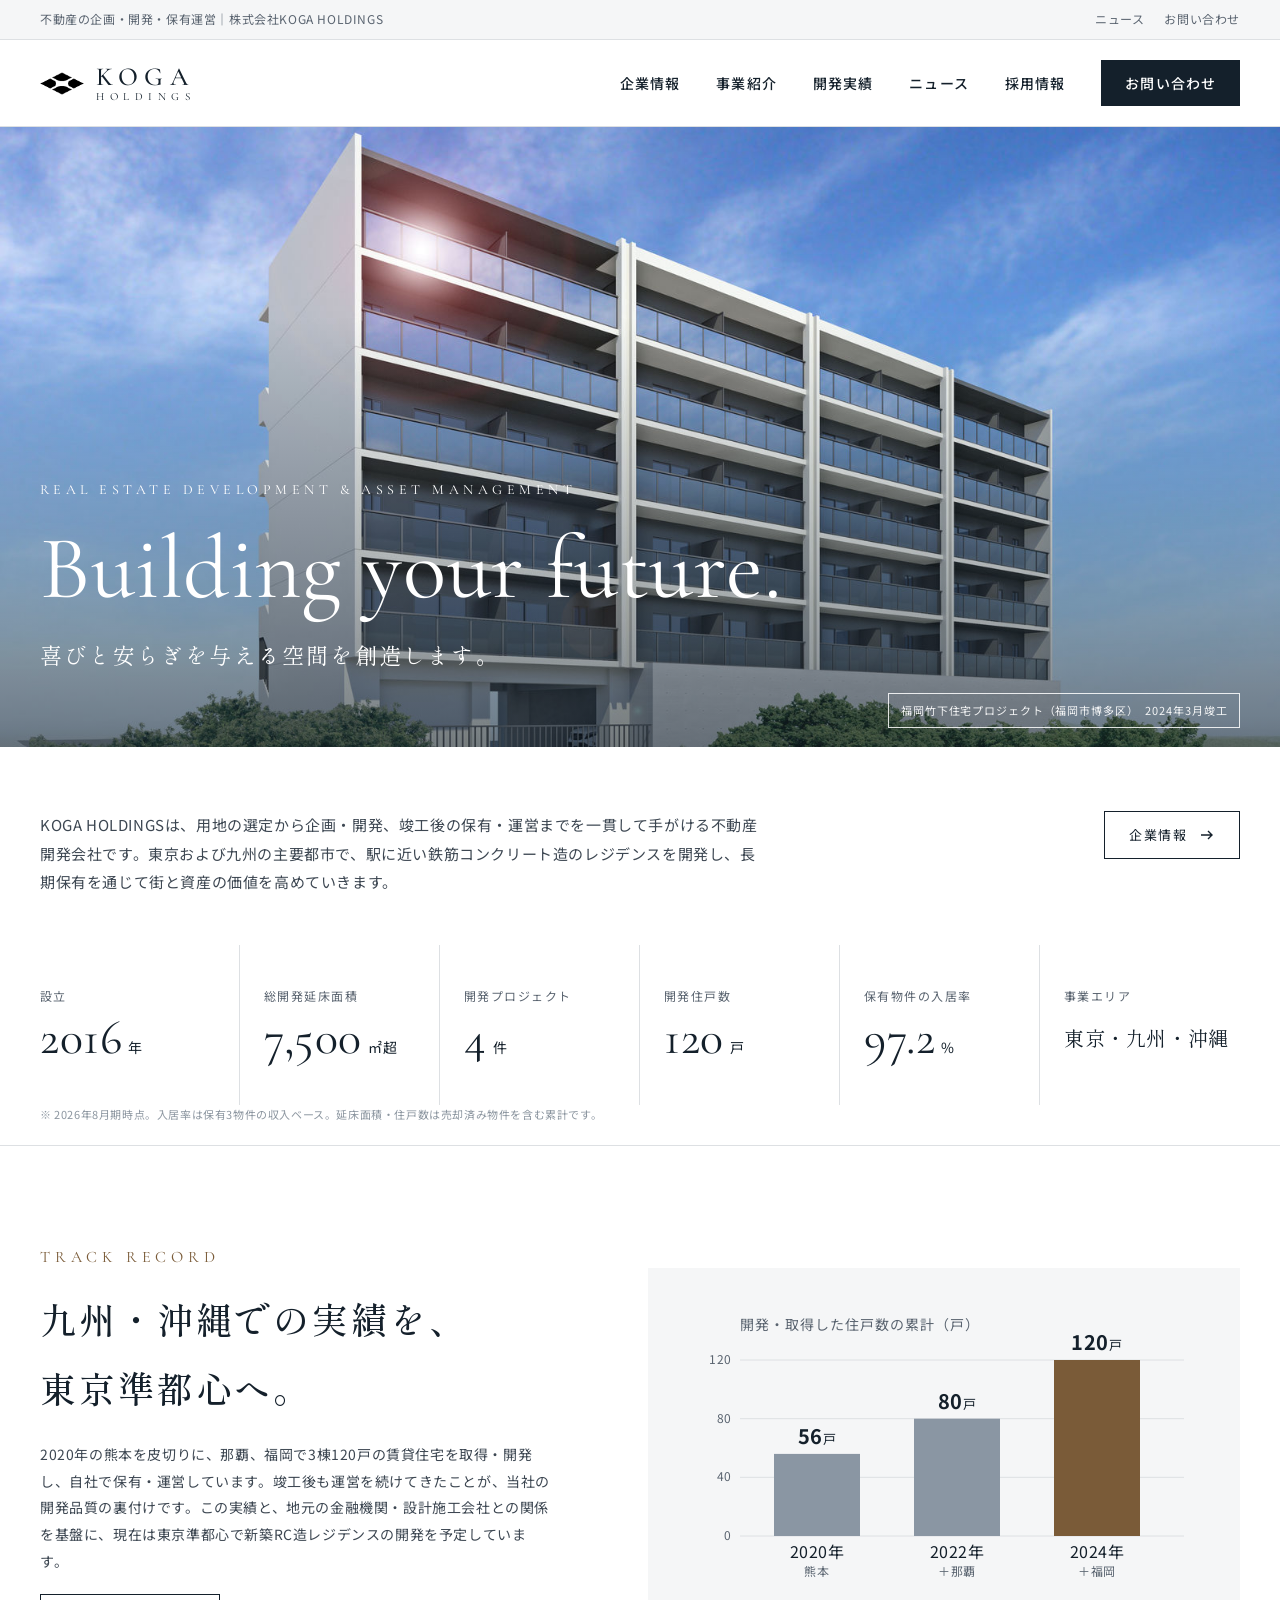
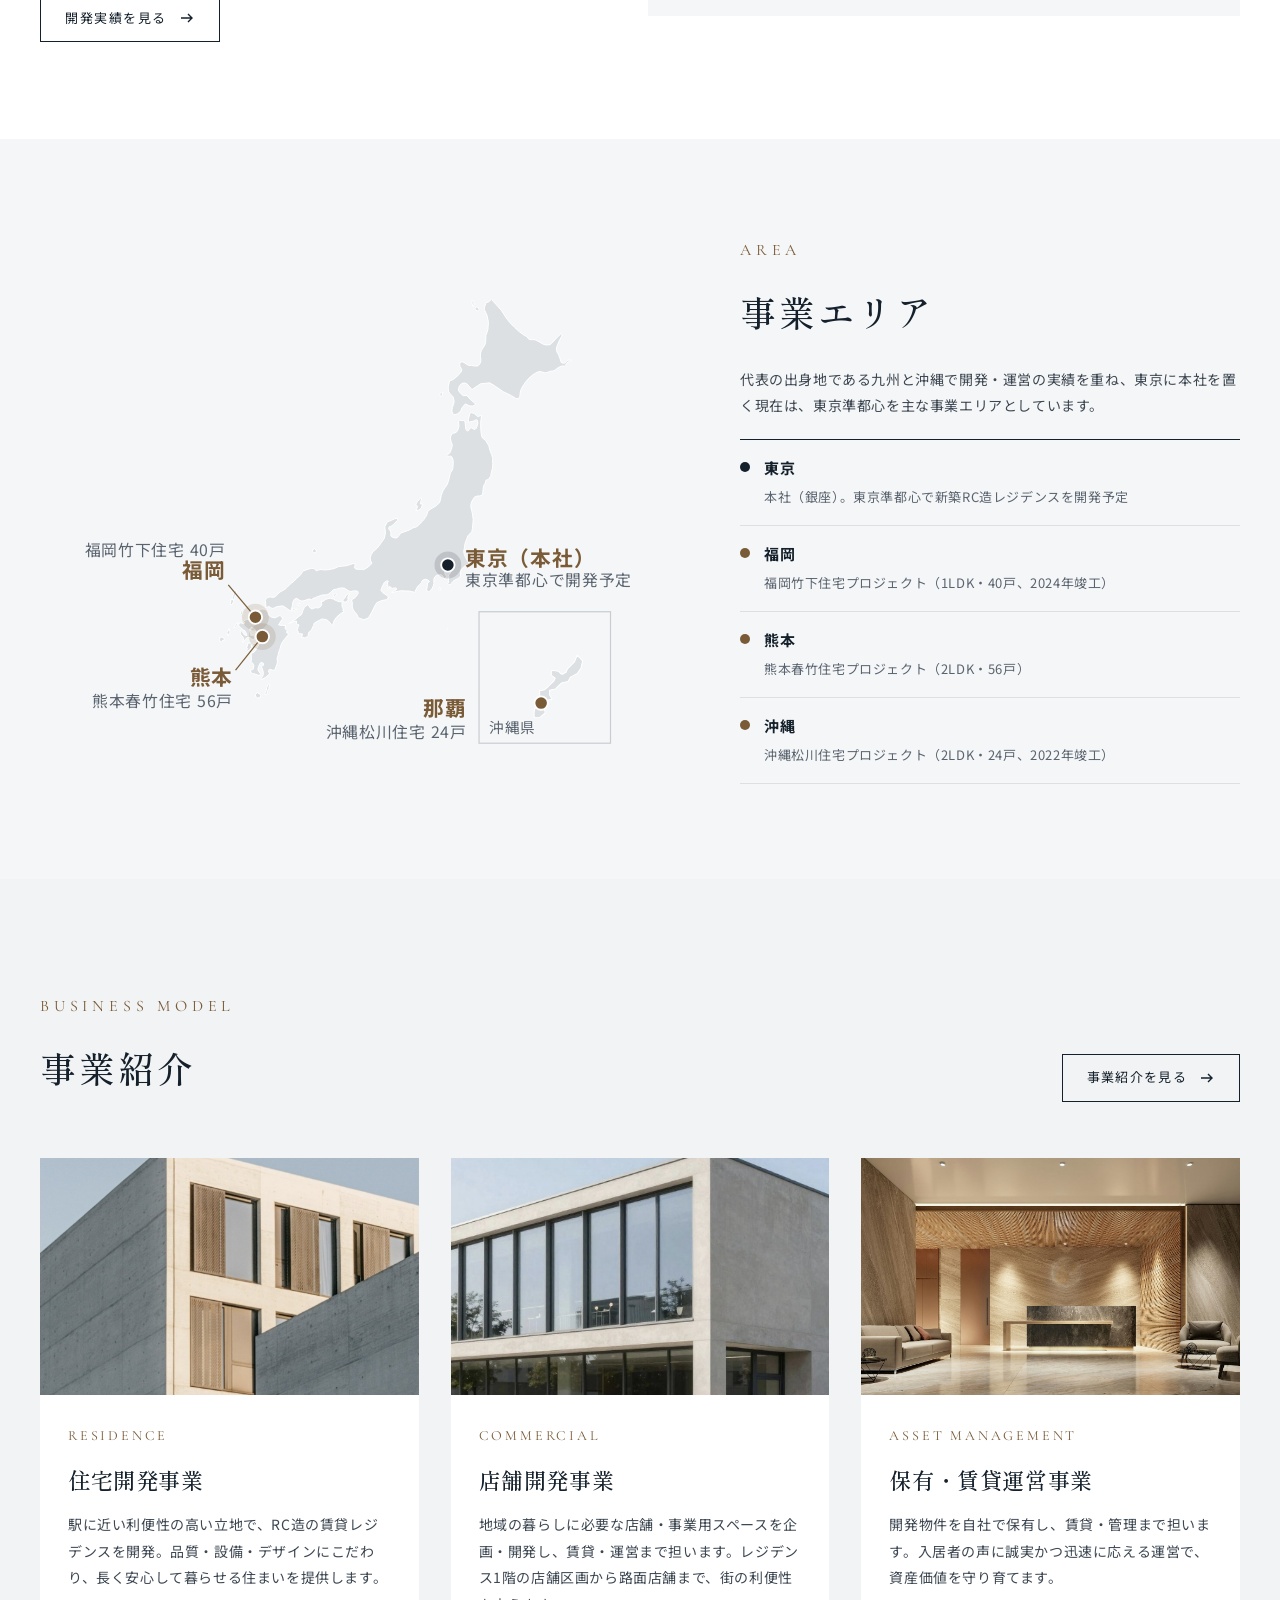
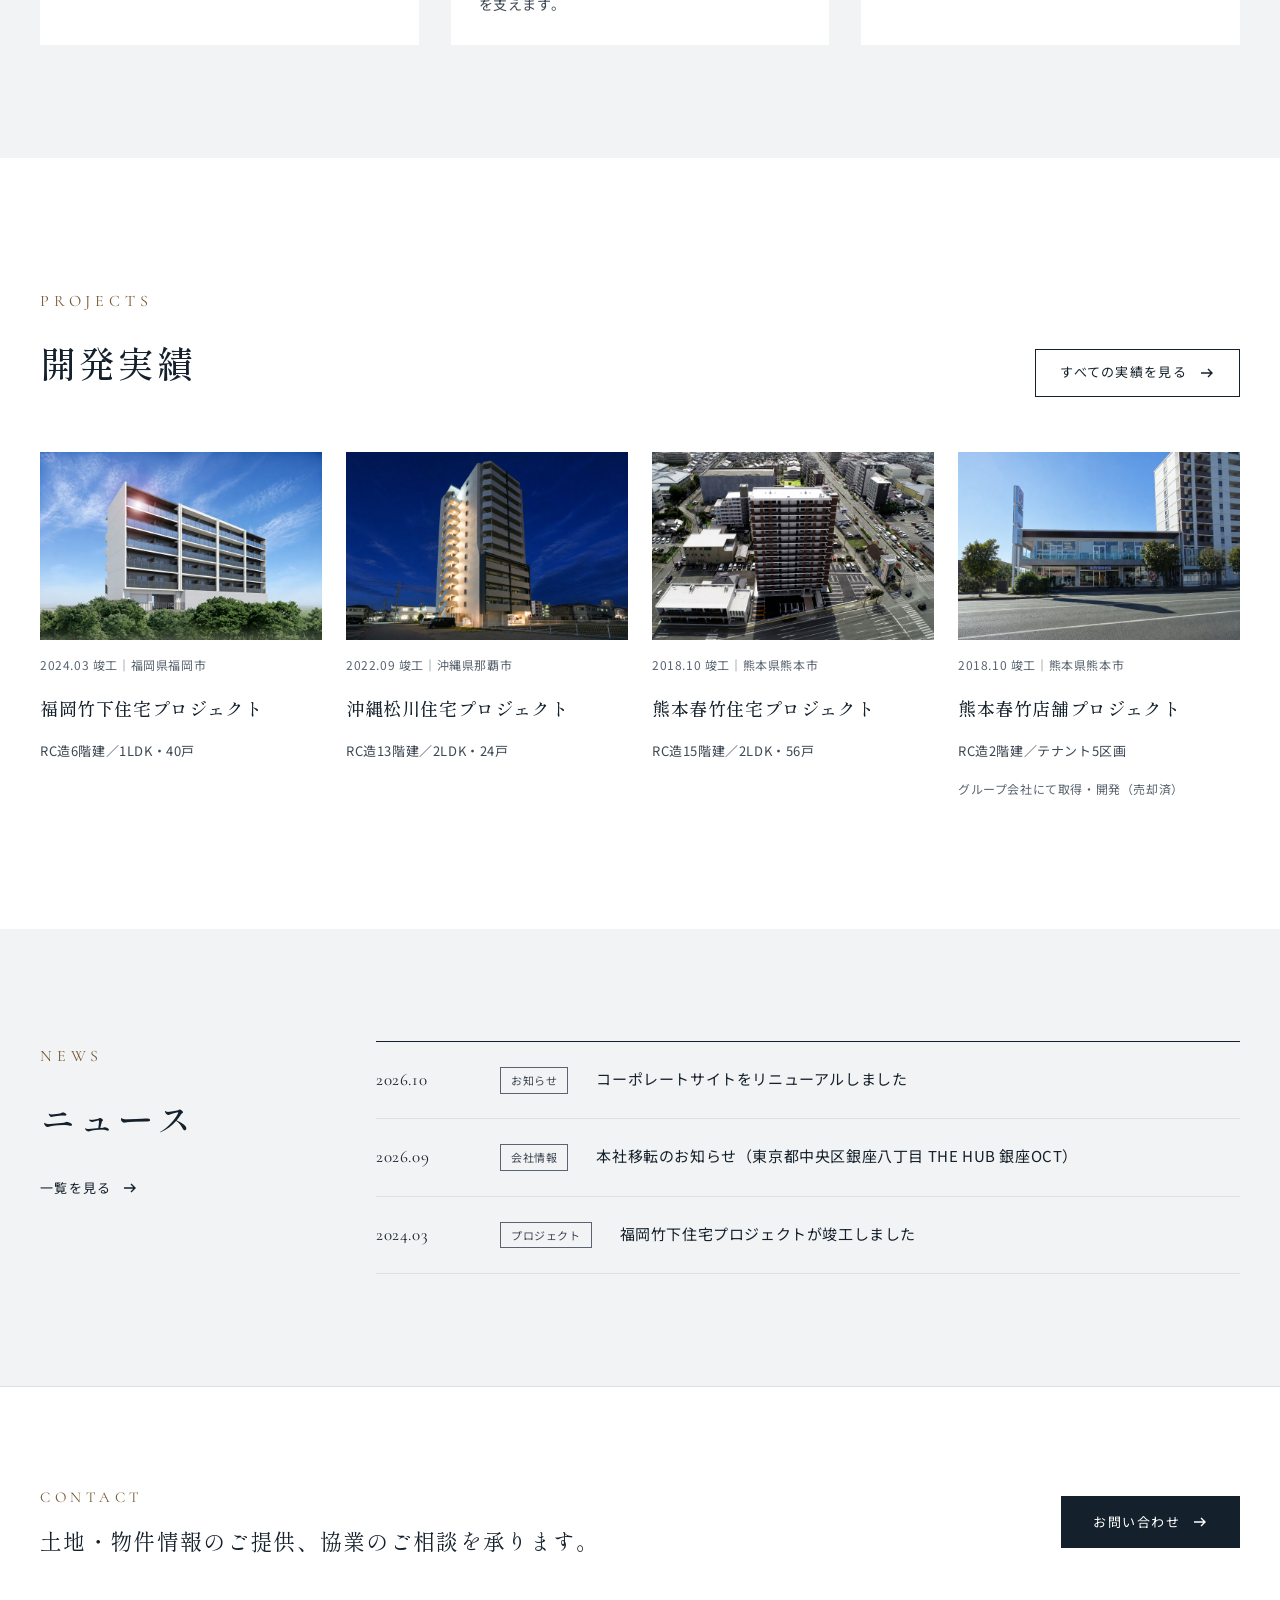
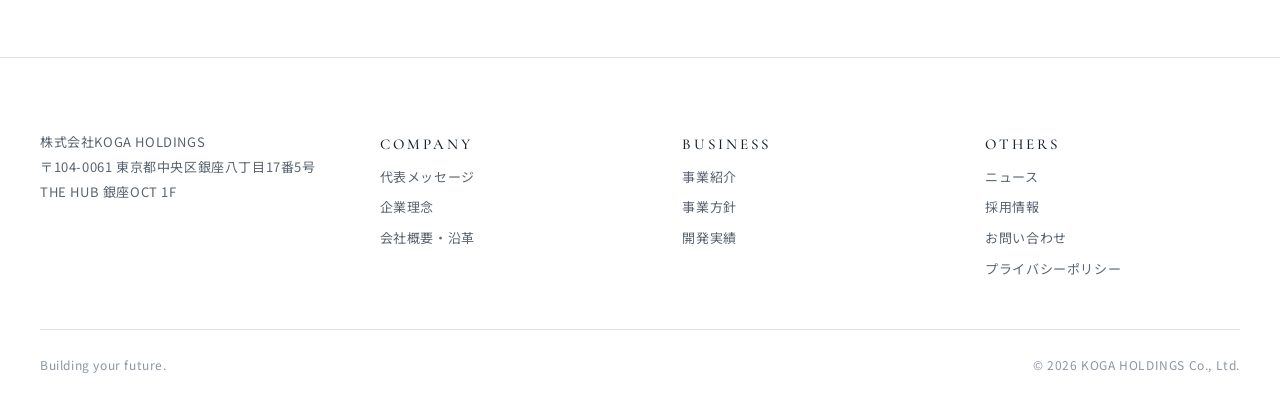
<file: index.html>
<!doctype html>
<html lang="ja">
<head>
<meta charset="utf-8">
<meta name="viewport" content="width=device-width, initial-scale=1">
<title>株式会社KOGA HOLDINGS｜不動産の企画・開発・保有運営</title>
<meta name="description" content="株式会社KOGA HOLDINGSは、用地の選定から企画・開発、竣工後の保有・運営までを一貫して手がける不動産開発会社です。Building your future. 喜びと安らぎを与える空間を創造します。">
<meta property="og:site_name" content="株式会社KOGA HOLDINGS">
<meta property="og:title" content="株式会社KOGA HOLDINGS｜不動産の企画・開発・保有運営">
<meta property="og:description" content="株式会社KOGA HOLDINGSは、用地の選定から企画・開発、竣工後の保有・運営までを一貫して手がける不動産開発会社です。Building your future. 喜びと安らぎを与える空間を創造します。">
<meta property="og:type" content="website">
<meta property="og:image" content="https://www.kogahd.jp/images/takeshita-hero.jpg">
<link rel="icon" href="images/logo.png" type="image/png">
<link rel="preconnect" href="https://fonts.googleapis.com">
<link rel="preconnect" href="https://fonts.gstatic.com" crossorigin>
<link href="https://fonts.googleapis.com/css2?family=Cormorant+Garamond:wght@400;500&family=Shippori+Mincho:wght@500;600&family=Noto+Sans+JP:wght@400;500;700&display=swap" rel="stylesheet">
<link rel="stylesheet" href="style.css?v=20261026a">
<script src="site.js?v=20261026a"></script>
</head>
<body>
<div style="width: 100%; background: #FFFFFF; color: #14202B; font-family: 'Noto Sans JP', system-ui, sans-serif; font-size: 15px; line-height: 1.9; letter-spacing: 0.04em">
<div class="topbar" style="background: #F5F6F7; color: #5A6470; border-bottom: 1px solid #DDE0E3; font-size: 12px">
<div style="max-width: 1280px; margin: 0 auto; padding: 8px 40px; display: flex; flex-wrap: wrap; justify-content: space-between; gap: 8px 24px">
<span>不動産の企画・開発・保有運営｜株式会社KOGA HOLDINGS</span>
<div style="display: flex; gap: 20px">
<a href="#news" style="color: #5A6470">ニュース</a>
<a href="contact.html" style="color: #5A6470">お問い合わせ</a>
</div>
</div>
</div>
<header style="background: #FFFFFF; border-bottom: 1px solid #DDE0E3">
<div style="max-width: 1280px; margin: 0 auto; padding: 20px 40px; display: flex; flex-wrap: wrap; align-items: center; justify-content: space-between; gap: 16px 40px">
<a href="index.html" style="display: flex; align-items: center; line-height: 1.1">
<img src="images/logo.png" alt="" aria-hidden="true" style="width: 44px; height: 23px; display: block; margin-right: 12px"><span style="display: flex; flex-direction: column">
<span style="font-family: 'Cormorant Garamond', serif; font-size: 26px; letter-spacing: 0.24em; font-weight: 500">KOGA</span>
<span style="font-family: 'Cormorant Garamond', serif; font-size: 11px; letter-spacing: 0.5em">HOLDINGS</span>
</span>
</a>
<button class="nav-toggle" type="button" aria-label="メニューを開く" aria-expanded="false"><span></span><span></span><span></span></button>
<nav class="site-nav" aria-label="メインメニュー" style="display: flex; flex-wrap: wrap; align-items: center; gap: 4px 36px; font-size: 14px; font-weight: 500; letter-spacing: 0.08em">
<a href="company.html" style="padding: 10px 0">企業情報</a>
<a href="business.html" style="padding: 10px 0">事業紹介</a>
<a href="projects.html" style="padding: 10px 0">開発実績</a>
<a href="news.html" style="padding: 10px 0">ニュース</a>
<a href="recruit.html" style="padding: 10px 0">採用情報</a>
<a href="contact.html" style="padding: 10px 24px; background: #14202B; color: #FFFFFF">お問い合わせ</a>
</nav>
</div>
</header>
<section style="position: relative; background: #14202B; min-height: 620px; display: flex; align-items: flex-end; overflow: hidden">
<img src="images/takeshita-hero.jpg" alt="福岡竹下住宅プロジェクト 外観" style="position: absolute; inset: 0; width: 100%; height: 100%; object-fit: cover; display: block">
<div style="position: relative; width: 100%; background: linear-gradient(to top, rgba(20,32,43,0.55), rgba(20,32,43,0))">
<div class="hero-text" style="max-width: 1280px; margin: 0 auto; padding: 160px 40px 72px; display: flex; flex-direction: column; gap: 20px; color: #FFFFFF">
<p style="margin: 0; font-family: 'Cormorant Garamond', serif; font-size: 14px; letter-spacing: 0.32em">REAL ESTATE DEVELOPMENT &amp; ASSET MANAGEMENT</p>
<h1 style="margin: 0; font-family: 'Cormorant Garamond', serif; font-weight: 400; font-size: clamp(48px, 7vw, 96px); line-height: 1.0">Building your future.</h1>
<p style="margin: 0; font-family: 'Shippori Mincho', serif; font-size: clamp(16px, 1.8vw, 22px); letter-spacing: 0.1em">喜びと安らぎを与える空間を創造します。</p>
</div>
<p class="hero-cap" style="position: absolute; right: 40px; bottom: 20px; margin: 0; padding: 6px 12px; border: 1px solid rgba(255,255,255,0.85); font-size: 11px; letter-spacing: 0.08em; color: rgba(255,255,255,0.92); white-space: nowrap">福岡竹下住宅プロジェクト（福岡市博多区）　2024年3月竣工</p>
</div>
</section>
<section style="background: #FFFFFF">
<div style="max-width: 1280px; margin: 0 auto; padding: 64px 40px 0; display: flex; flex-wrap: wrap; justify-content: space-between; align-items: flex-start; gap: 24px 48px">
<p style="margin: 0; flex: 999 1 560px; min-width: 0; max-width: 720px; font-size: 15px; color: #3D4752">KOGA HOLDINGSは、用地の選定から企画・開発、竣工後の保有・運営までを一貫して手がける不動産開発会社です。東京および九州の主要都市で、駅に近い鉄筋コンクリート造のレジデンスを開発し、長期保有を通じて街と資産の価値を高めていきます。</p>
<a href="company.html" style="display: inline-flex; align-items: center; gap: 12px; min-height: 48px; padding: 0 24px; border: 1px solid #14202B; font-size: 13px; letter-spacing: 0.12em">企業情報
<svg aria-hidden="true" width="16" height="16" viewBox="0 0 16 16" fill="none" stroke="currentColor" stroke-width="1.4"><path d="M2 8h11M9 4l4 4-4 4"></path></svg></a>
</div>
</section>
<section style="background: #FFFFFF; border-bottom: 1px solid #DDE0E3; margin-top: 48px">
<div class="kpi" style="max-width: 1280px; margin: 0 auto; padding: 0 40px; display: grid; grid-template-columns: repeat(auto-fit, minmax(200px, 1fr))">
<div style="padding: 40px 24px 40px 0; border-right: 1px solid #DDE0E3; display: flex; flex-direction: column; gap: 4px">
<span style="font-size: 12px; color: #5A6470; letter-spacing: 0.12em">設立</span>
<span style="font-family: 'Cormorant Garamond', serif; font-size: 48px; line-height: 1.1">2016<span style="font-family: 'Noto Sans JP', sans-serif; font-size: 14px; margin-left: 6px">年</span></span>
</div>
<div style="padding: 40px 24px; border-right: 1px solid #DDE0E3; display: flex; flex-direction: column; gap: 4px">
<span style="font-size: 12px; color: #5A6470; letter-spacing: 0.12em">総開発延床面積</span>
<span style="font-family: 'Cormorant Garamond', serif; font-size: 48px; line-height: 1.1">7,500<span style="font-family: 'Noto Sans JP', sans-serif; font-size: 14px; margin-left: 6px">㎡超</span></span>
</div>
<div style="padding: 40px 24px; border-right: 1px solid #DDE0E3; display: flex; flex-direction: column; gap: 4px">
<span style="font-size: 12px; color: #5A6470; letter-spacing: 0.12em">開発プロジェクト</span>
<span style="font-family: 'Cormorant Garamond', serif; font-size: 48px; line-height: 1.1">4<span style="font-family: 'Noto Sans JP', sans-serif; font-size: 14px; margin-left: 6px">件</span></span>
</div>
<div style="padding: 40px 24px; border-right: 1px solid #DDE0E3; display: flex; flex-direction: column; gap: 4px">
<span style="font-size: 12px; color: #5A6470; letter-spacing: 0.12em">開発住戸数</span>
<span style="font-family: 'Cormorant Garamond', serif; font-size: 48px; line-height: 1.1">120<span style="font-family: 'Noto Sans JP', sans-serif; font-size: 14px; margin-left: 6px">戸</span></span>
</div>
<div style="padding: 40px 24px; border-right: 1px solid #DDE0E3; display: flex; flex-direction: column; gap: 4px">
<span style="font-size: 12px; color: #5A6470; letter-spacing: 0.12em">保有物件の入居率</span>
<span style="font-family: 'Cormorant Garamond', serif; font-size: 48px; line-height: 1.1">97.2<span style="font-family: 'Noto Sans JP', sans-serif; font-size: 14px; margin-left: 6px">%</span></span>
</div>
<div style="padding: 40px 24px; display: flex; flex-direction: column; gap: 4px">
<span style="font-size: 12px; color: #5A6470; letter-spacing: 0.12em">事業エリア</span>
<span style="font-family: 'Shippori Mincho', serif; font-size: 20px; line-height: 2.6; white-space: nowrap">東京・九州・沖縄</span>
</div>
</div>
<p style="max-width: 1280px; margin: 0 auto; padding: 0 40px 20px; font-size: 11px; color: #8C96A0">※ 2026年8月期時点。入居率は保有3物件の収入ベース。延床面積・住戸数は売却済み物件を含む累計です。</p>
</section>
<section class="sec-tight" style="padding: 96px 40px; background: #FFFFFF">
<div style="max-width: 1200px; margin: 0 auto; display: flex; flex-wrap: wrap; gap: 48px 96px; align-items: center">
<div style="flex: 1 1 320px; min-width: 0; display: flex; flex-direction: column; gap: 20px">
<div>
<p style="margin: 0 0 12px; font-family: 'Cormorant Garamond', serif; font-size: 16px; letter-spacing: 0.3em; color: #7A5B38">TRACK RECORD</p>
<h2 style="margin: 0; font-family: 'Shippori Mincho', serif; font-weight: 500; font-size: clamp(26px, 3vw, 36px); letter-spacing: 0.08em">九州・沖縄での実績を、<br>東京準都心へ。</h2>
</div>
<p style="margin: 0; font-size: 14px; color: #3D4752">2020年の熊本を皮切りに、那覇、福岡で3棟120戸の賃貸住宅を取得・開発し、自社で保有・運営しています。竣工後も運営を続けてきたことが、当社の開発品質の裏付けです。この実績と、地元の金融機関・設計施工会社との関係を基盤に、現在は東京準都心で新築RC造レジデンスの開発を予定しています。</p>
<a href="projects.html" style="align-self: flex-start; display: inline-flex; align-items: center; gap: 12px; min-height: 48px; padding: 0 24px; border: 1px solid #14202B; font-size: 13px; letter-spacing: 0.12em">開発実績を見る
<svg aria-hidden="true" width="16" height="16" viewBox="0 0 16 16" fill="none" stroke="currentColor" stroke-width="1.4"><path d="M2 8h11M9 4l4 4-4 4"></path></svg></a>
</div>
<div style="flex: 1 1 400px; min-width: 0; background: #F5F6F7; padding: 32px 24px 16px">
<svg viewBox="0 0 520 300" role="img" aria-label="開発・取得した住戸数の累計。2020年56戸、2022年80戸、2024年120戸" style="width: 100%; max-width: 520px; height: auto; display: block; margin: 0 auto; font-family: 'Noto Sans JP', system-ui, sans-serif">
<line x1="56" x2="500" y1="236.0" y2="236.0" stroke="#DDE0E3" stroke-width="1"/>
<text x="48" y="240.0" text-anchor="end" font-size="12" fill="#5A6470">0</text>
<line x1="56" x2="500" y1="177.3" y2="177.3" stroke="#DDE0E3" stroke-width="1"/>
<text x="48" y="181.3" text-anchor="end" font-size="12" fill="#5A6470">40</text>
<line x1="56" x2="500" y1="118.7" y2="118.7" stroke="#DDE0E3" stroke-width="1"/>
<text x="48" y="122.7" text-anchor="end" font-size="12" fill="#5A6470">80</text>
<line x1="56" x2="500" y1="60.0" y2="60.0" stroke="#DDE0E3" stroke-width="1"/>
<text x="48" y="64.0" text-anchor="end" font-size="12" fill="#5A6470">120</text>
<rect x="90" y="153.9" width="86" height="82.1" fill="#8A96A3"/>
<text x="133.0" y="143.9" text-anchor="middle" font-size="20" font-weight="700" fill="#14202B">56<tspan font-size="13" font-weight="400">戸</tspan></text>
<text x="133.0" y="258" text-anchor="middle" font-size="16" fill="#14202B">2020年</text>
<text x="133.0" y="276" text-anchor="middle" font-size="12" fill="#5A6470">熊本</text>
<rect x="230" y="118.7" width="86" height="117.3" fill="#8A96A3"/>
<text x="273.0" y="108.7" text-anchor="middle" font-size="20" font-weight="700" fill="#14202B">80<tspan font-size="13" font-weight="400">戸</tspan></text>
<text x="273.0" y="258" text-anchor="middle" font-size="16" fill="#14202B">2022年</text>
<text x="273.0" y="276" text-anchor="middle" font-size="12" fill="#5A6470">＋那覇</text>
<rect x="370" y="60.0" width="86" height="176.0" fill="#7A5B38"/>
<text x="413.0" y="50.0" text-anchor="middle" font-size="20" font-weight="700" fill="#14202B">120<tspan font-size="13" font-weight="400">戸</tspan></text>
<text x="413.0" y="258" text-anchor="middle" font-size="16" fill="#14202B">2024年</text>
<text x="413.0" y="276" text-anchor="middle" font-size="12" fill="#5A6470">＋福岡</text>
<text x="56" y="30" font-size="14" fill="#5A6470" letter-spacing="1">開発・取得した住戸数の累計（戸）</text>
</svg>
</div>
</div>
</section>
<section class="sec-tight" style="padding: 96px 40px; background: #F5F6F7">
<div style="max-width: 1200px; margin: 0 auto; display: flex; flex-wrap: wrap; gap: 40px 80px; align-items: center">
<div style="flex: 1 1 440px; min-width: 0">
<svg class="jp-map" viewBox="0 0 460 400" role="img" aria-label="事業エリアの地図。東京（本社）、福岡、熊本、沖縄・那覇に拠点" style="width: 100%; max-width: 560px; height: auto; display: block; margin: 0 auto">
<g transform="translate(120,0)"><path d="M82.2,234.9L81.5,235.7L80,235.4L79.2,234.3L79.5,233L81,232.1L82.4,234ZM165.9,200.8L164.3,200.9L163.9,200.7L164.8,200.1L164.9,199.3L165.5,197.7L165.5,197.2L164.2,197.1L164.3,195.4L165.3,193.6L167.9,190.8L168.5,190.3L168.7,191.5L167.9,194.4L167.7,195.4L169.8,195.6L168.4,199.1ZM108.5,274.4L106.7,276.1L105.1,276L104.3,275.2L104.1,274.3L105.6,272.7L106.8,270.6L108,269.7L109,269.1L109.7,269.2L108.1,272.1ZM36,354.5L34.1,354.9L33,354.4L32.1,352L33.9,350.5L36.4,352L36.9,352.4ZM41.7,351.9L40.2,352.1L40.2,350.9L41.3,348.4L41.5,346.5L42.5,344.1L43,343.6L43.4,343.4L43.8,344.2L43.3,347L42.2,349.3ZM26.9,315.8L25.6,316.5L25.4,315.8L24.9,315.5L25.8,314.5L25.8,314.1L25.2,313.5L25.9,311L25.7,310L28.4,309.5L28.9,310.6L28.9,313.6ZM13.4,277.7L12.3,278.5L11.8,277.3L12.3,273.7L14.4,274.4L14.4,275.5ZM15.2,273L14.9,274L13.7,273.3L13.2,272.7L14.3,269.6L14.1,268.4L14.2,267.8L16.3,266.2L16.7,266.5L16.8,267L16.6,267.7L16.8,269.2L15.1,271.7ZM3.1,304.7L3.7,305.2L4.7,304.9L5.5,304.9L6,305.1L6.7,306.5L6.9,307.4L5.7,307.5L5.2,307.6L4.5,308.7L3.6,308.3L2.9,307.8L2.8,307.2ZM31.9,311.9L30.5,312L29.8,311.8L29.6,311.1L31.7,309.9L33.3,310.1L32.6,311.2ZM211.8,31.6L211.1,33.2L210.3,30.9L210.1,28.5L210.6,28.5L211.5,28.9L211.7,30ZM215.5,36.7L214.4,36.9L213,35.9L212.8,34.7L213.8,33.7L214.8,34.1L215.8,35.3L216.1,36ZM185,107.3L184.6,107.4L184.2,107.2L183.9,105.6L184.2,104.6L185.3,104L186.3,103.8L185.4,107ZM98.7,270.4L98.4,270.8L98.1,270.7L97,271.6L96.8,270.7L96,270.1L95.9,269.7L98.3,269.3L99.1,269.6ZM184.6,265.4L184.4,266.4L183.5,266.2L183.1,265.5L183.1,264.4L184.1,264.4ZM10,303.6L9.6,303.8L9.1,302L8.7,301.4L9.3,301L10.6,297.7L10.8,299L11.3,300.3L11.8,300.5L11.3,301.5L10.6,301.8ZM17,295.9L15.8,296.9L14.9,296.9L15.7,295.7L15.8,295.2L16.5,293.7L17.8,293.2L18.3,293.1L17.3,294.7ZM22.1,285.3L20.9,286.2L20.1,285.5L20.5,283.7L20.8,283.1L21.8,283.7ZM68.9,277.9L68.4,278.7L66.9,278.5L67.5,277.7L68,276.9L68.3,276.7L68.6,277.6ZM63.7,281.3L64.5,282.1L66.4,281.8L66.6,282L66.1,282.6L65.2,283.3L63.7,282.8L62.7,282.8L62.6,281.7L62.7,281.3ZM20.8,327.1L20.3,327.5L20.6,325.9L22,324.6L22.1,325.4ZM258,60.4L260.1,60.5L261.1,60.5L262.7,60.8L269.1,64.4L271,64.8L273,64.8L274.4,64.6L275.6,63.6L279.5,59.3L283.6,55.3L284.1,55.5L284.1,56.6L283.8,57.8L281.9,61.4L279.9,66.2L279.5,68.6L280.2,71L281.4,73L282.4,75.7L283.6,79.4L285.2,79.8L286,79.9L287.6,78.8L289.1,77.4L290.5,77.2L291.8,77.5L290,78.4L288.3,79.6L286.8,81.9L286.3,82.3L284.6,82.2L283.6,82.3L281.7,83.2L279.9,84.3L278.3,85.6L276.5,86.3L274.6,86.5L271.6,87.6L269.7,87.6L266.1,86.7L264.3,87L260.5,89.1L257,92.1L254,95.6L251.4,99.7L250.4,101.8L249.8,104.2L249.7,105.8L249.4,107.2L248.9,108.3L248.2,109.2L246,108.7L242.6,106.5L235.9,103.3L228.8,98.4L224.8,96L217.4,96.7L210.3,101.4L209.7,101L207,97.8L205.7,96.5L204.1,96.2L202.9,96.2L201.8,96.5L200.2,98.1L199.6,99.3L199.2,100.6L199.1,101.6L199.2,102.5L200.8,104.6L202.6,106.2L203.4,106.5L205.2,106.4L206.1,106.5L209,109.7L212.4,112.6L213.1,113.6L211.9,114.6L210.6,115.1L209,115L207.5,114.6L204.8,113.3L203.7,114.4L202,116.6L201,118.9L200.2,120L198.3,121.4L196.2,122.2L195.2,121.9L194.3,121L193.9,120L193.7,118.7L194.1,116L195.1,113.6L195.5,111.1L194.7,107.6L194.2,106.9L192,104.8L190.9,102.9L190.7,100.4L190.8,99L191.4,96L191.9,94.4L192.9,93.9L194,93.6L195.7,92.5L197.5,91.1L199.2,89.4L201,87.4L201.9,85.2L200.4,82.5L200.1,80.9L200.3,79.4L201.9,78.6L203.5,79.2L206.9,81.4L207.5,81.6L209.8,81.7L212.9,82.2L214.7,82.1L215.5,81.8L216.9,79.9L217.5,77.6L217.2,74.5L217.2,71.5L218.1,69.1L220.7,65L221.4,62.7L221.6,57L222.6,54.5L223.3,51.8L223.7,46.3L222.7,41L221.6,38.4L220.4,35.9L220.5,33.5L221.5,31.3L221.5,30.6L221.8,30L223.6,29.6L224.5,29.1L225.3,28L226.3,27.4L227,28L227.6,29.1L230.2,31.8L234.4,36.6L239.2,43.9L242.2,47.4L245.4,50.6L249,53.9L252.8,56.7L255.2,58L256.9,60.1ZM45.3,288.3L47.6,288.9L48.5,288.9L49.4,288.6L50.8,287.8L52.2,287.2L53.2,287.6L54,288.3L54.5,289.2L54.3,290.3L52.7,292.5L51.4,294.9L54.4,295.3L57.4,295.3L56.7,296.8L56.7,298L57.6,298.6L58.3,299.4L58.1,300.2L57.7,300.9L59.3,302L59.2,302.7L58.8,303.5L54.7,308.5L53.4,311.1L52.7,313.9L51.9,315.9L51.3,318L50.8,320.3L50.1,322.6L50.4,324.7L50.1,326.9L48.1,332.1L46.5,332L44.7,331.4L43.6,331.5L43,332.6L44,335L40.7,337.9L37.1,339.8L37,338.9L37.4,338.2L37.9,337.7L38.3,337L38.9,334.8L38.5,332.5L37.5,329.7L37.4,328.7L38.1,328.3L38.7,328.2L38.9,327.8L39,326.9L38.6,326.1L37.6,325.9L36.5,325.9L35.9,327L34.9,329L34.4,331L34.6,332.1L35,333.1L36.4,334.8L36,335.8L35.5,336.5L30.8,334.8L29.8,334.7L28.9,334.3L28,332L30,331.5L30.5,331.2L30.7,330.4L31,328.2L30.1,326.3L29.3,325.7L28.7,324.9L29.1,323.3L28.9,321.3L28.8,318.5L29.2,318L30.9,317.5L32.2,316L33.3,314.3L35,311.3L36.3,308L35,307.8L33.9,307.3L35.1,305.7L34.7,303.8L33,301.4L31.9,298.5L30.4,297.3L29.5,296.8L28.5,297.5L27.6,298.3L28.4,300.1L28.4,301.7L28.5,303.4L29.3,303.4L30.3,303.1L31,303.3L31.5,304.2L31.6,305.3L31.3,306.4L30.6,306.9L29.6,306.8L28.8,306.3L28.1,305.4L26.4,305L24.7,305.9L23,308L21.7,309L22.3,307.5L22.6,305.9L22,304.8L20.3,302.9L20,301.8L19.8,300.5L20.1,299.2L21.8,300.7L22.7,302.5L23.9,303.3L25.4,303.4L24.3,300.6L23.8,299.9L22.1,298.7L19.9,296.7L18.5,295.6L19,293.5L19.8,293.1L20.6,293.2L22.9,293.9L23.2,292.8L22.8,292.3L22.6,291.6L24.2,290.7L26.7,289.9L27.3,289.5L27.8,288.7L28.4,288.4L30.2,288.4L31.7,287.6L32.9,285.6L33.2,284.5L33.7,283.6L36.8,281.9L37.6,281.7L39.6,281.9L41.6,282.8L42.5,284.7L43.3,286.9ZM98.9,275L101.2,275.8L103.5,275.6L103.5,279.3L103.8,280.6L104.5,281.7L104.2,283.3L105.3,283.9L102.1,285.7L99.2,288.2L97.9,289.8L96.9,291.6L96.2,293.4L95.9,295.4L94.9,294.6L92.1,291.4L90.4,290.5L87.5,290L86.6,290.1L80.8,293.2L80,295.4L78.4,298.7L77.7,299.8L76.9,300.1L76.3,300.7L75.6,303.5L73.8,305.3L72.7,305.4L70.8,304.9L70,305.1L71.1,302.3L69.3,302L67.5,302.1L67.5,300.2L66.4,299.2L67.2,297.8L67.2,296.8L67.7,296.1L67.9,295.3L67.8,294.5L66.7,294.3L66,293.7L66.1,291.7L65.5,291.7L63.9,292L60.6,293.5L59.7,293.5L61.1,292.5L64,291L65.3,290.1L68.2,287.7L70,286.5L70.9,284.5L71.2,283.2L71.8,282.1L72.4,280.4L73.3,279.8L74.9,278.3L75.8,278.4L76.9,280.3L78.3,281.7L79.2,281.6L81.1,280.8L81.9,280.7L84,280.8L85.8,279.9L86.6,278.8L86.8,277.5L86.1,275.3L87,275.5L87.9,275.4L89.9,274L91.9,273.2L94.1,272.9L96.5,273.7ZM214.4,123.3L215,123.7L218.2,122.6L217.6,126L217.3,129.5L217.5,135.2L217.8,137.8L218.3,140.3L219.6,142L221.4,143.3L223.9,147.3L225.3,152.3L226.3,154.7L227,157.2L227.2,158.3L227.2,159.5L227,161L227.3,162.3L227,166.2L225.8,170.8L225.7,173.1L224.7,173.6L224.1,174.7L223.6,175.2L223,175.5L222.2,175.7L221.6,176.1L221.4,177.3L221,178.5L220.3,179.5L219.8,180.7L219.3,183.5L219.1,186.4L218.4,188.4L216.7,188.9L214.8,188.9L212.4,189.8L211.8,190.3L209.9,193.8L209.3,195.9L209.3,198.1L209.9,200.8L210.6,203.5L211.2,208.4L210.6,215.8L210,218.2L208.8,219.8L207.8,220.5L207,221.4L206,223.8L204.3,228.6L204.1,229.9L204.1,231.1L203.7,232.7L203.4,234.3L203.7,236.2L204.2,237.9L206.5,242.4L207.4,243.7L208.4,244.9L204.5,246.2L203.8,246.8L201.4,249.3L200.7,251.7L200.8,254.3L200.3,255.3L199.7,256.1L199,256.6L196.4,257.8L194.7,259L193.1,260.9L192.4,261.9L191.1,261.6L190.3,260.7L191.1,259.6L190.9,258.3L191.2,255L190.8,253.7L192.2,252.7L192.8,251.1L194.2,249.8L195.2,248.7L195.4,247.8L194.5,246.7L193.5,246L192.2,246L190.9,246.2L190.2,247.2L189.9,248.5L189.9,249.1L189.8,249.6L187.9,251.4L188.1,253.2L188.7,254.2L189.4,254.6L189.2,255.2L188.3,256.7L187.6,256.9L186.4,254.8L184.9,253.7L183,253.7L181.1,254.1L179.6,255.5L179.1,256.6L178.8,257.8L179,260.7L178.3,263.1L177.2,265.2L176.6,266L175.2,267.4L174.2,267.6L173.4,267L172.9,266L173.6,262.4L173.6,260.3L175.3,259.3L173.9,257.8L172.2,257.3L169.8,258L169.1,258.9L168.7,260.1L167.4,261.6L165.9,262.9L164.4,265.3L163.3,268.1L159.8,267.2L157.8,267L155.9,267L152.4,266.7L148.6,267.3L144.3,268.3L144.6,267.6L148.1,265.9L148.3,265.4L147.9,264.5L147,264.4L144.9,264.8L143.8,264.6L143.4,263.6L142.6,263.2L142.2,263.6L142.3,265.5L141.8,265.8L141.1,265.3L141.4,263.8L140.9,261.6L140.8,260.2L141.5,259.1L140.8,258.6L140,258.8L138.9,259.3L138.1,260.1L136.1,264.1L135.4,266.4L136.8,268.2L140.6,270.8L141.2,271.4L141.3,272.5L140.8,273.6L139.8,274.1L135.6,275L132,276.6L130.9,278.3L127.7,284.7L125.1,289.1L121.3,290.6L117.3,289.2L116.3,287.7L115.4,285.8L113.9,284.2L112.6,282.3L111.8,280.1L111.9,276.5L111.3,274.4L111.9,273.8L114.1,272.5L114.8,271.7L116.1,270L116.6,269.1L116.7,267.6L115.6,266.9L113,266.9L110.4,267.4L108.5,266.7L106,265L105.3,264.6L102.7,264.5L100.8,264.8L98.9,265.5L97,265.7L96.3,266L94.1,268.1L92.3,269.5L90.7,270.1L87.4,270.3L85.7,270.7L84,271.5L83.5,271.4L81.7,272.4L79.5,273.2L78.4,274.1L76.3,273.5L72.2,275L70.2,275.2L68.2,274.4L66.3,273L64.5,273.6L63.2,275.6L62.6,279.6L61.9,281.3L61.6,283.5L60.7,283.1L55.2,279.3L54.8,279.2L50.4,279.8L49.2,280.1L47.8,280.9L46.3,281.3L44.9,280.7L43.6,279.8L42.3,280.1L41,280.7L40.5,274.9L40.7,274.1L41.6,273.1L42.4,272.2L44.6,271.9L46.8,272.2L48.3,271.8L49.6,270.7L51,269L52.6,267.7L54.7,266.6L56.8,265.4L58.6,263.7L60.3,261.9L61.9,260.5L63.6,259.3L66.2,256.6L69.6,253.5L70.9,251.2L71.7,250.5L74.7,249.3L78.6,248.3L80.5,248.4L82.3,250.4L83.4,250.1L84.3,249.6L86.4,249.3L88.4,249.6L90.5,249.6L92.5,249.4L96.4,248.7L98.5,247.9L100.5,246.9L107.6,246.1L112.6,244.4L113.3,244.5L114.1,244.9L114.2,246.2L113.6,247.6L114.2,248.5L115.1,249L119.7,249.2L121.1,249.4L123,248.5L124.8,247.3L126.7,245.7L128,244L126.8,241.8L126.6,239.4L127.6,236.7L129.1,234.5L130.9,233.1L132.5,231.6L135.8,227.2L138.2,223.7L139.1,219.3L138.6,214.1L140.6,210.2L142.6,209.5L146.6,207.7L148.7,207.2L149,208L148.9,209L145.8,212.3L144,213.6L143,214L142,214.6L141.6,215.7L143.2,217.7L143.6,219.1L143.5,220.4L143.5,221.7L145.4,223L147.4,223.4L148.3,223.4L149,223L151.4,219.8L151.9,219.3L158.6,216.9L161.9,215L163.8,214.6L165.5,213.6L169.3,209.9L170.7,208.3L172,206.4L173.1,204.2L173.9,201.8L175,200.4L181.1,196.8L183,194.9L183.7,194L184.4,191.3L184.9,188.5L185.7,186.3L186.6,184.2L188,182.1L189.5,180.1L190.4,178.1L191.7,173.3L192.3,170.6L192.7,169.6L193.4,168.8L193.9,167.8L194.3,166.6L194.5,165.5L194.8,162L194.6,159.2L193.7,156.9L192.8,156.3L191.9,156.2L190.5,156.4L189.4,155.5L189.6,154.7L190.8,154.5L191.6,154L192.2,153.2L193.2,150.7L193.9,148L194,146.8L193.1,144.6L192.5,142L192.5,140.5L193.2,138.9L194.2,137.6L195.2,137.2L196.2,137.1L197.1,136.6L198,135.9L198.4,135.1L199.2,132.8L199.5,131.5L199.1,128L199.5,127.1L200.2,126.5L201.2,126.9L202.1,127L203.2,126.9L204.3,127.3L204.5,128.1L205.2,134L205.5,134.8L206.3,135.4L207.2,135.3L208,134.4L208.4,133.2L209.5,132.9L212.6,134.3L213.6,133.3L214.3,131.9L215,129.3L214.7,127L213.9,126.2L213.2,126.4L212.5,127L211.7,127.3L207.2,128.5L207.2,126L208.2,122.1L208.7,120.9L209.5,120.3L211.4,121L212.3,121.4ZM191.1,299.3L190.8,299.5L190,298.8L189.9,298.2L190,297.9L190.5,297.8L191.6,298.5Z" fill="#DDE0E3" stroke="#FFFFFF" stroke-width="0.8" stroke-linejoin="round"/></g>
<line x1="152.3" y1="288.5" x2="130" y2="262" stroke="#7A5B38" stroke-width="1"/>
<line x1="158" y1="304.4" x2="136" y2="332" stroke="#7A5B38" stroke-width="1"/>
<circle cx="152.3" cy="288.5" r="11" fill="#7A5B38" opacity="0.15"/><circle cx="152.3" cy="288.5" r="5.5" fill="#7A5B38" stroke="#FFFFFF" stroke-width="1.5"/><text x="128" y="256" text-anchor="end" font-size="17" font-weight="700" fill="#7A5B38" font-family="'Noto Sans JP', system-ui, sans-serif">福岡</text><text x="128" y="238" text-anchor="end" font-size="13" fill="#5A6470" font-family="'Noto Sans JP', system-ui, sans-serif">福岡竹下住宅 40戸</text>
<circle cx="158" cy="304.4" r="11" fill="#7A5B38" opacity="0.15"/><circle cx="158" cy="304.4" r="5.5" fill="#7A5B38" stroke="#FFFFFF" stroke-width="1.5"/><text x="134" y="344" text-anchor="end" font-size="17" font-weight="700" fill="#7A5B38" font-family="'Noto Sans JP', system-ui, sans-serif">熊本</text><text x="134" y="362" text-anchor="end" font-size="13" fill="#5A6470" font-family="'Noto Sans JP', system-ui, sans-serif">熊本春竹住宅 56戸</text>
<circle cx="310.4" cy="245.6" r="11" fill="#14202B" opacity="0.15"/><circle cx="310.4" cy="245.6" r="5.5" fill="#14202B" stroke="#FFFFFF" stroke-width="1.5"/><text x="324.4" y="246.6" text-anchor="start" font-size="17" font-weight="700" fill="#7A5B38" font-family="'Noto Sans JP', system-ui, sans-serif">東京（本社）</text><text x="324.4" y="262.6" text-anchor="start" font-size="13" fill="#5A6470" font-family="'Noto Sans JP', system-ui, sans-serif">東京準都心で開発予定</text>
<g transform="translate(336,284)">
<rect x="0" y="0" width="108" height="108" fill="none" stroke="#C9CDD1" stroke-width="1"/>
<g transform="scale(0.72)"><path d="M112.3,70.3L104.4,74.6L101.5,79.5L94.2,81.2L87.2,88.1L80.5,89.5L80.5,95L83.4,99.8L79,100.7L74.1,106.4L73.8,110.6L75.5,114L75.2,115.8L69.4,120.6L63,120.9L62.7,115.5L63.3,111.5L69.1,101.6L69.1,90.2L74.7,88.9L76.7,87.3L85.2,79.2L86.9,75.7L82.3,72.4L82.5,68.5L83.7,66.7L90.7,68L93.6,71L95.1,71.3L99.2,69.1L100.9,65.1L108.8,57.3L112,49.5L118.2,56L116.4,64.2Z" fill="#DDE0E3" stroke="#FFFFFF" stroke-width="1.2" stroke-linejoin="round"/></g>
<circle cx="51" cy="75" r="5.5" fill="#7A5B38" stroke="#FFFFFF" stroke-width="1.5"/>
<text x="8" y="100" font-size="12" fill="#5A6470" font-family="'Noto Sans JP', system-ui, sans-serif">沖縄県</text>
</g>
<text x="326" y="370" text-anchor="end" font-size="17" font-weight="700" fill="#7A5B38" font-family="'Noto Sans JP', system-ui, sans-serif">那覇</text>
<text x="326" y="388" text-anchor="end" font-size="13" fill="#5A6470" font-family="'Noto Sans JP', system-ui, sans-serif">沖縄松川住宅 24戸</text>
</svg>
</div>
<div style="flex: 1 1 320px; min-width: 0; display: flex; flex-direction: column; gap: 20px">
<div>
<p style="margin: 0 0 12px; font-family: 'Cormorant Garamond', serif; font-size: 16px; letter-spacing: 0.3em; color: #7A5B38">AREA</p>
<h2 style="margin: 0; font-family: 'Shippori Mincho', serif; font-weight: 500; font-size: clamp(26px, 3vw, 36px); letter-spacing: 0.08em">事業エリア</h2>
</div>
<p style="margin: 0; font-size: 14px; color: #3D4752">代表の出身地である九州と沖縄で開発・運営の実績を重ね、東京に本社を置く現在は、東京準都心を主な事業エリアとしています。</p>
<ul style="margin: 0; padding: 0; list-style: none; border-top: 1px solid #14202B"><li style="display: flex; gap: 14px; align-items: flex-start; padding: 14px 0; border-bottom: 1px solid #DDE0E3"><span style="flex: none; width: 10px; height: 10px; border-radius: 50%; margin-top: 8px; background: #14202B"></span><span style="min-width: 0"><b style="display: block; font-size: 15px">東京</b><span style="font-size: 13px; color: #5A6470">本社（銀座）。東京準都心で新築RC造レジデンスを開発予定</span></span></li><li style="display: flex; gap: 14px; align-items: flex-start; padding: 14px 0; border-bottom: 1px solid #DDE0E3"><span style="flex: none; width: 10px; height: 10px; border-radius: 50%; margin-top: 8px; background: #7A5B38"></span><span style="min-width: 0"><b style="display: block; font-size: 15px">福岡</b><span style="font-size: 13px; color: #5A6470">福岡竹下住宅プロジェクト（1LDK・40戸、2024年竣工）</span></span></li><li style="display: flex; gap: 14px; align-items: flex-start; padding: 14px 0; border-bottom: 1px solid #DDE0E3"><span style="flex: none; width: 10px; height: 10px; border-radius: 50%; margin-top: 8px; background: #7A5B38"></span><span style="min-width: 0"><b style="display: block; font-size: 15px">熊本</b><span style="font-size: 13px; color: #5A6470">熊本春竹住宅プロジェクト（2LDK・56戸）</span></span></li><li style="display: flex; gap: 14px; align-items: flex-start; padding: 14px 0; border-bottom: 1px solid #DDE0E3"><span style="flex: none; width: 10px; height: 10px; border-radius: 50%; margin-top: 8px; background: #7A5B38"></span><span style="min-width: 0"><b style="display: block; font-size: 15px">沖縄</b><span style="font-size: 13px; color: #5A6470">沖縄松川住宅プロジェクト（2LDK・24戸、2022年竣工）</span></span></li></ul>
</div>
</div>
</section>
<section id="business" style="padding: 112px 40px; background: #F2F3F4">
<div style="max-width: 1200px; margin: 0 auto; display: flex; flex-direction: column; gap: 56px">
<div style="display: flex; flex-wrap: wrap; justify-content: space-between; align-items: flex-end; gap: 24px">
<div>
<p style="margin: 0 0 12px; font-family: 'Cormorant Garamond', serif; font-size: 16px; letter-spacing: 0.3em; color: #7A5B38">BUSINESS MODEL</p>
<h2 style="margin: 0; font-family: 'Shippori Mincho', serif; font-weight: 500; font-size: clamp(26px, 3vw, 36px); letter-spacing: 0.08em">事業紹介</h2>
</div>
<a href="business.html" style="display: inline-flex; align-items: center; gap: 12px; min-height: 48px; padding: 0 24px; border: 1px solid #14202B; font-size: 13px; letter-spacing: 0.1em">事業紹介を見る
<svg aria-hidden="true" width="16" height="16" viewBox="0 0 16 16" fill="none" stroke="currentColor" stroke-width="1.4"><path d="M2 8h11M9 4l4 4-4 4"></path></svg></a>
</div>

<div style="display: grid; grid-template-columns: repeat(auto-fit, minmax(300px, 1fr)); gap: 32px">
<a href="business.html" style="display: flex; flex-direction: column; background: #FFFFFF">
<div style="aspect-ratio: 16 / 10; background: #D5D9DD; overflow: hidden"><img loading="lazy" src="images/business-residence-2.jpg" alt="マンション外観イメージ" style="width: 100%; height: 100%; object-fit: cover; display: block"></div>
<div style="padding: 28px; display: flex; flex-direction: column; gap: 10px">
<span style="font-family: 'Cormorant Garamond', serif; font-size: 14px; letter-spacing: 0.2em; color: #7A5B38">RESIDENCE</span>
<span style="font-family: 'Shippori Mincho', serif; font-size: 22px; font-weight: 500">住宅開発事業</span>
<span style="font-size: 14px; color: #3D4752">駅に近い利便性の高い立地で、RC造の賃貸レジデンスを開発。品質・設備・デザインにこだわり、長く安心して暮らせる住まいを提供します。</span>
</div>
</a>
<a href="business.html" style="display: flex; flex-direction: column; background: #FFFFFF">
<div style="aspect-ratio: 16 / 10; background: #D5D9DD; overflow: hidden"><img loading="lazy" src="images/business-shop-2.jpg" alt="店舗外観イメージ" style="width: 100%; height: 100%; object-fit: cover; display: block"></div>
<div style="padding: 28px; display: flex; flex-direction: column; gap: 10px">
<span style="font-family: 'Cormorant Garamond', serif; font-size: 14px; letter-spacing: 0.2em; color: #7A5B38">COMMERCIAL</span>
<span style="font-family: 'Shippori Mincho', serif; font-size: 22px; font-weight: 500">店舗開発事業</span>
<span style="font-size: 14px; color: #3D4752">地域の暮らしに必要な店舗・事業用スペースを企画・開発し、賃貸・運営まで担います。レジデンス1階の店舗区画から路面店舗まで、街の利便性を支えます。</span>
</div>
</a>
<a href="business.html" style="display: flex; flex-direction: column; background: #FFFFFF">
<div style="aspect-ratio: 16 / 10; background: #D5D9DD; overflow: hidden"><img loading="lazy" src="images/business-lobby.jpg" alt="エントランスロビーイメージ" style="width: 100%; height: 100%; object-fit: cover; display: block"></div>
<div style="padding: 28px; display: flex; flex-direction: column; gap: 10px">
<span style="font-family: 'Cormorant Garamond', serif; font-size: 14px; letter-spacing: 0.2em; color: #7A5B38">ASSET MANAGEMENT</span>
<span style="font-family: 'Shippori Mincho', serif; font-size: 22px; font-weight: 500">保有・賃貸運営事業</span>
<span style="font-size: 14px; color: #3D4752">開発物件を自社で保有し、賃貸・管理まで担います。入居者の声に誠実かつ迅速に応える運営で、資産価値を守り育てます。</span>
</div>
</a>
</div>
</div>
</section>
<section style="padding: 128px 40px">
<div style="max-width: 1200px; margin: 0 auto; display: flex; flex-direction: column; gap: 56px">
<div style="display: flex; flex-wrap: wrap; justify-content: space-between; align-items: flex-end; gap: 24px">
<div>
<p style="margin: 0 0 12px; font-family: 'Cormorant Garamond', serif; font-size: 16px; letter-spacing: 0.3em; color: #7A5B38">PROJECTS</p>
<h2 style="margin: 0; font-family: 'Shippori Mincho', serif; font-weight: 500; font-size: clamp(26px, 3vw, 36px); letter-spacing: 0.08em">開発実績</h2>
</div>
<a href="projects.html" style="display: inline-flex; align-items: center; gap: 12px; min-height: 48px; padding: 0 24px; border: 1px solid #14202B; font-size: 13px; letter-spacing: 0.1em">すべての実績を見る
<svg aria-hidden="true" width="16" height="16" viewBox="0 0 16 16" fill="none" stroke="currentColor" stroke-width="1.4"><path d="M2 8h11M9 4l4 4-4 4"></path></svg></a>
</div>
<div style="display: grid; grid-template-columns: repeat(auto-fit, minmax(260px, 1fr)); gap: 32px 24px">
<a href="projects.html" style="display: flex; flex-direction: column; gap: 14px">
<div style="aspect-ratio: 3 / 2; background: #EEF0F2; overflow: hidden"><img src="images/takeshita-01-wide.jpg" alt="福岡竹下住宅プロジェクト" style="width: 100%; height: 100%; object-fit: cover; display: block"></div>
<span style="font-size: 12px; color: #5A6470">2024.03 竣工｜福岡県福岡市</span>
<span style="font-family: 'Shippori Mincho', serif; font-size: 18px; font-weight: 500">福岡竹下住宅プロジェクト</span>
<span style="font-size: 13px; color: #3D4752">RC造6階建／1LDK・40戸</span>
</a>
<a href="projects.html" style="display: flex; flex-direction: column; gap: 14px">
<div style="aspect-ratio: 3 / 2; background: #EEF0F2; overflow: hidden"><img loading="lazy" src="images/matsukawa-01-wide.jpg" alt="沖縄松川住宅プロジェクト" style="width: 100%; height: 100%; object-fit: cover; display: block"></div>
<span style="font-size: 12px; color: #5A6470">2022.09 竣工｜沖縄県那覇市</span>
<span style="font-family: 'Shippori Mincho', serif; font-size: 18px; font-weight: 500">沖縄松川住宅プロジェクト</span>
<span style="font-size: 13px; color: #3D4752">RC造13階建／2LDK・24戸</span>
</a>
<a href="projects.html" style="display: flex; flex-direction: column; gap: 14px">
<div style="aspect-ratio: 3 / 2; background: #EEF0F2; overflow: hidden"><img loading="lazy" src="images/harutake-res-01-wide.jpg" alt="熊本春竹住宅プロジェクト" style="width: 100%; height: 100%; object-fit: cover; display: block"></div>
<span style="font-size: 12px; color: #5A6470">2018.10 竣工｜熊本県熊本市</span>
<span style="font-family: 'Shippori Mincho', serif; font-size: 18px; font-weight: 500">熊本春竹住宅プロジェクト</span>
<span style="font-size: 13px; color: #3D4752">RC造15階建／2LDK・56戸</span>
</a>
<a href="projects.html" style="display: flex; flex-direction: column; gap: 14px">
<div style="aspect-ratio: 3 / 2; background: #EEF0F2; overflow: hidden"><img loading="lazy" src="images/harutake-shop-01-wide.jpg" alt="熊本春竹店舗プロジェクト" style="width: 100%; height: 100%; object-fit: cover; display: block"></div>
<span style="font-size: 12px; color: #5A6470">2018.10 竣工｜熊本県熊本市</span>
<span style="font-family: 'Shippori Mincho', serif; font-size: 18px; font-weight: 500">熊本春竹店舗プロジェクト</span>
<span style="font-size: 13px; color: #3D4752">RC造2階建／テナント5区画</span>
<span style="font-size: 12px; color: #5A6470">グループ会社にて取得・開発（売却済）</span>
</a>
</div>
</div>
</section>
<section id="news" style="padding: 112px 40px; background: #F2F3F4">
<div style="max-width: 1200px; margin: 0 auto; display: flex; flex-wrap: wrap; gap: 40px 96px">
<div style="flex: 1 1 240px; min-width: 0">
<p style="margin: 0 0 12px; font-family: 'Cormorant Garamond', serif; font-size: 16px; letter-spacing: 0.3em; color: #7A5B38">NEWS</p>
<h2 style="margin: 0; font-family: 'Shippori Mincho', serif; font-weight: 500; font-size: clamp(26px, 3vw, 36px); letter-spacing: 0.08em">ニュース</h2>
<a href="news.html" style="display: inline-flex; align-items: center; gap: 10px; margin-top: 24px; font-size: 13px; letter-spacing: 0.1em">一覧を見る
<svg aria-hidden="true" width="16" height="16" viewBox="0 0 16 16" fill="none" stroke="currentColor" stroke-width="1.4"><path d="M2 8h11M9 4l4 4-4 4"></path></svg></a>
</div>
<ul style="flex: 999 1 600px; min-width: 0; margin: 0; padding: 0; list-style: none; border-top: 1px solid #14202B">
<li style="display: flex; flex-wrap: wrap; gap: 8px 28px; padding: 22px 0; border-bottom: 1px solid #DDE0E3; align-items: baseline">
<span style="font-family: 'Cormorant Garamond', serif; font-size: 17px; width: 96px">2026.10</span>
<span style="font-size: 11px; padding: 2px 10px; border: 1px solid #5A6470; color: #3D4752">お知らせ</span>
<span style="flex: 1 1 320px">コーポレートサイトをリニューアルしました</span>
</li>
<li style="display: flex; flex-wrap: wrap; gap: 8px 28px; padding: 22px 0; border-bottom: 1px solid #DDE0E3; align-items: baseline">
<span style="font-family: 'Cormorant Garamond', serif; font-size: 17px; width: 96px">2026.09</span>
<span style="font-size: 11px; padding: 2px 10px; border: 1px solid #5A6470; color: #3D4752">会社情報</span>
<span style="flex: 1 1 320px">本社移転のお知らせ（東京都中央区銀座八丁目 THE HUB 銀座OCT）</span>
</li>
<li style="display: flex; flex-wrap: wrap; gap: 8px 28px; padding: 22px 0; border-bottom: 1px solid #DDE0E3; align-items: baseline">
<span style="font-family: 'Cormorant Garamond', serif; font-size: 17px; width: 96px">2024.03</span>
<span style="font-size: 11px; padding: 2px 10px; border: 1px solid #5A6470; color: #3D4752">プロジェクト</span>
<span style="flex: 1 1 320px">福岡竹下住宅プロジェクトが竣工しました</span>
</li>
</ul>
</div>
</section>
<section style="padding: 96px 40px; background: #FFFFFF; border-top: 1px solid #DDE0E3">
<div style="max-width: 1200px; margin: 0 auto; display: flex; flex-wrap: wrap; align-items: center; justify-content: space-between; gap: 24px 48px">
<div style="display: flex; flex-direction: column; gap: 8px; flex: 999 1 420px; min-width: 0">
<p style="margin: 0; font-family: 'Cormorant Garamond', serif; font-size: 15px; letter-spacing: 0.3em; color: #7A5B38">CONTACT</p>
<p style="margin: 0; font-family: 'Shippori Mincho', serif; font-size: 22px; letter-spacing: 0.06em">土地・物件情報のご提供、協業のご相談を承ります。</p>
</div>
<a href="contact.html" style="display: inline-flex; align-items: center; gap: 12px; min-height: 52px; padding: 0 32px; background: #14202B; color: #FFFFFF; font-size: 13px; letter-spacing: 0.12em">お問い合わせ
<svg aria-hidden="true" width="16" height="16" viewBox="0 0 16 16" fill="none" stroke="currentColor" stroke-width="1.4"><path d="M2 8h11M9 4l4 4-4 4"></path></svg></a>
</div>
</section>
<footer style="background: #FFFFFF; color: #5A6470; border-top: 1px solid #DDE0E3; padding: 72px 40px 32px">
<div style="max-width: 1200px; margin: 0 auto; display: flex; flex-direction: column; gap: 48px">
<div style="display: flex; flex-wrap: wrap; justify-content: space-between; gap: 40px 64px">
<div style="display: flex; flex-direction: column; gap: 16px">
<p style="margin: 0; font-size: 13px; line-height: 1.9">株式会社KOGA HOLDINGS<br>〒104-0061 東京都中央区銀座八丁目17番5号<br>THE HUB 銀座OCT 1F</p>
</div>
<div style="display: grid; grid-template-columns: repeat(auto-fit, minmax(120px, 1fr)); gap: 24px 48px; font-size: 13px; flex: 1 1 320px; min-width: 0">
<div style="display: flex; flex-direction: column; gap: 6px">
<span style="color: #14202B; font-weight: 500; font-family: 'Cormorant Garamond', serif; font-size: 15px; letter-spacing: 0.2em">COMPANY</span>
<a href="company.html" style="color: #5A6470">代表メッセージ</a>
<a href="company.html" style="color: #5A6470">企業理念</a>
<a href="company.html" style="color: #5A6470">会社概要・沿革</a>
</div>
<div style="display: flex; flex-direction: column; gap: 6px">
<span style="color: #14202B; font-weight: 500; font-family: 'Cormorant Garamond', serif; font-size: 15px; letter-spacing: 0.2em">BUSINESS</span>
<a href="business.html" style="color: #5A6470">事業紹介</a>
<a href="business.html#strength" style="color: #5A6470">事業方針</a>
<a href="projects.html" style="color: #5A6470">開発実績</a>
</div>
<div style="display: flex; flex-direction: column; gap: 6px">
<span style="color: #14202B; font-weight: 500; font-family: 'Cormorant Garamond', serif; font-size: 15px; letter-spacing: 0.2em">OTHERS</span>
<a href="news.html" style="color: #5A6470">ニュース</a>
<a href="recruit.html" style="color: #5A6470">採用情報</a>
<a href="contact.html" style="color: #5A6470">お問い合わせ</a>
<a href="privacy.html" style="color: #5A6470">プライバシーポリシー</a>
</div>
</div>
</div>
<div style="border-top: 1px solid #DDE0E3; padding-top: 24px; display: flex; flex-wrap: wrap; justify-content: space-between; gap: 12px; font-size: 12px; color: #8C96A0">
<span>Building your future.</span>
<span>© 2026 KOGA HOLDINGS Co., Ltd.</span>
</div>
</div>
</footer>
</div>
<script>(function(){var b=document.querySelector(".nav-toggle"),h=document.querySelector("header");if(!b||!h)return;b.addEventListener("click",function(){var o=h.classList.toggle("open");b.setAttribute("aria-expanded",o?"true":"false");b.setAttribute("aria-label",o?"メニューを閉じる":"メニューを開く")})})();</script>
</body>
</html>
</file>
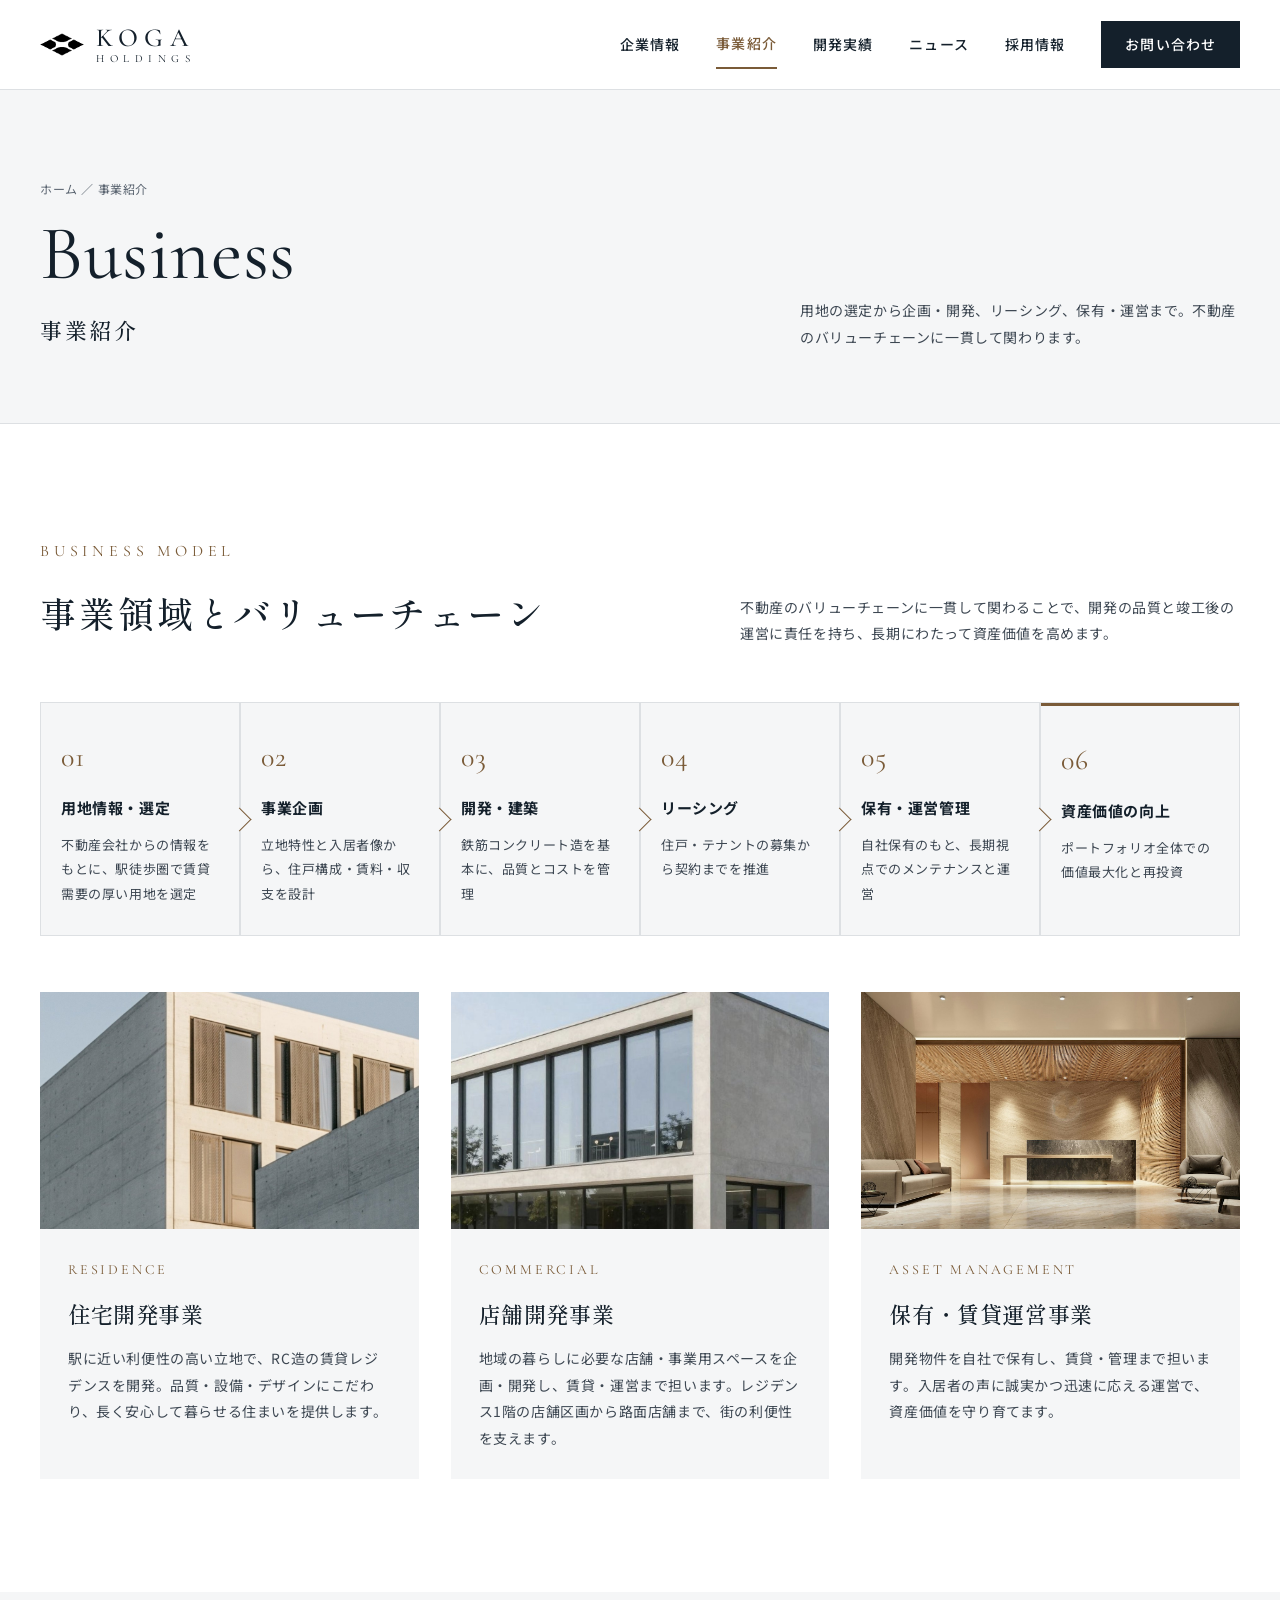
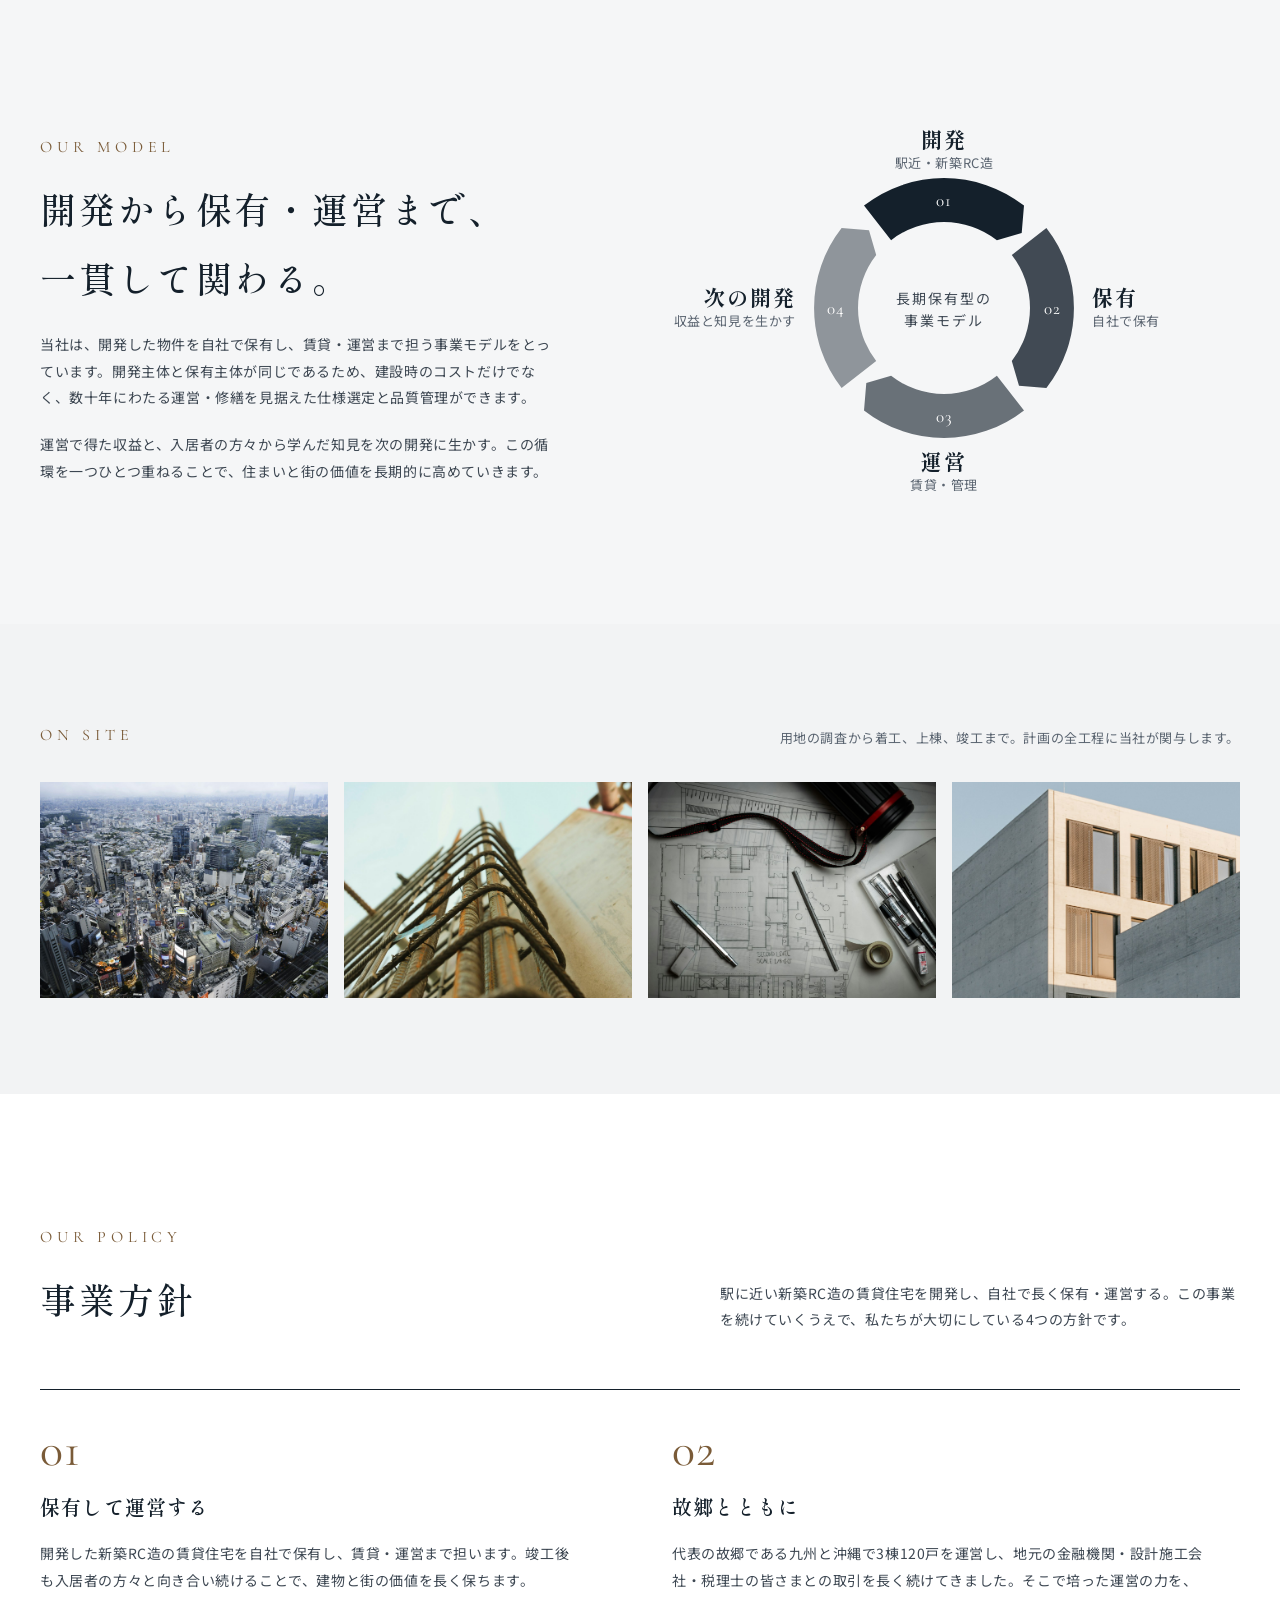
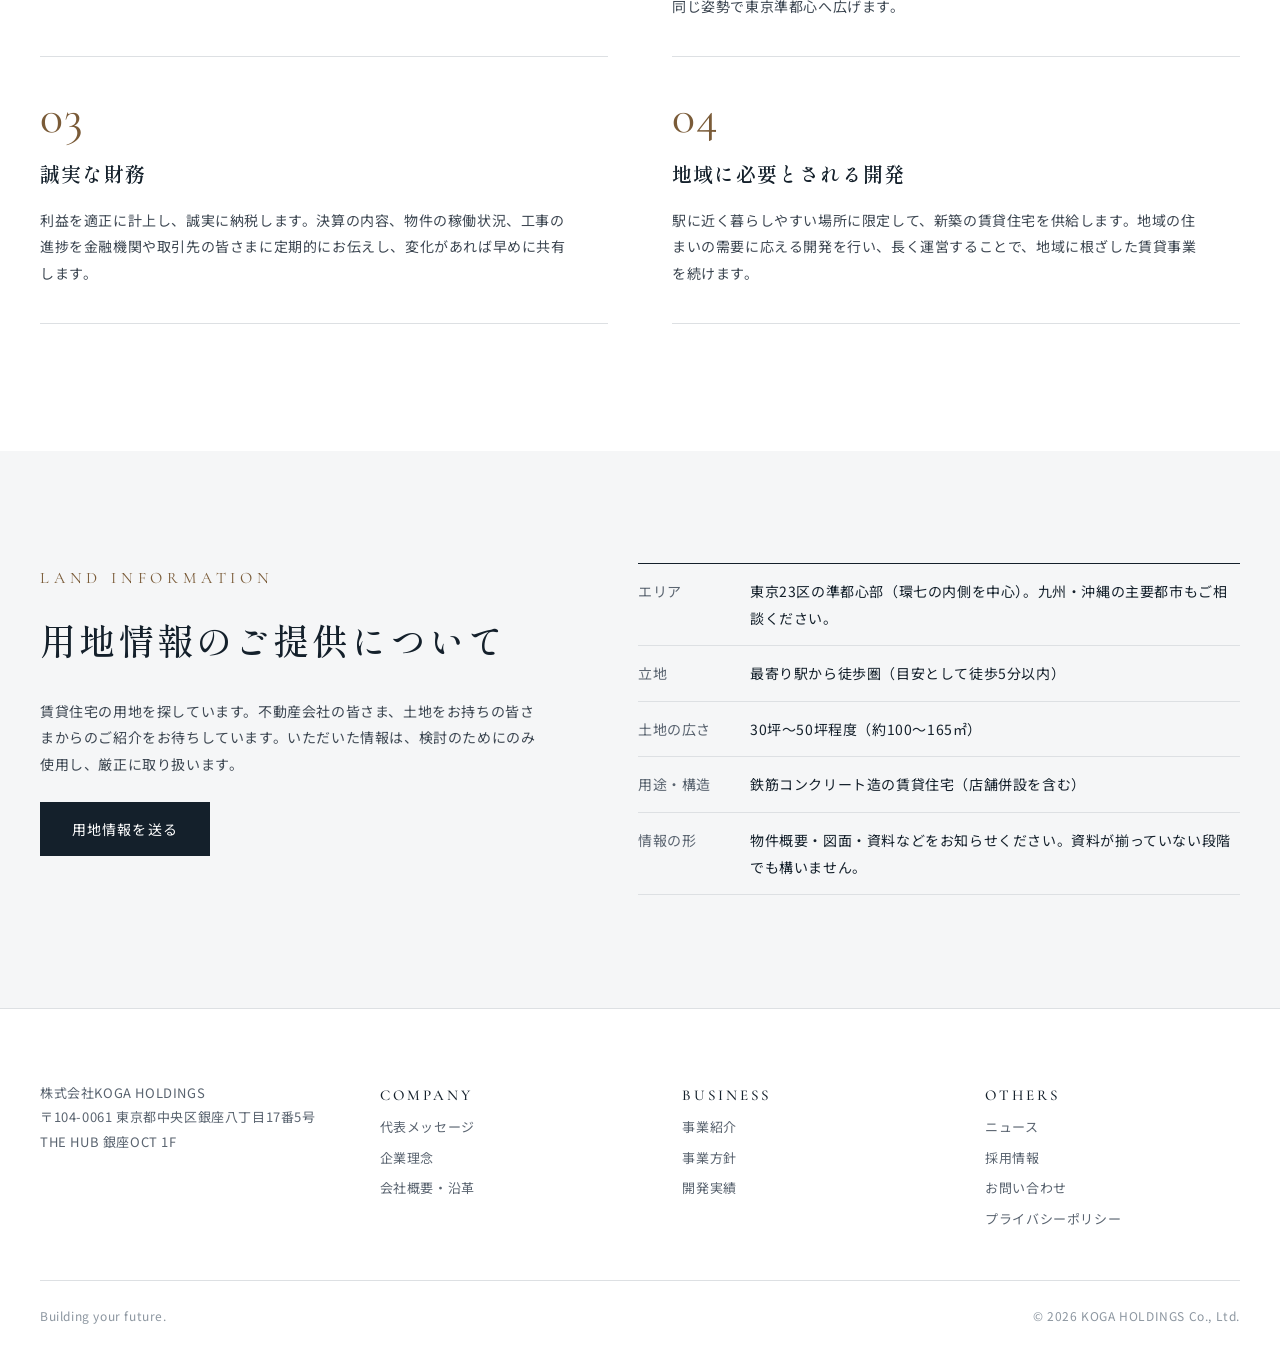
<file: business.html>
<!doctype html>
<html lang="ja">
<head>
<meta charset="utf-8">
<meta name="viewport" content="width=device-width, initial-scale=1">
<title>事業紹介｜株式会社KOGA HOLDINGS</title>
<meta name="description" content="株式会社KOGA HOLDINGSは、用地の選定から企画・開発、竣工後の保有・運営までを一貫して手がける不動産開発会社です。Building your future. 喜びと安らぎを与える空間を創造します。">
<meta property="og:site_name" content="株式会社KOGA HOLDINGS">
<meta property="og:title" content="事業紹介｜株式会社KOGA HOLDINGS">
<meta property="og:description" content="株式会社KOGA HOLDINGSは、用地の選定から企画・開発、竣工後の保有・運営までを一貫して手がける不動産開発会社です。Building your future. 喜びと安らぎを与える空間を創造します。">
<meta property="og:type" content="website">
<meta property="og:image" content="https://www.kogahd.jp/images/takeshita-hero.jpg">
<link rel="icon" href="images/logo.png" type="image/png">
<link rel="preconnect" href="https://fonts.googleapis.com">
<link rel="preconnect" href="https://fonts.gstatic.com" crossorigin>
<link href="https://fonts.googleapis.com/css2?family=Cormorant+Garamond:wght@400;500&family=Shippori+Mincho:wght@500;600&family=Noto+Sans+JP:wght@400;500;700&display=swap" rel="stylesheet">
<link rel="stylesheet" href="style.css?v=20261026a">
<script src="site.js?v=20261026a"></script>
</head>
<body>
<div style="width: 100%; background: #FFFFFF; color: #14202B; font-family: 'Noto Sans JP', system-ui, sans-serif; font-size: 15px; line-height: 1.9; letter-spacing: 0.04em">
<header style="background: #FFFFFF; border-bottom: 1px solid #DDE0E3">
<div style="max-width: 1280px; margin: 0 auto; padding: 20px 40px; display: flex; flex-wrap: wrap; align-items: center; justify-content: space-between; gap: 16px 40px">
<a href="index.html" style="display: flex; align-items: center; line-height: 1.1">
<img src="images/logo.png" alt="" aria-hidden="true" style="width: 44px; height: 23px; display: block; margin-right: 12px"><span style="display: flex; flex-direction: column">
<span style="font-family: 'Cormorant Garamond', serif; font-size: 26px; letter-spacing: 0.24em; font-weight: 500">KOGA</span>
<span style="font-family: 'Cormorant Garamond', serif; font-size: 11px; letter-spacing: 0.5em">HOLDINGS</span>
</span>
</a>
<button class="nav-toggle" type="button" aria-label="メニューを開く" aria-expanded="false"><span></span><span></span><span></span></button>
<nav class="site-nav" aria-label="メインメニュー" style="display: flex; flex-wrap: wrap; align-items: center; gap: 4px 36px; font-size: 14px; font-weight: 500; letter-spacing: 0.08em">
<a href="company.html" style="padding: 10px 0">企業情報</a>
<a href="business.html" style="padding: 10px 0; color: #7A5B38; border-bottom: 2px solid #7A5B38">事業紹介</a>
<a href="projects.html" style="padding: 10px 0">開発実績</a>
<a href="news.html" style="padding: 10px 0">ニュース</a>
<a href="recruit.html" style="padding: 10px 0">採用情報</a>
<a href="contact.html" style="padding: 10px 24px; background: #14202B; color: #FFFFFF">お問い合わせ</a>
</nav>
</div>
</header>
<section style="background: #F5F6F7; color: #14202B; padding: 88px 40px 72px; border-bottom: 1px solid #DDE0E3">
<div style="max-width: 1200px; margin: 0 auto; display: flex; flex-wrap: wrap; justify-content: space-between; align-items: flex-end; gap: 24px">
<div style="display: flex; flex-direction: column; gap: 12px">
<span style="font-size: 12px; color: #5A6470">ホーム ／ 事業紹介</span>
<p style="margin: 0; font-family: 'Cormorant Garamond', serif; font-size: clamp(48px, 6vw, 80px); line-height: 1.1; font-weight: 400">Business</p>
<h1 style="margin: 0; font-family: 'Shippori Mincho', serif; font-weight: 500; font-size: 22px; letter-spacing: 0.12em">事業紹介</h1>
</div>
<p style="margin: 0; max-width: 440px; font-size: 14px; color: #3D4752">用地の選定から企画・開発、リーシング、保有・運営まで。不動産のバリューチェーンに一貫して関わります。</p>
</div>
</section>
<section id="business" style="padding: 112px 40px; background: #FFFFFF">
<div style="max-width: 1200px; margin: 0 auto; display: flex; flex-direction: column; gap: 56px">
<div style="display: flex; flex-wrap: wrap; justify-content: space-between; align-items: flex-end; gap: 24px">
<div>
<p style="margin: 0 0 12px; font-family: 'Cormorant Garamond', serif; font-size: 16px; letter-spacing: 0.3em; color: #7A5B38">BUSINESS MODEL</p>
<h2 style="margin: 0; font-family: 'Shippori Mincho', serif; font-weight: 500; font-size: clamp(26px, 3vw, 36px); letter-spacing: 0.08em">事業領域とバリューチェーン</h2>
</div>
<p style="margin: 0; max-width: 500px; font-size: 14px; color: #3D4752">不動産のバリューチェーンに一貫して関わることで、開発の品質と竣工後の運営に責任を持ち、長期にわたって資産価値を高めます。</p>
</div>

<style>.vc{display:grid;grid-template-columns:repeat(auto-fit,minmax(170px,1fr));gap:2px;background:#DDE0E3;border:1px solid #DDE0E3}.vc>div{position:relative}@media (min-width:1040px){.vc>div:not(:last-child)::after{content:"";position:absolute;right:-9px;top:50%;width:16px;height:16px;margin-top:-8px;background:#F5F6F7;border-top:1px solid #7A5B38;border-right:1px solid #7A5B38;transform:rotate(45deg);z-index:1}}</style>
<div class="vc">
<div style="background: #F5F6F7; padding: 28px 20px; display: flex; flex-direction: column; gap: 10px">
<span style="font-family: 'Cormorant Garamond', serif; font-size: 28px; color: #7A5B38">01</span>
<span style="font-weight: 700; font-size: 15px">用地情報・選定</span>
<span style="font-size: 13px; color: #3D4752">不動産会社からの情報をもとに、駅徒歩圏で賃貸需要の厚い用地を選定</span>
</div>
<div style="background: #F5F6F7; padding: 28px 20px; display: flex; flex-direction: column; gap: 10px">
<span style="font-family: 'Cormorant Garamond', serif; font-size: 28px; color: #7A5B38">02</span>
<span style="font-weight: 700; font-size: 15px">事業企画</span>
<span style="font-size: 13px; color: #3D4752">立地特性と入居者像から、住戸構成・賃料・収支を設計</span>
</div>
<div style="background: #F5F6F7; padding: 28px 20px; display: flex; flex-direction: column; gap: 10px">
<span style="font-family: 'Cormorant Garamond', serif; font-size: 28px; color: #7A5B38">03</span>
<span style="font-weight: 700; font-size: 15px">開発・建築</span>
<span style="font-size: 13px; color: #3D4752">鉄筋コンクリート造を基本に、品質とコストを管理</span>
</div>
<div style="background: #F5F6F7; padding: 28px 20px; display: flex; flex-direction: column; gap: 10px">
<span style="font-family: 'Cormorant Garamond', serif; font-size: 28px; color: #7A5B38">04</span>
<span style="font-weight: 700; font-size: 15px">リーシング</span>
<span style="font-size: 13px; color: #3D4752">住戸・テナントの募集から契約までを推進</span>
</div>
<div style="background: #F5F6F7; padding: 28px 20px; display: flex; flex-direction: column; gap: 10px">
<span style="font-family: 'Cormorant Garamond', serif; font-size: 28px; color: #7A5B38">05</span>
<span style="font-weight: 700; font-size: 15px">保有・運営管理</span>
<span style="font-size: 13px; color: #3D4752">自社保有のもと、長期視点でのメンテナンスと運営</span>
</div>
<div style="background: #F5F6F7; padding: 28px 20px; display: flex; flex-direction: column; gap: 10px; border-top: 3px solid #7A5B38">
<span style="font-family: 'Cormorant Garamond', serif; font-size: 28px; color: #7A5B38">06</span>
<span style="font-weight: 700; font-size: 15px">資産価値の向上</span>
<span style="font-size: 13px; color: #3D4752">ポートフォリオ全体での価値最大化と再投資</span>
</div>
</div>

<div style="display: grid; grid-template-columns: repeat(auto-fit, minmax(300px, 1fr)); gap: 32px">
<div style="display: flex; flex-direction: column; background: #F5F6F7">
<div style="aspect-ratio: 16 / 10; background: #D5D9DD; overflow: hidden"><img loading="lazy" src="images/business-residence-2.jpg" alt="マンション外観イメージ" style="width: 100%; height: 100%; object-fit: cover; display: block"></div>
<div style="padding: 28px; display: flex; flex-direction: column; gap: 10px">
<span style="font-family: 'Cormorant Garamond', serif; font-size: 14px; letter-spacing: 0.2em; color: #7A5B38">RESIDENCE</span>
<span style="font-family: 'Shippori Mincho', serif; font-size: 22px; font-weight: 500">住宅開発事業</span>
<span style="font-size: 14px; color: #3D4752">駅に近い利便性の高い立地で、RC造の賃貸レジデンスを開発。品質・設備・デザインにこだわり、長く安心して暮らせる住まいを提供します。</span>
</div>
</div>
<div style="display: flex; flex-direction: column; background: #F5F6F7">
<div style="aspect-ratio: 16 / 10; background: #D5D9DD; overflow: hidden"><img loading="lazy" src="images/business-shop-2.jpg" alt="店舗外観イメージ" style="width: 100%; height: 100%; object-fit: cover; display: block"></div>
<div style="padding: 28px; display: flex; flex-direction: column; gap: 10px">
<span style="font-family: 'Cormorant Garamond', serif; font-size: 14px; letter-spacing: 0.2em; color: #7A5B38">COMMERCIAL</span>
<span style="font-family: 'Shippori Mincho', serif; font-size: 22px; font-weight: 500">店舗開発事業</span>
<span style="font-size: 14px; color: #3D4752">地域の暮らしに必要な店舗・事業用スペースを企画・開発し、賃貸・運営まで担います。レジデンス1階の店舗区画から路面店舗まで、街の利便性を支えます。</span>
</div>
</div>
<div style="display: flex; flex-direction: column; background: #F5F6F7">
<div style="aspect-ratio: 16 / 10; background: #D5D9DD; overflow: hidden"><img loading="lazy" src="images/business-lobby.jpg" alt="エントランスロビーイメージ" style="width: 100%; height: 100%; object-fit: cover; display: block"></div>
<div style="padding: 28px; display: flex; flex-direction: column; gap: 10px">
<span style="font-family: 'Cormorant Garamond', serif; font-size: 14px; letter-spacing: 0.2em; color: #7A5B38">ASSET MANAGEMENT</span>
<span style="font-family: 'Shippori Mincho', serif; font-size: 22px; font-weight: 500">保有・賃貸運営事業</span>
<span style="font-size: 14px; color: #3D4752">開発物件を自社で保有し、賃貸・管理まで担います。入居者の声に誠実かつ迅速に応える運営で、資産価値を守り育てます。</span>
</div>
</div>
</div>
</div>
</section>
<section style="padding: 96px 40px; background: #F5F6F7; color: #14202B">
<div style="max-width: 1200px; margin: 0 auto; display: flex; flex-wrap: wrap; gap: 48px 96px; align-items: center">
<div style="flex: 1 1 400px; min-width: 0; order: 2">
<svg viewBox="0 0 560 440" role="img" aria-label="開発、保有、運営、次の開発へと循環させる事業モデル" style="width: 100%; max-width: 560px; height: auto; display: block; margin: 0 auto">
<path d="M200.0,117.6 A130,130 0 0 1 360.0,117.6 L357.7,145.0 L332.9,152.2 A86,86 0 0 0 227.1,152.2 Z" fill="#14202B" opacity="1"/>
<text x="280.0" y="118.0" text-anchor="middle" font-size="17" fill="#FFFFFF" font-family="Cormorant Garamond, serif" letter-spacing="1">01</text>
<path d="M382.4,140.0 A130,130 0 0 1 382.4,300.0 L355.0,297.7 L347.8,272.9 A86,86 0 0 0 347.8,167.1 Z" fill="#14202B" opacity="0.8"/>
<text x="388.0" y="226.0" text-anchor="middle" font-size="17" fill="#FFFFFF" font-family="Cormorant Garamond, serif" letter-spacing="1">02</text>
<path d="M360.0,322.4 A130,130 0 0 1 200.0,322.4 L202.3,295.0 L227.1,287.8 A86,86 0 0 0 332.9,287.8 Z" fill="#14202B" opacity="0.62"/>
<text x="280.0" y="334.0" text-anchor="middle" font-size="17" fill="#FFFFFF" font-family="Cormorant Garamond, serif" letter-spacing="1">03</text>
<path d="M177.6,300.0 A130,130 0 0 1 177.6,140.0 L205.0,142.3 L212.2,167.1 A86,86 0 0 0 212.2,272.9 Z" fill="#14202B" opacity="0.45"/>
<text x="172.0" y="226.0" text-anchor="middle" font-size="17" fill="#FFFFFF" font-family="Cormorant Garamond, serif" letter-spacing="1">04</text>
<text x="280" y="60" text-anchor="middle" font-size="21" font-weight="700" fill="#14202B" font-family="Shippori Mincho, serif" letter-spacing="2">開発</text><text x="280" y="80" text-anchor="middle" font-size="13" fill="#5A6470" font-family="'Noto Sans JP', system-ui, sans-serif">駅近・新築RC造</text><text x="428" y="218" text-anchor="start" font-size="21" font-weight="700" fill="#14202B" font-family="Shippori Mincho, serif" letter-spacing="2">保有</text><text x="428" y="238" text-anchor="start" font-size="13" fill="#5A6470" font-family="'Noto Sans JP', system-ui, sans-serif">自社で保有</text><text x="280" y="382" text-anchor="middle" font-size="21" font-weight="700" fill="#14202B" font-family="Shippori Mincho, serif" letter-spacing="2">運営</text><text x="280" y="402" text-anchor="middle" font-size="13" fill="#5A6470" font-family="'Noto Sans JP', system-ui, sans-serif">賃貸・管理</text><text x="132" y="218" text-anchor="end" font-size="21" font-weight="700" fill="#14202B" font-family="Shippori Mincho, serif" letter-spacing="2">次の開発</text><text x="132" y="238" text-anchor="end" font-size="13" fill="#5A6470" font-family="'Noto Sans JP', system-ui, sans-serif">収益と知見を生かす</text>
<text x="280" y="216" text-anchor="middle" font-size="14" fill="#3D4752" letter-spacing="2" font-family="'Noto Sans JP', system-ui, sans-serif">長期保有型の</text><text x="280" y="238" text-anchor="middle" font-size="14" fill="#3D4752" letter-spacing="2" font-family="'Noto Sans JP', system-ui, sans-serif">事業モデル</text>
</svg>
</div>
<div style="flex: 1 1 320px; min-width: 0; display: flex; flex-direction: column; gap: 20px">
<div>
<p style="margin: 0 0 12px; font-family: 'Cormorant Garamond', serif; font-size: 16px; letter-spacing: 0.3em; color: #7A5B38">OUR MODEL</p>
<h2 style="margin: 0; font-family: 'Shippori Mincho', serif; font-weight: 500; font-size: clamp(26px, 3vw, 36px); letter-spacing: 0.08em">開発から保有・運営まで、<br>一貫して関わる。</h2>
</div>
<p style="margin: 0; font-size: 14px; color: #3D4752">当社は、開発した物件を自社で保有し、賃貸・運営まで担う事業モデルをとっています。開発主体と保有主体が同じであるため、建設時のコストだけでなく、数十年にわたる運営・修繕を見据えた仕様選定と品質管理ができます。</p>
<p style="margin: 0; font-size: 14px; color: #3D4752">運営で得た収益と、入居者の方々から学んだ知見を次の開発に生かす。この循環を一つひとつ重ねることで、住まいと街の価値を長期的に高めていきます。</p>
</div>
</div>
</section>
<section style="padding: 96px 40px; background: #F2F3F4">
<div style="max-width: 1200px; margin: 0 auto; display: flex; flex-direction: column; gap: 32px">
<div style="display: flex; flex-wrap: wrap; justify-content: space-between; align-items: flex-end; gap: 16px">
<p style="margin: 0; font-family: 'Cormorant Garamond', serif; font-size: 16px; letter-spacing: 0.3em; color: #7A5B38">ON SITE</p>
<p style="margin: 0; font-size: 13px; color: #5A6470">用地の調査から着工、上棟、竣工まで。計画の全工程に当社が関与します。</p>
</div>
<style>@media (max-width: 640px) { .onsite-grid { grid-template-columns: repeat(2, 1fr) !important; gap: 10px !important } }</style>
<div class="onsite-grid" style="display: grid; grid-template-columns: repeat(auto-fit, minmax(200px, 1fr)); gap: 16px">
<div style="aspect-ratio: 4 / 3; background: #D5D9DD; overflow: hidden"><img loading="lazy" src="images/onsite-survey.jpg" alt="用地の調査・選定" style="width: 100%; height: 100%; object-fit: cover; display: block"></div>
<div style="aspect-ratio: 4 / 3; background: #D5D9DD; overflow: hidden"><img loading="lazy" src="images/onsite-structure.jpg" alt="躯体工事" style="width: 100%; height: 100%; object-fit: cover; display: block"></div>
<div style="aspect-ratio: 4 / 3; background: #D5D9DD; overflow: hidden"><img loading="lazy" src="images/onsite-design.jpg" alt="設計・企画" style="width: 100%; height: 100%; object-fit: cover; display: block"></div>
<div style="aspect-ratio: 4 / 3; background: #D5D9DD; overflow: hidden"><img loading="lazy" src="https://images.unsplash.com/photo-1757970326337-95d7cca56fa1?w=1200&auto=format&fit=crop&q=75" onerror="this.onerror=null;this.src='images/onsite-facade.jpg'" alt="竣工・品質確認" style="width: 100%; height: 100%; object-fit: cover; display: block"></div>
</div>
</div>
</section>
<section id="strength" style="padding: 128px 40px; background: #FFFFFF; color: #14202B">
<div style="max-width: 1200px; margin: 0 auto; display: flex; flex-direction: column; gap: 56px">
<div style="display: flex; flex-wrap: wrap; justify-content: space-between; align-items: flex-end; gap: 24px">
<div>
<p style="margin: 0 0 12px; font-family: 'Cormorant Garamond', serif; font-size: 16px; letter-spacing: 0.3em; color: #7A5B38">OUR POLICY</p>
<h2 style="margin: 0; font-family: 'Shippori Mincho', serif; font-weight: 500; font-size: clamp(26px, 3vw, 36px); letter-spacing: 0.08em">事業方針</h2>
</div>
<p style="margin: 0; max-width: 520px; font-size: 14px; color: #3D4752">駅に近い新築RC造の賃貸住宅を開発し、自社で長く保有・運営する。この事業を続けていくうえで、私たちが大切にしている4つの方針です。</p>
</div>
<div style="display: grid; grid-template-columns: repeat(auto-fit, minmax(min(100%, 440px), 1fr)); gap: 0 64px; border-top: 1px solid #14202B">
<div style="padding: 36px 32px 36px 0; display: flex; flex-direction: column; gap: 14px; border-bottom: 1px solid #DDE0E3">
<span style="font-family: 'Cormorant Garamond', serif; font-size: 48px; line-height: 1; color: #7A5B38">01</span>
<span style="font-family: 'Shippori Mincho', serif; font-weight: 600; font-size: 20px; letter-spacing: 0.06em">保有して運営する</span>
<span style="font-size: 14px; color: #3D4752">開発した新築RC造の賃貸住宅を自社で保有し、賃貸・運営まで担います。竣工後も入居者の方々と向き合い続けることで、建物と街の価値を長く保ちます。</span>
</div>
<div style="padding: 36px 32px 36px 0; display: flex; flex-direction: column; gap: 14px; border-bottom: 1px solid #DDE0E3">
<span style="font-family: 'Cormorant Garamond', serif; font-size: 48px; line-height: 1; color: #7A5B38">02</span>
<span style="font-family: 'Shippori Mincho', serif; font-weight: 600; font-size: 20px; letter-spacing: 0.06em">故郷とともに</span>
<span style="font-size: 14px; color: #3D4752">代表の故郷である九州と沖縄で3棟120戸を運営し、地元の金融機関・設計施工会社・税理士の皆さまとの取引を長く続けてきました。そこで培った運営の力を、同じ姿勢で東京準都心へ広げます。</span>
</div>
<div style="padding: 36px 32px 36px 0; display: flex; flex-direction: column; gap: 14px; border-bottom: 1px solid #DDE0E3">
<span style="font-family: 'Cormorant Garamond', serif; font-size: 48px; line-height: 1; color: #7A5B38">03</span>
<span style="font-family: 'Shippori Mincho', serif; font-weight: 600; font-size: 20px; letter-spacing: 0.06em">誠実な財務</span>
<span style="font-size: 14px; color: #3D4752">利益を適正に計上し、誠実に納税します。決算の内容、物件の稼働状況、工事の進捗を金融機関や取引先の皆さまに定期的にお伝えし、変化があれば早めに共有します。</span>
</div>
<div style="padding: 36px 32px 36px 0; display: flex; flex-direction: column; gap: 14px; border-bottom: 1px solid #DDE0E3">
<span style="font-family: 'Cormorant Garamond', serif; font-size: 48px; line-height: 1; color: #7A5B38">04</span>
<span style="font-family: 'Shippori Mincho', serif; font-weight: 600; font-size: 20px; letter-spacing: 0.06em">地域に必要とされる開発</span>
<span style="font-size: 14px; color: #3D4752">駅に近く暮らしやすい場所に限定して、新築の賃貸住宅を供給します。地域の住まいの需要に応える開発を行い、長く運営することで、地域に根ざした賃貸事業を続けます。</span>
</div>
</div>
</div>
</section>
<section id="land" style="padding: 112px 40px; background: #F5F6F7; color: #14202B">
<div style="max-width: 1200px; margin: 0 auto; display: flex; flex-wrap: wrap; gap: 48px 96px; align-items: flex-start">
<div style="flex: 1 1 320px; min-width: 0; display: flex; flex-direction: column; gap: 24px">
<div>
<p style="margin: 0 0 12px; font-family: 'Cormorant Garamond', serif; font-size: 16px; letter-spacing: 0.3em; color: #7A5B38">LAND INFORMATION</p>
<h2 style="margin: 0; font-family: 'Shippori Mincho', serif; font-weight: 500; font-size: clamp(26px, 3vw, 36px); letter-spacing: 0.08em">用地情報のご提供について</h2>
</div>
<p style="margin: 0; font-size: 14px; color: #3D4752">賃貸住宅の用地を探しています。不動産会社の皆さま、土地をお持ちの皆さまからのご紹介をお待ちしています。いただいた情報は、検討のためにのみ使用し、厳正に取り扱います。</p>
<a href="contact.html#form" style="align-self: flex-start; padding: 14px 32px; background: #14202B; color: #FFFFFF; font-size: 14px; letter-spacing: 0.08em">用地情報を送る</a>
</div>
<dl style="flex: 1 1 420px; min-width: 0; margin: 0; display: grid; grid-template-columns: 112px 1fr; font-size: 14px; border-top: 1px solid #14202B">
<dt style="padding: 14px 0; border-bottom: 1px solid #DDE0E3; color: #5A6470">エリア</dt><dd style="margin: 0; padding: 14px 0; border-bottom: 1px solid #DDE0E3">東京23区の準都心部（環七の内側を中心）。九州・沖縄の主要都市もご相談ください。</dd>
<dt style="padding: 14px 0; border-bottom: 1px solid #DDE0E3; color: #5A6470">立地</dt><dd style="margin: 0; padding: 14px 0; border-bottom: 1px solid #DDE0E3">最寄り駅から徒歩圏（目安として徒歩5分以内）</dd>
<dt style="padding: 14px 0; border-bottom: 1px solid #DDE0E3; color: #5A6470">土地の広さ</dt><dd style="margin: 0; padding: 14px 0; border-bottom: 1px solid #DDE0E3">30坪〜50坪程度（約100〜165㎡）</dd>
<dt style="padding: 14px 0; border-bottom: 1px solid #DDE0E3; color: #5A6470">用途・構造</dt><dd style="margin: 0; padding: 14px 0; border-bottom: 1px solid #DDE0E3">鉄筋コンクリート造の賃貸住宅（店舗併設を含む）</dd>
<dt style="padding: 14px 0; border-bottom: 1px solid #DDE0E3; color: #5A6470">情報の形</dt><dd style="margin: 0; padding: 14px 0; border-bottom: 1px solid #DDE0E3">物件概要・図面・資料などをお知らせください。資料が揃っていない段階でも構いません。</dd>
</dl>
</div>
</section>
<footer style="background: #FFFFFF; color: #5A6470; border-top: 1px solid #DDE0E3; padding: 72px 40px 32px">
<div style="max-width: 1200px; margin: 0 auto; display: flex; flex-direction: column; gap: 48px">
<div style="display: flex; flex-wrap: wrap; justify-content: space-between; gap: 40px 64px">
<div style="display: flex; flex-direction: column; gap: 16px">
<p style="margin: 0; font-size: 13px; line-height: 1.9">株式会社KOGA HOLDINGS<br>〒104-0061 東京都中央区銀座八丁目17番5号<br>THE HUB 銀座OCT 1F</p>
</div>
<div style="display: grid; grid-template-columns: repeat(auto-fit, minmax(120px, 1fr)); gap: 24px 48px; font-size: 13px; flex: 1 1 320px; min-width: 0">
<div style="display: flex; flex-direction: column; gap: 6px">
<span style="color: #14202B; font-weight: 500; font-family: 'Cormorant Garamond', serif; font-size: 15px; letter-spacing: 0.2em">COMPANY</span>
<a href="company.html" style="color: #5A6470">代表メッセージ</a>
<a href="company.html" style="color: #5A6470">企業理念</a>
<a href="company.html" style="color: #5A6470">会社概要・沿革</a>
</div>
<div style="display: flex; flex-direction: column; gap: 6px">
<span style="color: #14202B; font-weight: 500; font-family: 'Cormorant Garamond', serif; font-size: 15px; letter-spacing: 0.2em">BUSINESS</span>
<a href="business.html" style="color: #5A6470">事業紹介</a>
<a href="business.html#strength" style="color: #5A6470">事業方針</a>
<a href="projects.html" style="color: #5A6470">開発実績</a>
</div>
<div style="display: flex; flex-direction: column; gap: 6px">
<span style="color: #14202B; font-weight: 500; font-family: 'Cormorant Garamond', serif; font-size: 15px; letter-spacing: 0.2em">OTHERS</span>
<a href="news.html" style="color: #5A6470">ニュース</a>
<a href="recruit.html" style="color: #5A6470">採用情報</a>
<a href="contact.html" style="color: #5A6470">お問い合わせ</a>
<a href="privacy.html" style="color: #5A6470">プライバシーポリシー</a>
</div>
</div>
</div>
<div style="border-top: 1px solid #DDE0E3; padding-top: 24px; display: flex; flex-wrap: wrap; justify-content: space-between; gap: 12px; font-size: 12px; color: #8C96A0">
<span>Building your future.</span>
<span>© 2026 KOGA HOLDINGS Co., Ltd.</span>
</div>
</div>
</footer>
</div>
<script>(function(){var b=document.querySelector(".nav-toggle"),h=document.querySelector("header");if(!b||!h)return;b.addEventListener("click",function(){var o=h.classList.toggle("open");b.setAttribute("aria-expanded",o?"true":"false");b.setAttribute("aria-label",o?"メニューを閉じる":"メニューを開く")})})();</script>
</body>
</html>
</file>
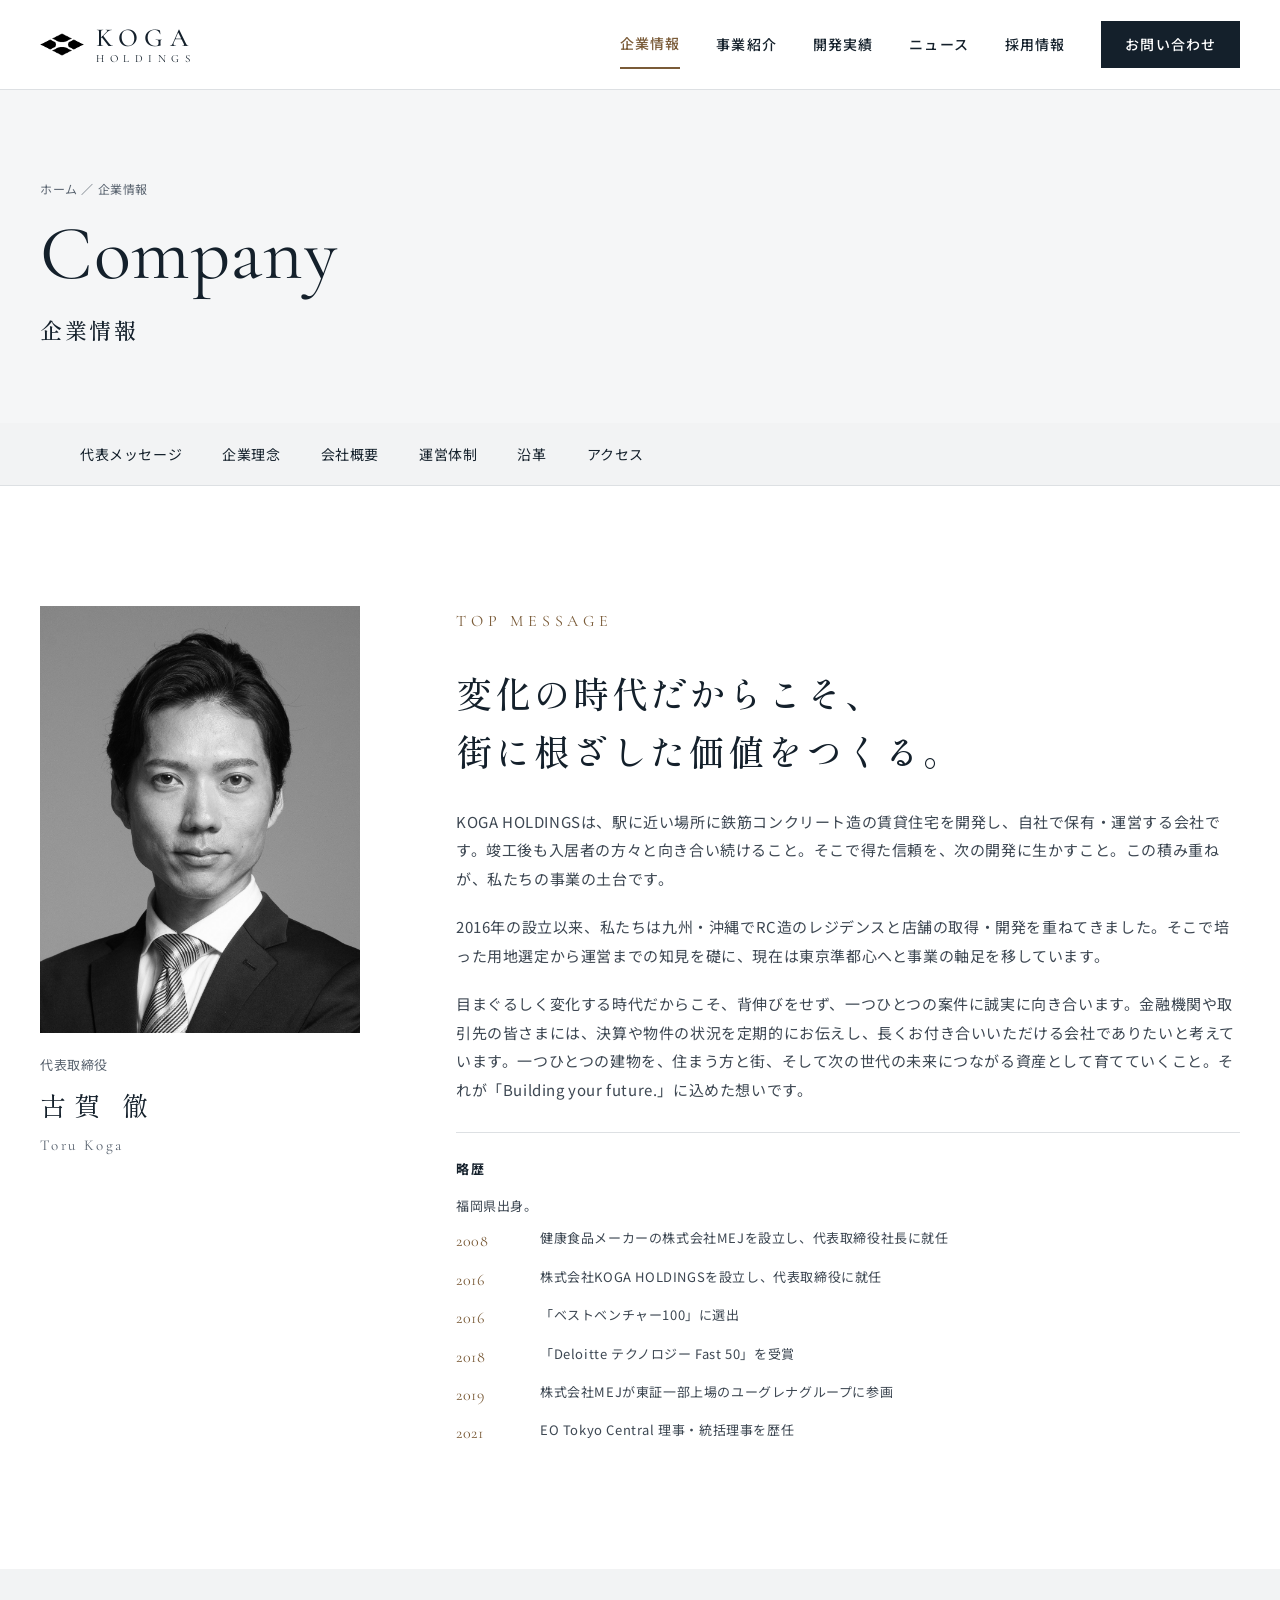
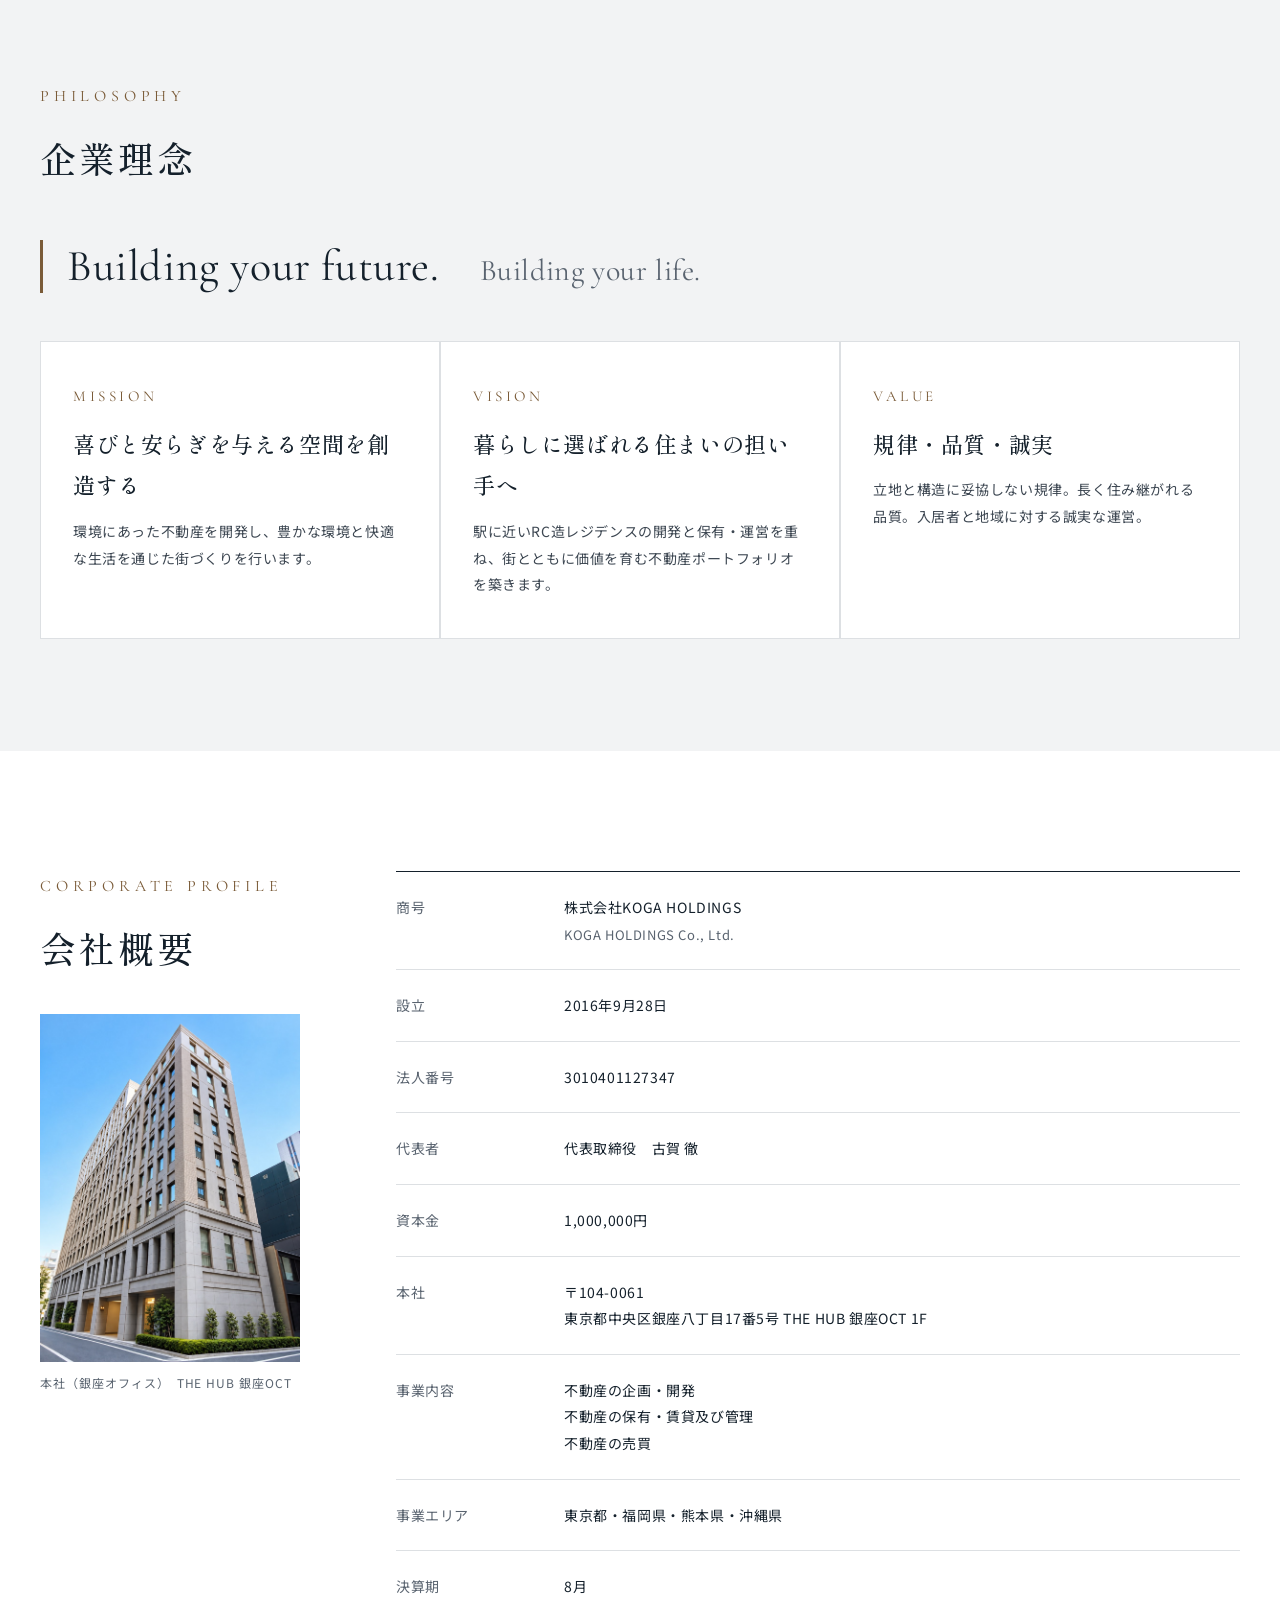
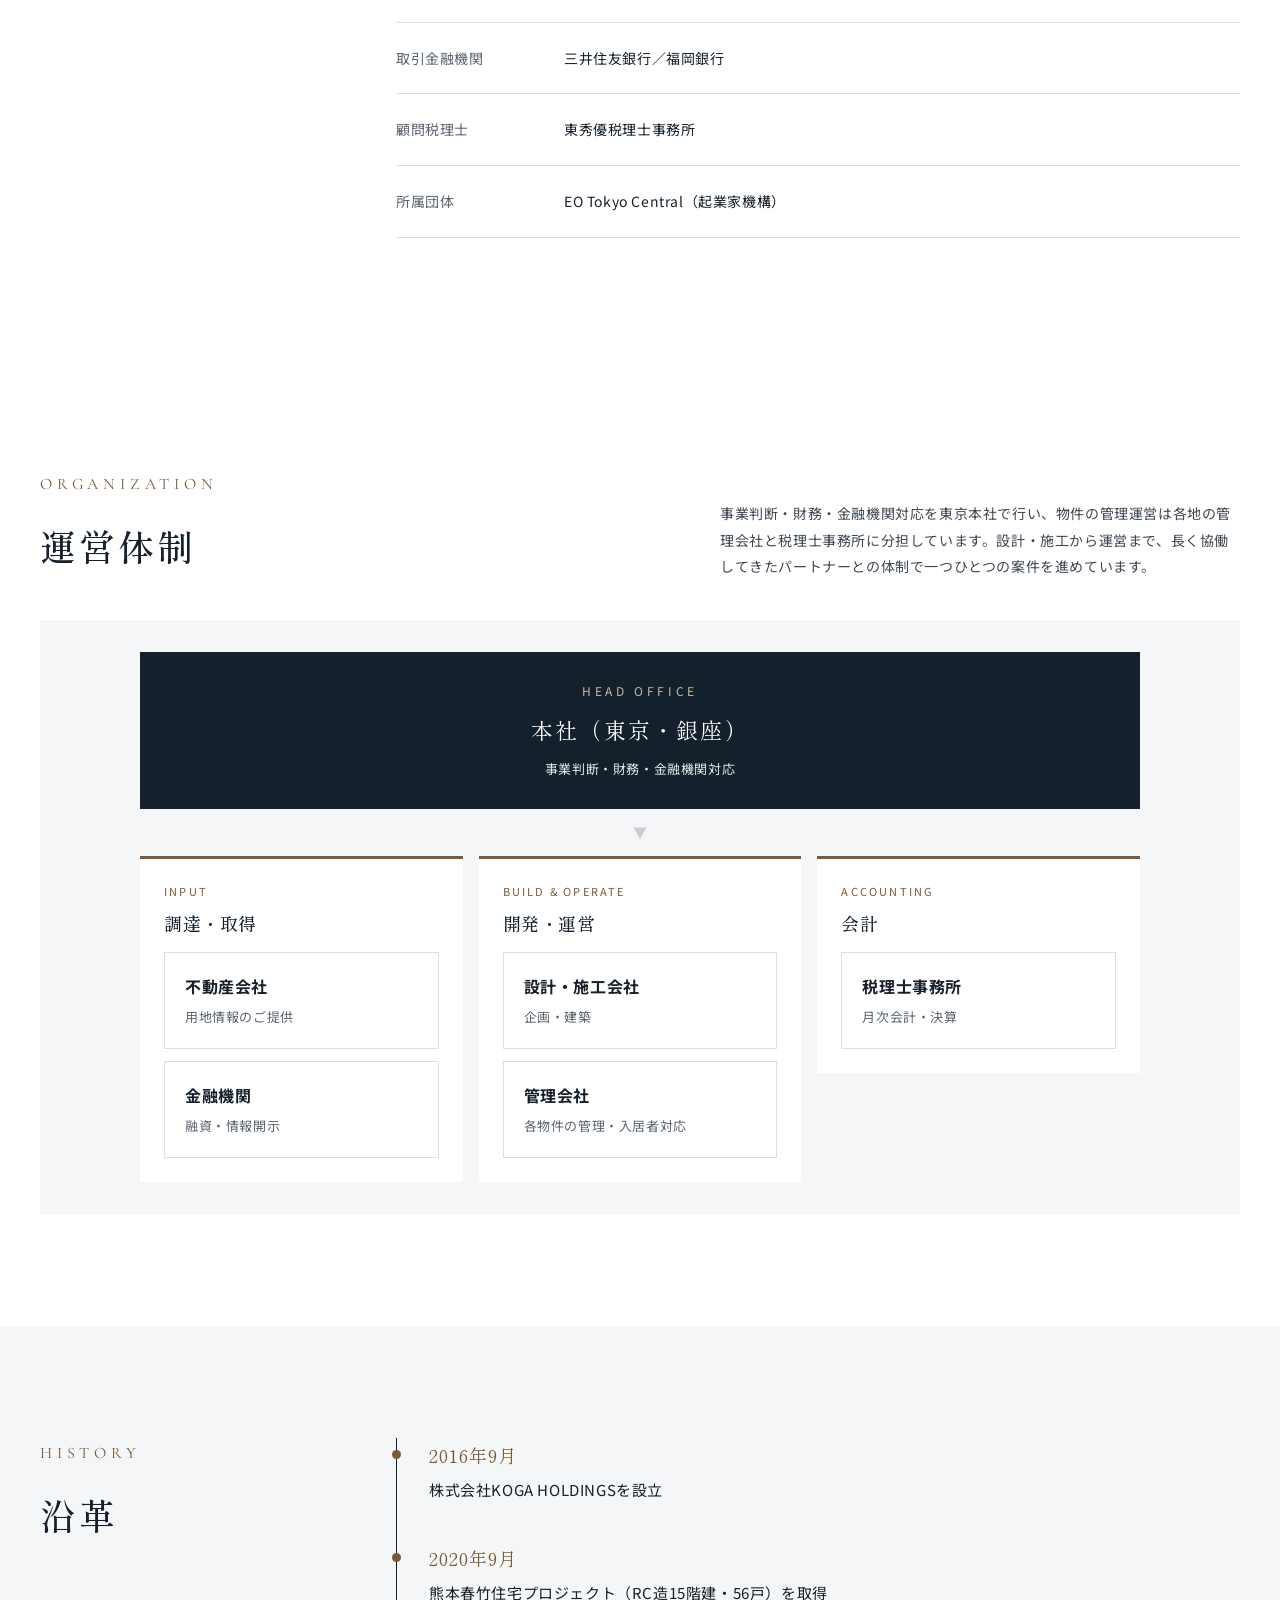
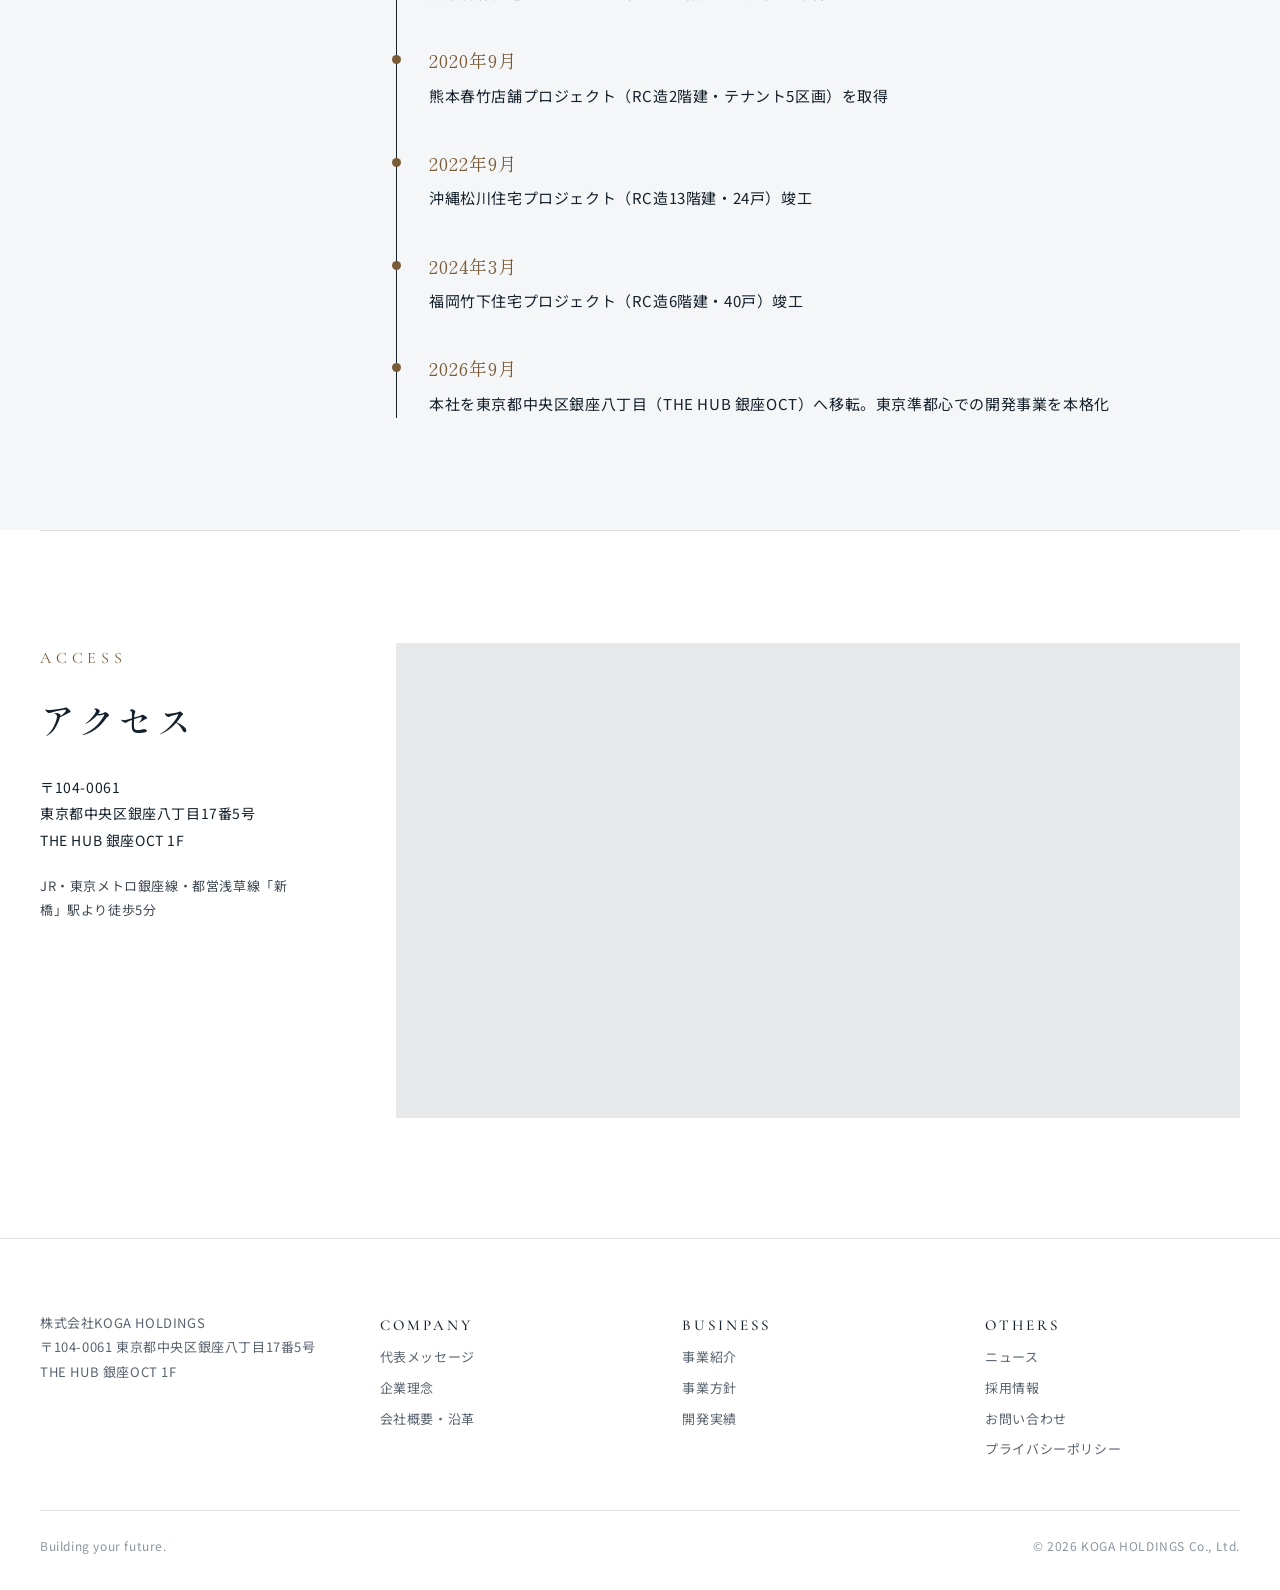
<file: company.html>
<!doctype html>
<html lang="ja">
<head>
<meta charset="utf-8">
<meta name="viewport" content="width=device-width, initial-scale=1">
<title>企業情報｜株式会社KOGA HOLDINGS</title>
<meta name="description" content="株式会社KOGA HOLDINGSは、用地の選定から企画・開発、竣工後の保有・運営までを一貫して手がける不動産開発会社です。Building your future. 喜びと安らぎを与える空間を創造します。">
<meta property="og:site_name" content="株式会社KOGA HOLDINGS">
<meta property="og:title" content="企業情報｜株式会社KOGA HOLDINGS">
<meta property="og:description" content="株式会社KOGA HOLDINGSは、用地の選定から企画・開発、竣工後の保有・運営までを一貫して手がける不動産開発会社です。Building your future. 喜びと安らぎを与える空間を創造します。">
<meta property="og:type" content="website">
<meta property="og:image" content="https://www.kogahd.jp/images/takeshita-hero.jpg">
<link rel="icon" href="images/logo.png" type="image/png">
<link rel="preconnect" href="https://fonts.googleapis.com">
<link rel="preconnect" href="https://fonts.gstatic.com" crossorigin>
<link href="https://fonts.googleapis.com/css2?family=Cormorant+Garamond:wght@400;500&family=Shippori+Mincho:wght@500;600&family=Noto+Sans+JP:wght@400;500;700&display=swap" rel="stylesheet">
<link rel="stylesheet" href="style.css?v=20261026a">
<script src="site.js?v=20261026a"></script>
</head>
<body>
<div style="width: 100%; background: #FFFFFF; color: #14202B; font-family: 'Noto Sans JP', system-ui, sans-serif; font-size: 15px; line-height: 1.9; letter-spacing: 0.04em">

<header style="background: #FFFFFF; border-bottom: 1px solid #DDE0E3">
<div style="max-width: 1280px; margin: 0 auto; padding: 20px 40px; display: flex; flex-wrap: wrap; align-items: center; justify-content: space-between; gap: 16px 40px">
<a href="index.html" style="display: flex; align-items: center; line-height: 1.1">
<img src="images/logo.png" alt="" aria-hidden="true" style="width: 44px; height: 23px; display: block; margin-right: 12px"><span style="display: flex; flex-direction: column">
<span style="font-family: 'Cormorant Garamond', serif; font-size: 26px; letter-spacing: 0.24em; font-weight: 500">KOGA</span>
<span style="font-family: 'Cormorant Garamond', serif; font-size: 11px; letter-spacing: 0.5em">HOLDINGS</span>
</span>
</a>
<button class="nav-toggle" type="button" aria-label="メニューを開く" aria-expanded="false"><span></span><span></span><span></span></button>
<nav class="site-nav" aria-label="メインメニュー" style="display: flex; flex-wrap: wrap; align-items: center; gap: 4px 36px; font-size: 14px; font-weight: 500; letter-spacing: 0.08em">
<a href="company.html" style="padding: 10px 0; color: #7A5B38; border-bottom: 2px solid #7A5B38">企業情報</a>
<a href="business.html" style="padding: 10px 0">事業紹介</a>
<a href="projects.html" style="padding: 10px 0">開発実績</a>
<a href="news.html" style="padding: 10px 0">ニュース</a>
<a href="recruit.html" style="padding: 10px 0">採用情報</a>
<a href="contact.html" style="padding: 10px 24px; background: #14202B; color: #FFFFFF">お問い合わせ</a>
</nav>
</div>
</header>

<section style="background: #F5F6F7; color: #14202B; padding: 88px 40px 72px">
<div style="max-width: 1200px; margin: 0 auto; display: flex; flex-direction: column; gap: 12px">
<span style="font-size: 12px; color: #5A6470">ホーム ／ 企業情報</span>
<p style="margin: 0; font-family: 'Cormorant Garamond', serif; font-size: clamp(48px, 6vw, 80px); line-height: 1.1; font-weight: 400">Company</p>
<h1 style="margin: 0; font-family: 'Shippori Mincho', serif; font-weight: 500; font-size: 22px; letter-spacing: 0.12em">企業情報</h1>
</div>
</section>

<nav class="page-nav" aria-label="ページ内メニュー">
<div class="page-nav-inner">
<a href="#message">代表メッセージ</a>
<a href="#philosophy">企業理念</a>
<a href="#profile">会社概要</a>
<a href="#organization">運営体制</a>
<a href="#history">沿革</a>
<a href="#access">アクセス</a>
</div>
</nav>

<section id="message" style="padding: 120px 40px">
<div style="max-width: 1200px; margin: 0 auto; display: flex; flex-wrap: wrap; gap: 56px 96px; align-items: flex-start">
<div class="ceo-col" style="flex: 1 1 320px; min-width: 0; max-width: 420px; display: flex; flex-direction: column; gap: 20px">
<div style="aspect-ratio: 3 / 4; background: #3A4A58; overflow: hidden"><img loading="lazy" src="images/ceo-portrait.jpg" alt="代表取締役 古賀徹" style="width: 100%; height: 100%; object-fit: cover; display: block ; object-position: center top"></div>
<div style="display: flex; flex-direction: column; gap: 2px">
<span style="font-size: 13px; color: #5A6470">代表取締役</span>
<span style="font-family: 'Shippori Mincho', serif; font-size: 26px; letter-spacing: 0.3em">古賀 徹</span>
<span style="font-family: 'Cormorant Garamond', serif; font-size: 15px; color: #5A6470; letter-spacing: 0.16em">Toru Koga</span>
</div>
</div>
<div style="flex: 999 1 520px; min-width: 0; display: flex; flex-direction: column; gap: 28px">
<p style="margin: 0; font-family: 'Cormorant Garamond', serif; font-size: 16px; letter-spacing: 0.3em; color: #7A5B38">TOP MESSAGE</p>
<h2 style="margin: 0; font-family: 'Shippori Mincho', serif; font-weight: 500; font-size: clamp(26px, 3vw, 36px); line-height: 1.6; letter-spacing: 0.08em">変化の時代だからこそ、<br>街に根ざした価値をつくる。</h2>
<div style="display: flex; flex-direction: column; gap: 20px; color: #3D4752">
<p style="margin: 0">KOGA HOLDINGSは、駅に近い場所に鉄筋コンクリート造の賃貸住宅を開発し、自社で保有・運営する会社です。竣工後も入居者の方々と向き合い続けること。そこで得た信頼を、次の開発に生かすこと。この積み重ねが、私たちの事業の土台です。</p>
<p style="margin: 0">2016年の設立以来、私たちは九州・沖縄でRC造のレジデンスと店舗の取得・開発を重ねてきました。そこで培った用地選定から運営までの知見を礎に、現在は東京準都心へと事業の軸足を移しています。</p>
<p style="margin: 0">目まぐるしく変化する時代だからこそ、背伸びをせず、一つひとつの案件に誠実に向き合います。金融機関や取引先の皆さまには、決算や物件の状況を定期的にお伝えし、長くお付き合いいただける会社でありたいと考えています。一つひとつの建物を、住まう方と街、そして次の世代の未来につながる資産として育てていくこと。それが「Building your future.」に込めた想いです。</p>
</div>
<div style="border-top: 1px solid #DDE0E3; padding-top: 24px; display: flex; flex-direction: column; gap: 12px">
<span style="font-size: 13px; font-weight: 700; letter-spacing: 0.12em">略歴</span>
<dl style="margin: 0; display: grid; grid-template-columns: 64px 1fr; gap: 8px 20px; font-size: 13px; color: #3D4752">
<dd style="grid-column: 1 / -1; margin: 0">福岡県出身。</dd>
<dt style="font-family: 'Cormorant Garamond', serif; font-size: 16px; color: #7A5B38">2008</dt><dd style="margin: 0">健康食品メーカーの株式会社MEJを設立し、代表取締役社長に就任</dd>
<dt style="font-family: 'Cormorant Garamond', serif; font-size: 16px; color: #7A5B38">2016</dt><dd style="margin: 0">株式会社KOGA HOLDINGSを設立し、代表取締役に就任</dd>
<dt style="font-family: 'Cormorant Garamond', serif; font-size: 16px; color: #7A5B38">2016</dt><dd style="margin: 0">「ベストベンチャー100」に選出</dd>
<dt style="font-family: 'Cormorant Garamond', serif; font-size: 16px; color: #7A5B38">2018</dt><dd style="margin: 0">「Deloitte テクノロジー Fast 50」を受賞</dd>
<dt style="font-family: 'Cormorant Garamond', serif; font-size: 16px; color: #7A5B38">2019</dt><dd style="margin: 0">株式会社MEJが東証一部上場のユーグレナグループに参画</dd>
<dt style="font-family: 'Cormorant Garamond', serif; font-size: 16px; color: #7A5B38">2021</dt><dd style="margin: 0">EO Tokyo Central 理事・統括理事を歴任</dd>
</dl>
</div>
</div>
</div>
</section>

<section id="philosophy" style="padding: 112px 40px; background: #F2F3F4">
<div style="max-width: 1200px; margin: 0 auto; display: flex; flex-direction: column; gap: 48px">
<div>
<p style="margin: 0 0 12px; font-family: 'Cormorant Garamond', serif; font-size: 16px; letter-spacing: 0.3em; color: #7A5B38">PHILOSOPHY</p>
<h2 style="margin: 0; font-family: 'Shippori Mincho', serif; font-weight: 500; font-size: clamp(26px, 3vw, 36px); letter-spacing: 0.08em">企業理念</h2>
</div>
<div style="display: flex; flex-wrap: wrap; align-items: baseline; gap: 12px 40px; border-left: 3px solid #7A5B38; padding-left: 24px">
<span style="font-family: 'Cormorant Garamond', serif; font-size: clamp(30px, 3.6vw, 44px); line-height: 1.2">Building your future.</span>
<span style="font-family: 'Cormorant Garamond', serif; font-size: clamp(22px, 2.4vw, 30px); line-height: 1.2; color: #5A6470">Building your life.</span>
</div>
<div style="display: grid; grid-template-columns: repeat(auto-fit, minmax(300px, 1fr)); gap: 2px; background: #DDE0E3; border: 1px solid #DDE0E3">
<div style="background: #FFFFFF; padding: 40px 32px; display: flex; flex-direction: column; gap: 12px">
<span style="font-family: 'Cormorant Garamond', serif; font-size: 15px; letter-spacing: 0.24em; color: #7A5B38">MISSION</span>
<span style="font-family: 'Shippori Mincho', serif; font-size: 22px; font-weight: 500">喜びと安らぎを与える空間を創造する</span>
<span style="font-size: 14px; color: #3D4752">環境にあった不動産を開発し、豊かな環境と快適な生活を通じた街づくりを行います。</span>
</div>
<div style="background: #FFFFFF; padding: 40px 32px; display: flex; flex-direction: column; gap: 12px">
<span style="font-family: 'Cormorant Garamond', serif; font-size: 15px; letter-spacing: 0.24em; color: #7A5B38">VISION</span>
<span style="font-family: 'Shippori Mincho', serif; font-size: 22px; font-weight: 500">暮らしに選ばれる住まいの担い手へ</span>
<span style="font-size: 14px; color: #3D4752">駅に近いRC造レジデンスの開発と保有・運営を重ね、街とともに価値を育む不動産ポートフォリオを築きます。</span>
</div>
<div style="background: #FFFFFF; padding: 40px 32px; display: flex; flex-direction: column; gap: 12px">
<span style="font-family: 'Cormorant Garamond', serif; font-size: 15px; letter-spacing: 0.24em; color: #7A5B38">VALUE</span>
<span style="font-family: 'Shippori Mincho', serif; font-size: 22px; font-weight: 500">規律・品質・誠実</span>
<span style="font-size: 14px; color: #3D4752">立地と構造に妥協しない規律。長く住み継がれる品質。入居者と地域に対する誠実な運営。</span>
</div>
</div>
</div>
</section>

<section id="profile" style="padding: 120px 40px">
<div style="max-width: 1200px; margin: 0 auto; display: flex; flex-wrap: wrap; gap: 48px 96px">
<div style="flex: 1 1 260px; min-width: 0; display: flex; flex-direction: column; gap: 32px">
<div>
<p style="margin: 0 0 12px; font-family: 'Cormorant Garamond', serif; font-size: 16px; letter-spacing: 0.3em; color: #7A5B38">CORPORATE PROFILE</p>
<h2 style="margin: 0; font-family: 'Shippori Mincho', serif; font-weight: 500; font-size: clamp(26px, 3vw, 36px); letter-spacing: 0.08em">会社概要</h2>
</div>
<div style="max-width: 360px"><img loading="lazy" src="images/office-ginza.jpg" alt="本社 THE HUB 銀座OCT" style="width: 100%; height: auto; display: block"><p style="margin: 10px 0 0; font-size: 12px; letter-spacing: 0.08em; color: #5A6470">本社（銀座オフィス）　THE HUB 銀座OCT</p></div>
</div>
<dl style="flex: 999 1 560px; min-width: 0; margin: 0; display: grid; grid-template-columns: minmax(96px, 168px) 1fr; font-size: 14px; border-top: 1px solid #14202B">
<dt style="padding: 22px 0; border-bottom: 1px solid #DDE0E3; color: #5A6470">商号</dt><dd style="margin: 0; padding: 22px 0; border-bottom: 1px solid #DDE0E3">株式会社KOGA HOLDINGS<br><span style="font-size: 13px; color: #5A6470">KOGA HOLDINGS Co., Ltd.</span></dd>
<dt style="padding: 22px 0; border-bottom: 1px solid #DDE0E3; color: #5A6470">設立</dt><dd style="margin: 0; padding: 22px 0; border-bottom: 1px solid #DDE0E3">2016年9月28日</dd>
<dt style="padding: 22px 0; border-bottom: 1px solid #DDE0E3; color: #5A6470">法人番号</dt><dd style="margin: 0; padding: 22px 0; border-bottom: 1px solid #DDE0E3">3010401127347</dd>
<dt style="padding: 22px 0; border-bottom: 1px solid #DDE0E3; color: #5A6470">代表者</dt><dd style="margin: 0; padding: 22px 0; border-bottom: 1px solid #DDE0E3">代表取締役　古賀 徹</dd>
<dt style="padding: 22px 0; border-bottom: 1px solid #DDE0E3; color: #5A6470">資本金</dt><dd style="margin: 0; padding: 22px 0; border-bottom: 1px solid #DDE0E3">1,000,000円</dd>
<dt style="padding: 22px 0; border-bottom: 1px solid #DDE0E3; color: #5A6470">本社</dt><dd style="margin: 0; padding: 22px 0; border-bottom: 1px solid #DDE0E3">〒104-0061<br>東京都中央区銀座八丁目17番5号 THE HUB 銀座OCT 1F</dd>
<dt style="padding: 22px 0; border-bottom: 1px solid #DDE0E3; color: #5A6470">事業内容</dt><dd style="margin: 0; padding: 22px 0; border-bottom: 1px solid #DDE0E3">不動産の企画・開発<br>不動産の保有・賃貸及び管理<br>不動産の売買</dd>
<dt style="padding: 22px 0; border-bottom: 1px solid #DDE0E3; color: #5A6470">事業エリア</dt><dd style="margin: 0; padding: 22px 0; border-bottom: 1px solid #DDE0E3">東京都・福岡県・熊本県・沖縄県</dd>
<dt style="padding: 22px 0; border-bottom: 1px solid #DDE0E3; color: #5A6470">決算期</dt><dd style="margin: 0; padding: 22px 0; border-bottom: 1px solid #DDE0E3">8月</dd>
<dt style="padding: 22px 0; border-bottom: 1px solid #DDE0E3; color: #5A6470">取引金融機関</dt><dd style="margin: 0; padding: 22px 0; border-bottom: 1px solid #DDE0E3">三井住友銀行／福岡銀行</dd>
<dt style="padding: 22px 0; border-bottom: 1px solid #DDE0E3; color: #5A6470">顧問税理士</dt><dd style="margin: 0; padding: 22px 0; border-bottom: 1px solid #DDE0E3">東秀優税理士事務所</dd>
<dt style="padding: 22px 0; border-bottom: 1px solid #DDE0E3; color: #5A6470">所属団体</dt><dd style="margin: 0; padding: 22px 0; border-bottom: 1px solid #DDE0E3">EO Tokyo Central（起業家機構）</dd>
</dl>
</div>
</section>

<section id="organization" style="padding: 112px 40px; background: #FFFFFF; color: #14202B">
<div style="max-width: 1200px; margin: 0 auto; display: flex; flex-direction: column; gap: 40px">
<div style="display: flex; flex-wrap: wrap; justify-content: space-between; align-items: flex-end; gap: 24px">
<div>
<p style="margin: 0 0 12px; font-family: 'Cormorant Garamond', serif; font-size: 16px; letter-spacing: 0.3em; color: #7A5B38">ORGANIZATION</p>
<h2 style="margin: 0; font-family: 'Shippori Mincho', serif; font-weight: 500; font-size: clamp(26px, 3vw, 36px); letter-spacing: 0.08em">運営体制</h2>
</div>
<p style="margin: 0; max-width: 520px; font-size: 14px; color: #3D4752">事業判断・財務・金融機関対応を東京本社で行い、物件の管理運営は各地の管理会社と税理士事務所に分担しています。設計・施工から運営まで、長く協働してきたパートナーとの体制で一つひとつの案件を進めています。</p>
</div>
<style>.org-list{display:none!important}@media (max-width:720px){.org-box{padding:20px 14px!important}.org-cols{grid-template-columns:1fr!important;gap:12px!important}.org-cols>div{padding:18px 18px 20px!important}.org-hq{padding:22px 16px!important}.org-hq .nm{font-size:20px!important}}</style>
<div class="org-box" style="background: #F5F6F7; padding: 32px 24px">
<div class="org-svg" style="max-width: 1000px; margin: 0 auto"><div class="org-hq" style="background: #14202B; color: #FFFFFF; padding: 28px 24px; text-align: center"><span style="display: block; font-size: 12px; letter-spacing: 0.3em; color: #C9B9A4">HEAD OFFICE</span><span class="nm" style="display: block; margin-top: 6px; font-family: 'Shippori Mincho', serif; font-size: 22px; letter-spacing: 0.1em">本社（東京・銀座）</span><span style="display: block; margin-top: 6px; font-size: 13px; color: #E6E9EC">事業判断・財務・金融機関対応</span></div><div style="text-align: center; color: #C9CDD1; padding: 10px 0; font-size: 14px">▼</div><div class="org-cols" style="display: grid; grid-template-columns: repeat(3, 1fr); gap: 16px; align-items: start"><div style="background: #FFFFFF; padding: 22px 24px 24px; border-top: 3px solid #7A5B38"><span style="display: block; font-size: 11px; letter-spacing: 0.2em; color: #7A5B38">INPUT</span><span style="display: block; margin-top: 4px; font-family: 'Shippori Mincho', serif; font-size: 18px; font-weight: 500; color: #14202B">調達・取得</span><div style="border: 1px solid #DDE0E3; padding: 18px 20px; margin-top: 12px; display: flex; flex-direction: column; gap: 4px"><span style="font-size: 16px; font-weight: 700; color: #14202B">不動産会社</span><span style="font-size: 13px; color: #5A6470">用地情報のご提供</span></div><div style="border: 1px solid #DDE0E3; padding: 18px 20px; margin-top: 12px; display: flex; flex-direction: column; gap: 4px"><span style="font-size: 16px; font-weight: 700; color: #14202B">金融機関</span><span style="font-size: 13px; color: #5A6470">融資・情報開示</span></div></div><div style="background: #FFFFFF; padding: 22px 24px 24px; border-top: 3px solid #7A5B38"><span style="display: block; font-size: 11px; letter-spacing: 0.2em; color: #7A5B38">BUILD &amp; OPERATE</span><span style="display: block; margin-top: 4px; font-family: 'Shippori Mincho', serif; font-size: 18px; font-weight: 500; color: #14202B">開発・運営</span><div style="border: 1px solid #DDE0E3; padding: 18px 20px; margin-top: 12px; display: flex; flex-direction: column; gap: 4px"><span style="font-size: 16px; font-weight: 700; color: #14202B">設計・施工会社</span><span style="font-size: 13px; color: #5A6470">企画・建築</span></div><div style="border: 1px solid #DDE0E3; padding: 18px 20px; margin-top: 12px; display: flex; flex-direction: column; gap: 4px"><span style="font-size: 16px; font-weight: 700; color: #14202B">管理会社</span><span style="font-size: 13px; color: #5A6470">各物件の管理・入居者対応</span></div></div><div style="background: #FFFFFF; padding: 22px 24px 24px; border-top: 3px solid #7A5B38"><span style="display: block; font-size: 11px; letter-spacing: 0.2em; color: #7A5B38">ACCOUNTING</span><span style="display: block; margin-top: 4px; font-family: 'Shippori Mincho', serif; font-size: 18px; font-weight: 500; color: #14202B">会計</span><div style="border: 1px solid #DDE0E3; padding: 18px 20px; margin-top: 12px; display: flex; flex-direction: column; gap: 4px"><span style="font-size: 16px; font-weight: 700; color: #14202B">税理士事務所</span><span style="font-size: 13px; color: #5A6470">月次会計・決算</span></div></div></div></div>
<div class="org-list" style="gap: 10px">
<div style="background: #14202B; color: #FFFFFF; padding: 18px 16px; text-align: center"><span style="display: block; font-size: 11px; letter-spacing: 0.2em; color: #C9B9A4">HEAD OFFICE</span><span style="display: block; font-family: 'Shippori Mincho', serif; font-size: 17px; letter-spacing: 0.1em">本社（東京・銀座）</span><span style="display: block; font-size: 11px; color: #E6E9EC">事業判断・財務・金融機関対応</span></div>
<div style="text-align: center; font-size: 11px; color: #8C96A0; letter-spacing: 0.2em">パートナー</div>
<div style="background: #FFFFFF; border: 1px solid #14202B; padding: 12px 16px; display: flex; justify-content: space-between; align-items: baseline; gap: 12px"><span style="font-weight: 700; font-size: 14px">不動産会社</span><span style="font-size: 11px; color: #5A6470; text-align: right">用地情報のご提供</span></div>
<div style="background: #FFFFFF; border: 1px solid #14202B; padding: 12px 16px; display: flex; justify-content: space-between; align-items: baseline; gap: 12px"><span style="font-weight: 700; font-size: 14px">金融機関</span><span style="font-size: 11px; color: #5A6470; text-align: right">融資・情報開示</span></div>
<div style="background: #FFFFFF; border: 1px solid #14202B; padding: 12px 16px; display: flex; justify-content: space-between; align-items: baseline; gap: 12px"><span style="font-weight: 700; font-size: 14px">設計・施工会社</span><span style="font-size: 11px; color: #5A6470; text-align: right">企画・建築</span></div>
<div style="background: #FFFFFF; border: 1px solid #14202B; padding: 12px 16px; display: flex; justify-content: space-between; align-items: baseline; gap: 12px"><span style="font-weight: 700; font-size: 14px">管理会社</span><span style="font-size: 11px; color: #5A6470; text-align: right">各物件の管理・入居者対応</span></div>
<div style="background: #FFFFFF; border: 1px solid #14202B; padding: 12px 16px; display: flex; justify-content: space-between; align-items: baseline; gap: 12px"><span style="font-weight: 700; font-size: 14px">税理士事務所</span><span style="font-size: 11px; color: #5A6470; text-align: right">月次会計・決算</span></div>
</div>
</div>
</div>
</section>
<section id="history" style="padding: 112px 40px; background: #F5F6F7; color: #14202B">
<div style="max-width: 1200px; margin: 0 auto; display: flex; flex-wrap: wrap; gap: 48px 96px">
<div style="flex: 1 1 260px; min-width: 0">
<p style="margin: 0 0 12px; font-family: 'Cormorant Garamond', serif; font-size: 16px; letter-spacing: 0.3em; color: #7A5B38">HISTORY</p>
<h2 style="margin: 0; font-family: 'Shippori Mincho', serif; font-weight: 500; font-size: clamp(26px, 3vw, 36px); letter-spacing: 0.08em">沿革</h2>
</div>
<style>.tl>li{position:relative}.tl>li::before{content:"";position:absolute;left:-5px;top:12px;width:9px;height:9px;border-radius:50%;background:#7A5B38}</style>
<ol class="tl" style="flex: 999 1 560px; min-width: 0; margin: 0; padding: 0; list-style: none; border-left: 1px solid #14202B">
<li style="padding: 0 0 36px 32px; display: flex; flex-direction: column; gap: 4px">
<span style="font-family: 'Shippori Mincho', serif; font-size: 18px; color: #7A5B38; letter-spacing: 0.06em">2016年9月</span>
<span>株式会社KOGA HOLDINGSを設立</span>
</li>
<li style="padding: 0 0 36px 32px; display: flex; flex-direction: column; gap: 4px">
<span style="font-family: 'Shippori Mincho', serif; font-size: 18px; color: #7A5B38; letter-spacing: 0.06em">2020年9月</span>
<span>熊本春竹住宅プロジェクト（RC造15階建・56戸）を取得</span>
</li>
<li style="padding: 0 0 36px 32px; display: flex; flex-direction: column; gap: 4px">
<span style="font-family: 'Shippori Mincho', serif; font-size: 18px; color: #7A5B38; letter-spacing: 0.06em">2020年9月</span>
<span>熊本春竹店舗プロジェクト（RC造2階建・テナント5区画）を取得</span>
</li>
<li style="padding: 0 0 36px 32px; display: flex; flex-direction: column; gap: 4px">
<span style="font-family: 'Shippori Mincho', serif; font-size: 18px; color: #7A5B38; letter-spacing: 0.06em">2022年9月</span>
<span>沖縄松川住宅プロジェクト（RC造13階建・24戸）竣工</span>
</li>
<li style="padding: 0 0 36px 32px; display: flex; flex-direction: column; gap: 4px">
<span style="font-family: 'Shippori Mincho', serif; font-size: 18px; color: #7A5B38; letter-spacing: 0.06em">2024年3月</span>
<span>福岡竹下住宅プロジェクト（RC造6階建・40戸）竣工</span>
</li>
<li style="padding: 0 0 0 32px; display: flex; flex-direction: column; gap: 4px">
<span style="font-family: 'Shippori Mincho', serif; font-size: 18px; color: #7A5B38; letter-spacing: 0.06em">2026年9月</span>
<span>本社を東京都中央区銀座八丁目（THE HUB 銀座OCT）へ移転。東京準都心での開発事業を本格化</span>
</li>
</ol>
</div>
</section>


<section id="access" style="padding: 0 40px 120px">
<div style="max-width: 1200px; margin: 0 auto; display: flex; flex-wrap: wrap; gap: 40px 96px; border-top: 1px solid #DDE0E3; padding-top: 112px">
<div style="flex: 1 1 260px; min-width: 0; display: flex; flex-direction: column; gap: 20px">
<div>
<p style="margin: 0 0 12px; font-family: 'Cormorant Garamond', serif; font-size: 16px; letter-spacing: 0.3em; color: #7A5B38">ACCESS</p>
<h2 style="margin: 0; font-family: 'Shippori Mincho', serif; font-weight: 500; font-size: clamp(26px, 3vw, 36px); letter-spacing: 0.08em">アクセス</h2>
</div>
<p style="margin: 0; font-size: 14px">〒104-0061<br>東京都中央区銀座八丁目17番5号<br>THE HUB 銀座OCT 1F</p>
<p style="margin: 0; font-size: 13px; color: #3D4752">JR・東京メトロ銀座線・都営浅草線「新橋」駅より徒歩5分</p>
</div>
<div style="flex: 999 1 560px; min-width: 0; aspect-ratio: 16 / 9; background: #E6E8EA"><iframe title="本社地図" src="https://www.google.com/maps?q=%E6%9D%B1%E4%BA%AC%E9%83%BD%E4%B8%AD%E5%A4%AE%E5%8C%BA%E9%8A%80%E5%BA%A78-17-5&output=embed&z=17" style="width: 100%; height: 100%; border: 0; display: block" loading="lazy" referrerpolicy="no-referrer-when-downgrade" allowfullscreen></iframe></div>
</div>
</section>

<footer style="background: #FFFFFF; color: #5A6470; border-top: 1px solid #DDE0E3; padding: 72px 40px 32px">
<div style="max-width: 1200px; margin: 0 auto; display: flex; flex-direction: column; gap: 48px">
<div style="display: flex; flex-wrap: wrap; justify-content: space-between; gap: 40px 64px">
<div style="display: flex; flex-direction: column; gap: 16px">
<p style="margin: 0; font-size: 13px; line-height: 1.9">株式会社KOGA HOLDINGS<br>〒104-0061 東京都中央区銀座八丁目17番5号<br>THE HUB 銀座OCT 1F</p>
</div>
<div style="display: grid; grid-template-columns: repeat(auto-fit, minmax(120px, 1fr)); gap: 24px 48px; font-size: 13px; flex: 1 1 320px; min-width: 0">
<div style="display: flex; flex-direction: column; gap: 6px">
<span style="color: #14202B; font-weight: 500; font-family: 'Cormorant Garamond', serif; font-size: 15px; letter-spacing: 0.2em">COMPANY</span>
<a href="company.html" style="color: #5A6470">代表メッセージ</a>
<a href="company.html" style="color: #5A6470">企業理念</a>
<a href="company.html" style="color: #5A6470">会社概要・沿革</a>
</div>
<div style="display: flex; flex-direction: column; gap: 6px">
<span style="color: #14202B; font-weight: 500; font-family: 'Cormorant Garamond', serif; font-size: 15px; letter-spacing: 0.2em">BUSINESS</span>
<a href="business.html" style="color: #5A6470">事業紹介</a>
<a href="business.html#strength" style="color: #5A6470">事業方針</a>
<a href="projects.html" style="color: #5A6470">開発実績</a>
</div>
<div style="display: flex; flex-direction: column; gap: 6px">
<span style="color: #14202B; font-weight: 500; font-family: 'Cormorant Garamond', serif; font-size: 15px; letter-spacing: 0.2em">OTHERS</span>
<a href="news.html" style="color: #5A6470">ニュース</a>
<a href="recruit.html" style="color: #5A6470">採用情報</a>
<a href="contact.html" style="color: #5A6470">お問い合わせ</a>
<a href="privacy.html" style="color: #5A6470">プライバシーポリシー</a>
</div>
</div>
</div>
<div style="border-top: 1px solid #DDE0E3; padding-top: 24px; display: flex; flex-wrap: wrap; justify-content: space-between; gap: 12px; font-size: 12px; color: #8C96A0">
<span>Building your future.</span>
<span>© 2026 KOGA HOLDINGS Co., Ltd.</span>
</div>
</div>
</footer>

</div>
<script>(function(){var b=document.querySelector(".nav-toggle"),h=document.querySelector("header");if(!b||!h)return;b.addEventListener("click",function(){var o=h.classList.toggle("open");b.setAttribute("aria-expanded",o?"true":"false");b.setAttribute("aria-label",o?"メニューを閉じる":"メニューを開く")})})();</script>
</body>
</html>
</file>
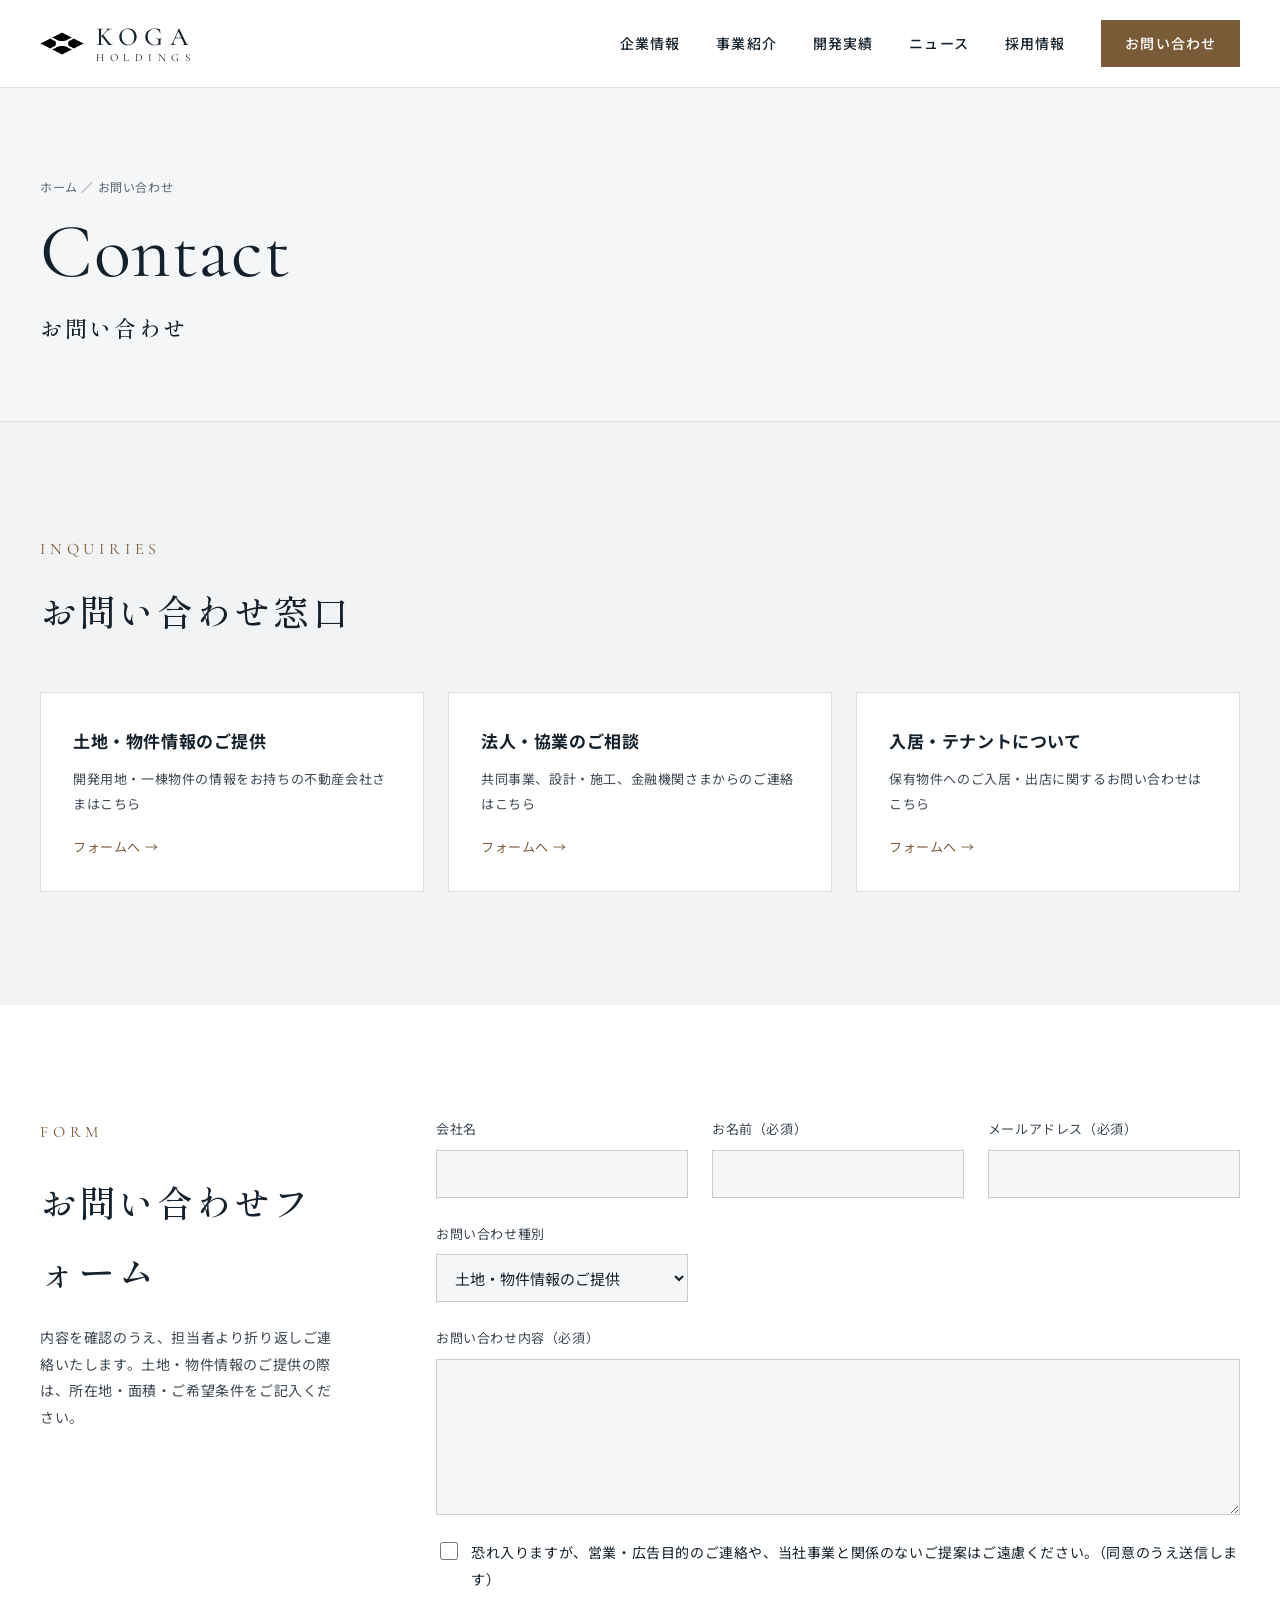
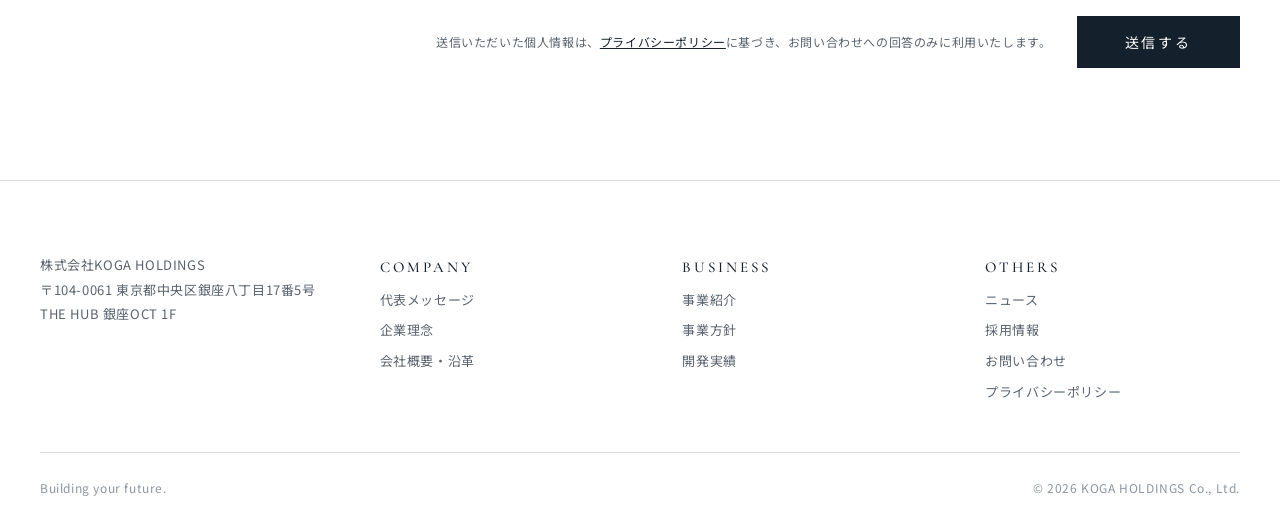
<file: contact.html>
<!doctype html>
<html lang="ja">
<head>
<meta charset="utf-8">
<meta name="viewport" content="width=device-width, initial-scale=1">
<title>お問い合わせ｜株式会社KOGA HOLDINGS</title>
<meta name="description" content="株式会社KOGA HOLDINGSは、用地の選定から企画・開発、竣工後の保有・運営までを一貫して手がける不動産開発会社です。Building your future. 喜びと安らぎを与える空間を創造します。">
<meta property="og:site_name" content="株式会社KOGA HOLDINGS">
<meta property="og:title" content="お問い合わせ｜株式会社KOGA HOLDINGS">
<meta property="og:description" content="株式会社KOGA HOLDINGSは、用地の選定から企画・開発、竣工後の保有・運営までを一貫して手がける不動産開発会社です。Building your future. 喜びと安らぎを与える空間を創造します。">
<meta property="og:type" content="website">
<meta property="og:image" content="https://www.kogahd.jp/images/takeshita-hero.jpg">
<link rel="icon" href="images/logo.png" type="image/png">
<link rel="preconnect" href="https://fonts.googleapis.com">
<link rel="preconnect" href="https://fonts.gstatic.com" crossorigin>
<link href="https://fonts.googleapis.com/css2?family=Cormorant+Garamond:wght@400;500&family=Shippori+Mincho:wght@500;600&family=Noto+Sans+JP:wght@400;500;700&display=swap" rel="stylesheet">
<link rel="stylesheet" href="style.css?v=20261026a">
<script src="site.js?v=20261026a"></script>
</head>
<body>
<div style="width: 100%; background: #FFFFFF; color: #14202B; font-family: 'Noto Sans JP', system-ui, sans-serif; font-size: 15px; line-height: 1.9; letter-spacing: 0.04em">
<header style="background: #FFFFFF; border-bottom: 1px solid #DDE0E3">
<div style="max-width: 1280px; margin: 0 auto; padding: 20px 40px; display: flex; flex-wrap: wrap; align-items: center; justify-content: space-between; gap: 16px 40px">
<a href="index.html" style="display: flex; align-items: center; line-height: 1.1">
<img src="images/logo.png" alt="" aria-hidden="true" style="width: 44px; height: 23px; display: block; margin-right: 12px"><span style="display: flex; flex-direction: column">
<span style="font-family: 'Cormorant Garamond', serif; font-size: 26px; letter-spacing: 0.24em; font-weight: 500">KOGA</span>
<span style="font-family: 'Cormorant Garamond', serif; font-size: 11px; letter-spacing: 0.5em">HOLDINGS</span>
</span>
</a>
<button class="nav-toggle" type="button" aria-label="メニューを開く" aria-expanded="false"><span></span><span></span><span></span></button>
<nav class="site-nav" aria-label="メインメニュー" style="display: flex; flex-wrap: wrap; align-items: center; gap: 4px 36px; font-size: 14px; font-weight: 500; letter-spacing: 0.08em">
<a href="company.html" style="padding: 10px 0">企業情報</a>
<a href="business.html" style="padding: 10px 0">事業紹介</a>
<a href="projects.html" style="padding: 10px 0">開発実績</a>
<a href="news.html" style="padding: 10px 0">ニュース</a>
<a href="recruit.html" style="padding: 10px 0">採用情報</a>
<a href="contact.html" style="padding: 10px 24px; background: #7A5B38; color: #FFFFFF">お問い合わせ</a>
</nav>
</div>
</header>
<section style="background: #F5F6F7; color: #14202B; padding: 88px 40px 72px; border-bottom: 1px solid #DDE0E3">
<div style="max-width: 1200px; margin: 0 auto; display: flex; flex-wrap: wrap; justify-content: space-between; align-items: flex-end; gap: 24px">
<div style="display: flex; flex-direction: column; gap: 12px">
<span style="font-size: 12px; color: #5A6470">ホーム ／ お問い合わせ</span>
<p style="margin: 0; font-family: 'Cormorant Garamond', serif; font-size: clamp(48px, 6vw, 80px); line-height: 1.1; font-weight: 400">Contact</p>
<h1 style="margin: 0; font-family: 'Shippori Mincho', serif; font-weight: 500; font-size: 22px; letter-spacing: 0.12em">お問い合わせ</h1>
</div>
</div>
</section>
<section style="padding: 112px 40px; background: #F2F3F4">
<div style="max-width: 1200px; margin: 0 auto; display: flex; flex-direction: column; gap: 48px">
<div>
<p style="margin: 0 0 12px; font-family: 'Cormorant Garamond', serif; font-size: 16px; letter-spacing: 0.3em; color: #7A5B38">INQUIRIES</p>
<h2 style="margin: 0; font-family: 'Shippori Mincho', serif; font-weight: 500; font-size: clamp(26px, 3vw, 36px); letter-spacing: 0.08em">お問い合わせ窓口</h2>
</div>
<div style="display: grid; grid-template-columns: repeat(auto-fit, minmax(280px, 1fr)); gap: 24px">
<a href="#form" style="display: flex; flex-direction: column; gap: 10px; padding: 32px; background: #FFFFFF; border: 1px solid #DDE0E3">
<span style="font-weight: 700; font-size: 17px">土地・物件情報のご提供</span>
<span style="font-size: 13px; color: #3D4752">開発用地・一棟物件の情報をお持ちの不動産会社さまはこちら</span>
<span style="font-size: 13px; color: #7A5B38; padding-top: 8px">フォームへ →</span>
</a>
<a href="#form" style="display: flex; flex-direction: column; gap: 10px; padding: 32px; background: #FFFFFF; border: 1px solid #DDE0E3">
<span style="font-weight: 700; font-size: 17px">法人・協業のご相談</span>
<span style="font-size: 13px; color: #3D4752">共同事業、設計・施工、金融機関さまからのご連絡はこちら</span>
<span style="font-size: 13px; color: #7A5B38; padding-top: 8px">フォームへ →</span>
</a>
<a href="#form" style="display: flex; flex-direction: column; gap: 10px; padding: 32px; background: #FFFFFF; border: 1px solid #DDE0E3">
<span style="font-weight: 700; font-size: 17px">入居・テナントについて</span>
<span style="font-size: 13px; color: #3D4752">保有物件へのご入居・出店に関するお問い合わせはこちら</span>
<span style="font-size: 13px; color: #7A5B38; padding-top: 8px">フォームへ →</span>
</a>
</div>
</div>
</section>
<section id="form" style="padding: 112px 40px; background: #FFFFFF">
<div style="max-width: 1200px; margin: 0 auto; display: flex; flex-wrap: wrap; gap: 48px 96px">
<div style="flex: 1 1 300px; min-width: 0; display: flex; flex-direction: column; gap: 20px">
<p style="margin: 0; font-family: 'Cormorant Garamond', serif; font-size: 16px; letter-spacing: 0.3em; color: #7A5B38">FORM</p>
<h2 style="margin: 0; font-family: 'Shippori Mincho', serif; font-weight: 500; font-size: clamp(26px, 3vw, 36px); letter-spacing: 0.08em">お問い合わせフォーム</h2>
<p style="margin: 0; font-size: 14px; color: #3D4752">内容を確認のうえ、担当者より折り返しご連絡いたします。土地・物件情報のご提供の際は、所在地・面積・ご希望条件をご記入ください。</p>
</div>
<form id="contact-form" name="contact" method="POST" action="thanks.html" data-endpoint="https://script.google.com/macros/s/AKfycbzPN8I3pcMQMl6CRndwNJB5KhXdD6Oxeeg-TeBM3A56lUAJ5aVNbS7nm4xn1DfUg59w4A/exec" style="flex: 999 1 560px; min-width: 0; display: grid; grid-template-columns: repeat(auto-fit, minmax(240px, 1fr)); gap: 24px">
<p style="display:none" aria-hidden="true"><label>bot-field <input name="bot-field" tabindex="-1" autocomplete="off"></label></p>
<label style="display: flex; flex-direction: column; gap: 8px; font-size: 13px; color: #3D4752">会社名
<input type="text" name="company" style="min-height: 48px; padding: 0 14px; border: 1px solid #C9CDD1; background: #F5F6F7; font-size: 15px"></label>
<label style="display: flex; flex-direction: column; gap: 8px; font-size: 13px; color: #3D4752">お名前（必須）
<input type="text" name="name" required style="min-height: 48px; padding: 0 14px; border: 1px solid #C9CDD1; background: #F5F6F7; font-size: 15px"></label>
<label style="display: flex; flex-direction: column; gap: 8px; font-size: 13px; color: #3D4752">メールアドレス（必須）
<input type="email" name="email" required style="min-height: 48px; padding: 0 14px; border: 1px solid #C9CDD1; background: #F5F6F7; font-size: 15px"></label>
<label style="display: flex; flex-direction: column; gap: 8px; font-size: 13px; color: #3D4752">お問い合わせ種別
<select name="type" style="min-height: 48px; padding: 0 14px; border: 1px solid #C9CDD1; background: #F5F6F7; font-size: 15px; color: #14202B">
<option>土地・物件情報のご提供</option>
<option>法人・協業のご相談</option>
<option>入居・テナントについて</option>
<option>採用について</option>
<option>その他</option>
</select></label>
<label style="grid-column: 1 / -1; display: flex; flex-direction: column; gap: 8px; font-size: 13px; color: #3D4752">お問い合わせ内容（必須）
<textarea name="message" rows="6" required style="padding: 14px; border: 1px solid #C9CDD1; background: #F5F6F7; font-size: 15px; resize: vertical"></textarea></label>
<label style="grid-column: 1 / -1; display: flex; align-items: flex-start; gap: 10px; font-size: 14px; color: #14202B; cursor: pointer"><input type="checkbox" name="agree" value="1" required style="width: 18px; height: 18px; margin-top: 3px; flex: none; accent-color: #14202B"><span>恐れ入りますが、営業・広告目的のご連絡や、当社事業と関係のないご提案はご遠慮ください。（同意のうえ送信します）</span></label>
<div style="grid-column: 1 / -1; display: flex; flex-wrap: wrap; align-items: center; justify-content: space-between; gap: 16px">
<span style="font-size: 12px; color: #5A6470">送信いただいた個人情報は、<a href="privacy.html" style="text-decoration: underline">プライバシーポリシー</a>に基づき、お問い合わせへの回答のみに利用いたします。</span>
<button type="submit" id="contact-submit" style="min-height: 52px; padding: 0 48px; border: none; background: #14202B; color: #FFFFFF; font-size: 14px; letter-spacing: 0.2em; cursor: pointer">送信する</button>
</div>
</form>
<script>
(function(){
var f=document.getElementById('contact-form');if(!f)return;
var b=document.getElementById('contact-submit');var t0=Date.now();
f.addEventListener('submit',function(ev){
 ev.preventDefault();
 if(!f.reportValidity())return;
 if(f.elements['bot-field'].value)return;
 if(Date.now()-t0<5000){alert('入力内容をご確認のうえ、数秒おいてから再度送信してください。');return;}
 var sig=['name','email','message'].map(function(n){return f.elements[n].value.trim();}).join('|');
 try{var last=JSON.parse(localStorage.getItem('kh_last')||'null');
  if(last&&last.s===sig&&Date.now()-last.t<600000){alert('同じ内容はすでに送信済みです。折り返しのご連絡をお待ちください。');return;}}catch(e){}
 try{localStorage.setItem('kh_last',JSON.stringify({s:sig,t:Date.now()}));}catch(e){}
 var label=b.textContent;b.disabled=true;b.textContent='送信中…';
 var fd=new URLSearchParams(new FormData(f));
 fetch(f.getAttribute('data-endpoint'),{method:'POST',mode:'no-cors',body:fd})
  .then(function(){location.href='thanks.html';})
  .catch(function(){b.disabled=false;b.textContent=label;alert('送信できませんでした。お手数ですが、時間をおいて再度お試しください。');});
});
})();
</script>

</div>
</section>
<footer style="background: #FFFFFF; color: #5A6470; border-top: 1px solid #DDE0E3; padding: 72px 40px 32px">
<div style="max-width: 1200px; margin: 0 auto; display: flex; flex-direction: column; gap: 48px">
<div style="display: flex; flex-wrap: wrap; justify-content: space-between; gap: 40px 64px">
<div style="display: flex; flex-direction: column; gap: 16px">
<p style="margin: 0; font-size: 13px; line-height: 1.9">株式会社KOGA HOLDINGS<br>〒104-0061 東京都中央区銀座八丁目17番5号<br>THE HUB 銀座OCT 1F</p>
</div>
<div style="display: grid; grid-template-columns: repeat(auto-fit, minmax(120px, 1fr)); gap: 24px 48px; font-size: 13px; flex: 1 1 320px; min-width: 0">
<div style="display: flex; flex-direction: column; gap: 6px">
<span style="color: #14202B; font-weight: 500; font-family: 'Cormorant Garamond', serif; font-size: 15px; letter-spacing: 0.2em">COMPANY</span>
<a href="company.html" style="color: #5A6470">代表メッセージ</a>
<a href="company.html" style="color: #5A6470">企業理念</a>
<a href="company.html" style="color: #5A6470">会社概要・沿革</a>
</div>
<div style="display: flex; flex-direction: column; gap: 6px">
<span style="color: #14202B; font-weight: 500; font-family: 'Cormorant Garamond', serif; font-size: 15px; letter-spacing: 0.2em">BUSINESS</span>
<a href="business.html" style="color: #5A6470">事業紹介</a>
<a href="business.html#strength" style="color: #5A6470">事業方針</a>
<a href="projects.html" style="color: #5A6470">開発実績</a>
</div>
<div style="display: flex; flex-direction: column; gap: 6px">
<span style="color: #14202B; font-weight: 500; font-family: 'Cormorant Garamond', serif; font-size: 15px; letter-spacing: 0.2em">OTHERS</span>
<a href="news.html" style="color: #5A6470">ニュース</a>
<a href="recruit.html" style="color: #5A6470">採用情報</a>
<a href="contact.html" style="color: #5A6470">お問い合わせ</a>
<a href="privacy.html" style="color: #5A6470">プライバシーポリシー</a>
</div>
</div>
</div>
<div style="border-top: 1px solid #DDE0E3; padding-top: 24px; display: flex; flex-wrap: wrap; justify-content: space-between; gap: 12px; font-size: 12px; color: #8C96A0">
<span>Building your future.</span>
<span>© 2026 KOGA HOLDINGS Co., Ltd.</span>
</div>
</div>
</footer>
</div>
<script>(function(){var b=document.querySelector(".nav-toggle"),h=document.querySelector("header");if(!b||!h)return;b.addEventListener("click",function(){var o=h.classList.toggle("open");b.setAttribute("aria-expanded",o?"true":"false");b.setAttribute("aria-label",o?"メニューを閉じる":"メニューを開く")})})();</script>
</body>
</html>
</file>
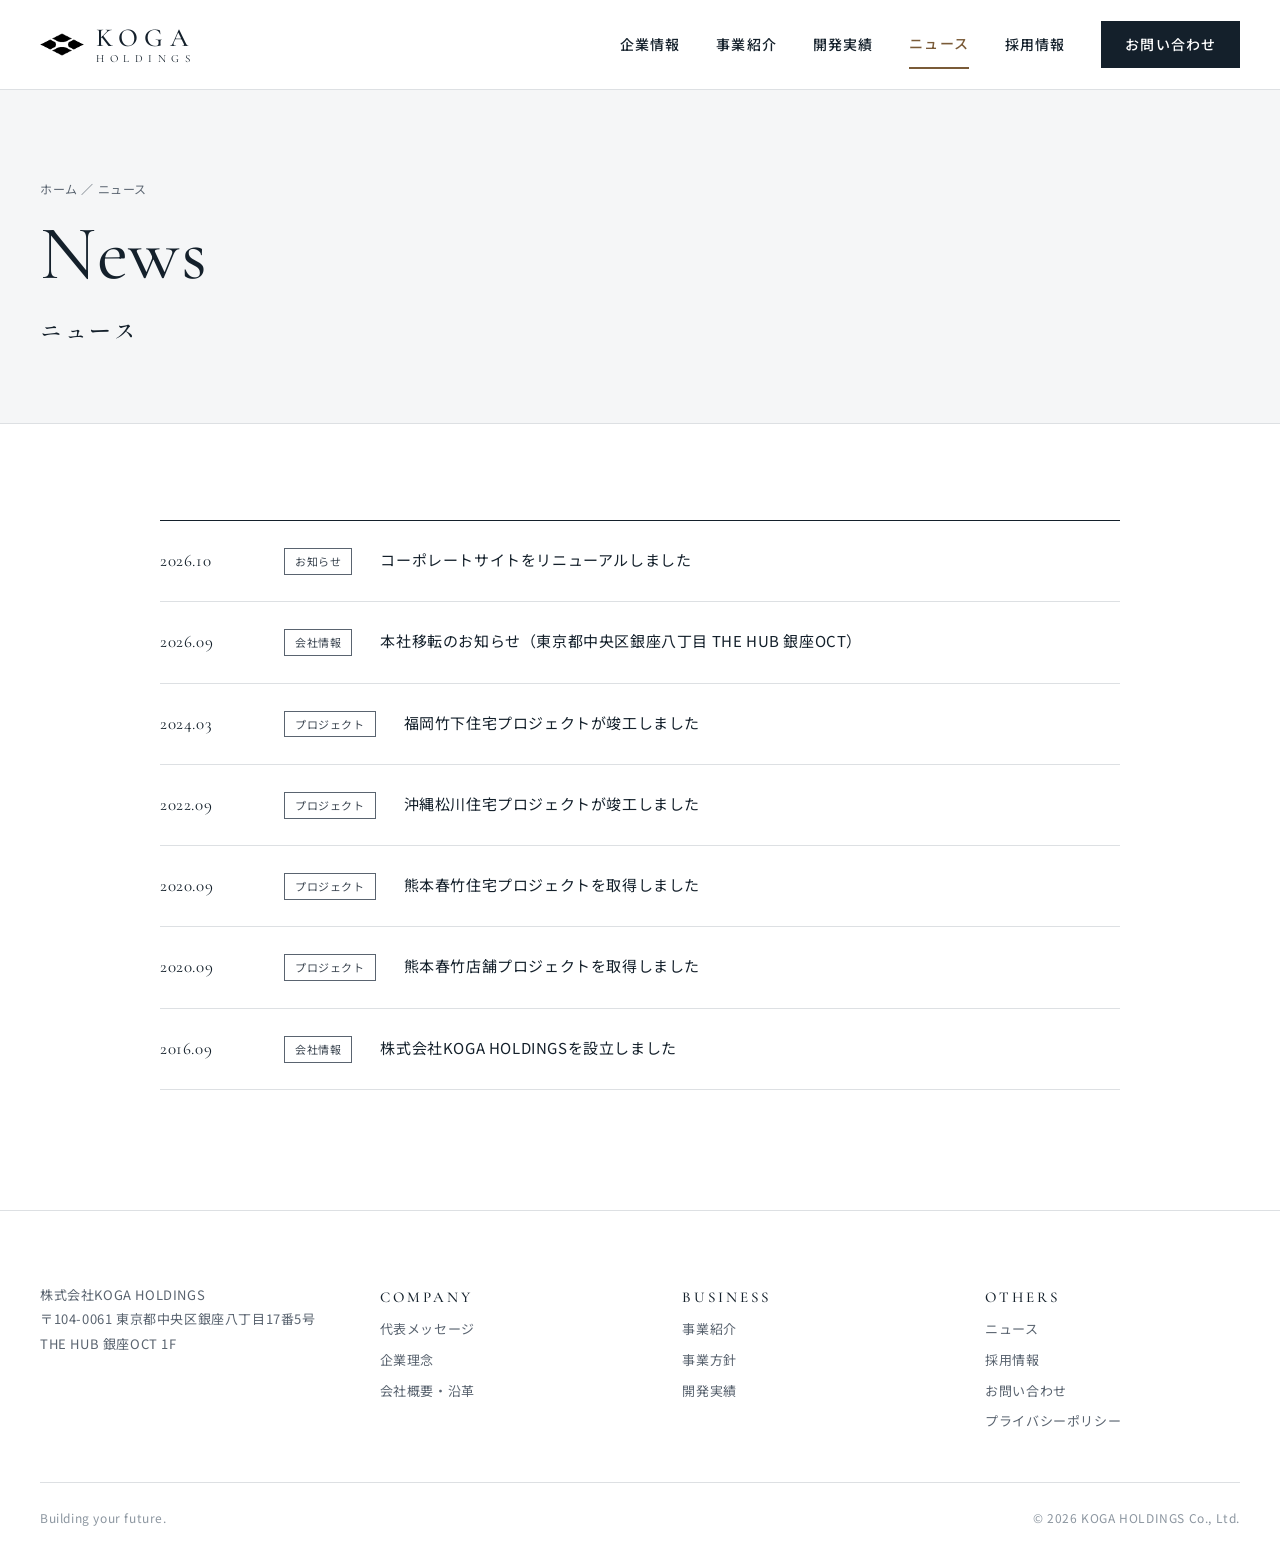
<file: news.html>
<!doctype html>
<html lang="ja">
<head>
<meta charset="utf-8">
<meta name="viewport" content="width=device-width, initial-scale=1">
<title>ニュース｜株式会社KOGA HOLDINGS</title>
<meta name="description" content="株式会社KOGA HOLDINGSは、用地の選定から企画・開発、竣工後の保有・運営までを一貫して手がける不動産開発会社です。Building your future. 喜びと安らぎを与える空間を創造します。">
<meta property="og:site_name" content="株式会社KOGA HOLDINGS">
<meta property="og:title" content="ニュース｜株式会社KOGA HOLDINGS">
<meta property="og:description" content="株式会社KOGA HOLDINGSは、用地の選定から企画・開発、竣工後の保有・運営までを一貫して手がける不動産開発会社です。Building your future. 喜びと安らぎを与える空間を創造します。">
<meta property="og:type" content="website">
<meta property="og:image" content="https://www.kogahd.jp/images/takeshita-hero.jpg">
<link rel="icon" href="images/logo.png" type="image/png">
<link rel="preconnect" href="https://fonts.googleapis.com">
<link rel="preconnect" href="https://fonts.gstatic.com" crossorigin>
<link href="https://fonts.googleapis.com/css2?family=Cormorant+Garamond:wght@400;500&family=Shippori+Mincho:wght@500;600&family=Noto+Sans+JP:wght@400;500;700&display=swap" rel="stylesheet">
<link rel="stylesheet" href="style.css?v=20261026a">
<script src="site.js?v=20261026a"></script>
</head>
<body>
<div style="width: 100%; background: #FFFFFF; color: #14202B; font-family: 'Noto Sans JP', system-ui, sans-serif; font-size: 15px; line-height: 1.9; letter-spacing: 0.04em">

<header style="background: #FFFFFF; border-bottom: 1px solid #DDE0E3">
<div style="max-width: 1280px; margin: 0 auto; padding: 20px 40px; display: flex; flex-wrap: wrap; align-items: center; justify-content: space-between; gap: 16px 40px">
<a href="index.html" style="display: flex; align-items: center; line-height: 1.1">
<img src="images/logo.png" alt="" aria-hidden="true" style="width: 44px; height: 23px; display: block; margin-right: 12px"><span style="display: flex; flex-direction: column">
<span style="font-family: 'Cormorant Garamond', serif; font-size: 26px; letter-spacing: 0.24em; font-weight: 500">KOGA</span>
<span style="font-family: 'Cormorant Garamond', serif; font-size: 11px; letter-spacing: 0.5em">HOLDINGS</span>
</span>
</a>
<button class="nav-toggle" type="button" aria-label="メニューを開く" aria-expanded="false"><span></span><span></span><span></span></button>
<nav class="site-nav" aria-label="メインメニュー" style="display: flex; flex-wrap: wrap; align-items: center; gap: 4px 36px; font-size: 14px; font-weight: 500; letter-spacing: 0.08em">
<a href="company.html" style="padding: 10px 0">企業情報</a>
<a href="business.html" style="padding: 10px 0">事業紹介</a>
<a href="projects.html" style="padding: 10px 0">開発実績</a>
<a href="news.html" style="padding: 10px 0; color: #7A5B38; border-bottom: 2px solid #7A5B38">ニュース</a>
<a href="recruit.html" style="padding: 10px 0">採用情報</a>
<a href="contact.html" style="padding: 10px 24px; background: #14202B; color: #FFFFFF">お問い合わせ</a>
</nav>
</div>
</header>

<section style="background: #F5F6F7; color: #14202B; padding: 88px 40px 72px; border-bottom: 1px solid #DDE0E3">
<div style="max-width: 1200px; margin: 0 auto; display: flex; flex-direction: column; gap: 12px">
<span style="font-size: 12px; color: #5A6470">ホーム ／ ニュース</span>
<p style="margin: 0; font-family: 'Cormorant Garamond', serif; font-size: clamp(48px, 6vw, 80px); line-height: 1.1; font-weight: 400">News</p>
<h1 style="margin: 0; font-family: 'Shippori Mincho', serif; font-weight: 500; font-size: 22px; letter-spacing: 0.12em">ニュース</h1>
</div>
</section>
<section style="padding: 96px 40px 120px">
<div style="max-width: 960px; margin: 0 auto">
<ul style="margin: 0; padding: 0; list-style: none; border-top: 1px solid #14202B">
<li style="display: flex; flex-wrap: wrap; gap: 8px 28px; padding: 24px 0; border-bottom: 1px solid #DDE0E3; align-items: baseline">
<span style="font-family: 'Cormorant Garamond', serif; font-size: 17px; width: 96px">2026.10</span>
<span style="font-size: 11px; padding: 2px 10px; border: 1px solid #5A6470; color: #3D4752">お知らせ</span>
<span style="flex: 1 1 320px">コーポレートサイトをリニューアルしました</span>
</li>
<li style="display: flex; flex-wrap: wrap; gap: 8px 28px; padding: 24px 0; border-bottom: 1px solid #DDE0E3; align-items: baseline">
<span style="font-family: 'Cormorant Garamond', serif; font-size: 17px; width: 96px">2026.09</span>
<span style="font-size: 11px; padding: 2px 10px; border: 1px solid #5A6470; color: #3D4752">会社情報</span>
<span style="flex: 1 1 320px">本社移転のお知らせ（東京都中央区銀座八丁目 THE HUB 銀座OCT）</span>
</li>
<li style="display: flex; flex-wrap: wrap; gap: 8px 28px; padding: 24px 0; border-bottom: 1px solid #DDE0E3; align-items: baseline">
<span style="font-family: 'Cormorant Garamond', serif; font-size: 17px; width: 96px">2024.03</span>
<span style="font-size: 11px; padding: 2px 10px; border: 1px solid #5A6470; color: #3D4752">プロジェクト</span>
<span style="flex: 1 1 320px">福岡竹下住宅プロジェクトが竣工しました</span>
</li>
<li style="display: flex; flex-wrap: wrap; gap: 8px 28px; padding: 24px 0; border-bottom: 1px solid #DDE0E3; align-items: baseline">
<span style="font-family: 'Cormorant Garamond', serif; font-size: 17px; width: 96px">2022.09</span>
<span style="font-size: 11px; padding: 2px 10px; border: 1px solid #5A6470; color: #3D4752">プロジェクト</span>
<span style="flex: 1 1 320px">沖縄松川住宅プロジェクトが竣工しました</span>
</li>
<li style="display: flex; flex-wrap: wrap; gap: 8px 28px; padding: 24px 0; border-bottom: 1px solid #DDE0E3; align-items: baseline">
<span style="font-family: 'Cormorant Garamond', serif; font-size: 17px; width: 96px">2020.09</span>
<span style="font-size: 11px; padding: 2px 10px; border: 1px solid #5A6470; color: #3D4752">プロジェクト</span>
<span style="flex: 1 1 320px">熊本春竹住宅プロジェクトを取得しました</span>
</li>
<li style="display: flex; flex-wrap: wrap; gap: 8px 28px; padding: 24px 0; border-bottom: 1px solid #DDE0E3; align-items: baseline">
<span style="font-family: 'Cormorant Garamond', serif; font-size: 17px; width: 96px">2020.09</span>
<span style="font-size: 11px; padding: 2px 10px; border: 1px solid #5A6470; color: #3D4752">プロジェクト</span>
<span style="flex: 1 1 320px">熊本春竹店舗プロジェクトを取得しました</span>
</li>
<li style="display: flex; flex-wrap: wrap; gap: 8px 28px; padding: 24px 0; border-bottom: 1px solid #DDE0E3; align-items: baseline">
<span style="font-family: 'Cormorant Garamond', serif; font-size: 17px; width: 96px">2016.09</span>
<span style="font-size: 11px; padding: 2px 10px; border: 1px solid #5A6470; color: #3D4752">会社情報</span>
<span style="flex: 1 1 320px">株式会社KOGA HOLDINGSを設立しました</span>
</li>
</ul>
</div>
</section>
<footer style="background: #FFFFFF; color: #5A6470; border-top: 1px solid #DDE0E3; padding: 72px 40px 32px">
<div style="max-width: 1200px; margin: 0 auto; display: flex; flex-direction: column; gap: 48px">
<div style="display: flex; flex-wrap: wrap; justify-content: space-between; gap: 40px 64px">
<div style="display: flex; flex-direction: column; gap: 16px">
<p style="margin: 0; font-size: 13px; line-height: 1.9">株式会社KOGA HOLDINGS<br>〒104-0061 東京都中央区銀座八丁目17番5号<br>THE HUB 銀座OCT 1F</p>
</div>
<div style="display: grid; grid-template-columns: repeat(auto-fit, minmax(120px, 1fr)); gap: 24px 48px; font-size: 13px; flex: 1 1 320px; min-width: 0">
<div style="display: flex; flex-direction: column; gap: 6px">
<span style="color: #14202B; font-weight: 500; font-family: 'Cormorant Garamond', serif; font-size: 15px; letter-spacing: 0.2em">COMPANY</span>
<a href="company.html" style="color: #5A6470">代表メッセージ</a>
<a href="company.html" style="color: #5A6470">企業理念</a>
<a href="company.html" style="color: #5A6470">会社概要・沿革</a>
</div>
<div style="display: flex; flex-direction: column; gap: 6px">
<span style="color: #14202B; font-weight: 500; font-family: 'Cormorant Garamond', serif; font-size: 15px; letter-spacing: 0.2em">BUSINESS</span>
<a href="business.html" style="color: #5A6470">事業紹介</a>
<a href="business.html#strength" style="color: #5A6470">事業方針</a>
<a href="projects.html" style="color: #5A6470">開発実績</a>
</div>
<div style="display: flex; flex-direction: column; gap: 6px">
<span style="color: #14202B; font-weight: 500; font-family: 'Cormorant Garamond', serif; font-size: 15px; letter-spacing: 0.2em">OTHERS</span>
<a href="news.html" style="color: #5A6470">ニュース</a>
<a href="recruit.html" style="color: #5A6470">採用情報</a>
<a href="contact.html" style="color: #5A6470">お問い合わせ</a>
<a href="privacy.html" style="color: #5A6470">プライバシーポリシー</a>
</div>
</div>
</div>
<div style="border-top: 1px solid #DDE0E3; padding-top: 24px; display: flex; flex-wrap: wrap; justify-content: space-between; gap: 12px; font-size: 12px; color: #8C96A0">
<span>Building your future.</span>
<span>© 2026 KOGA HOLDINGS Co., Ltd.</span>
</div>
</div>
</footer>

</div>
<script>(function(){var b=document.querySelector(".nav-toggle"),h=document.querySelector("header");if(!b||!h)return;b.addEventListener("click",function(){var o=h.classList.toggle("open");b.setAttribute("aria-expanded",o?"true":"false");b.setAttribute("aria-label",o?"メニューを閉じる":"メニューを開く")})})();</script>
</body>
</html>
</file>
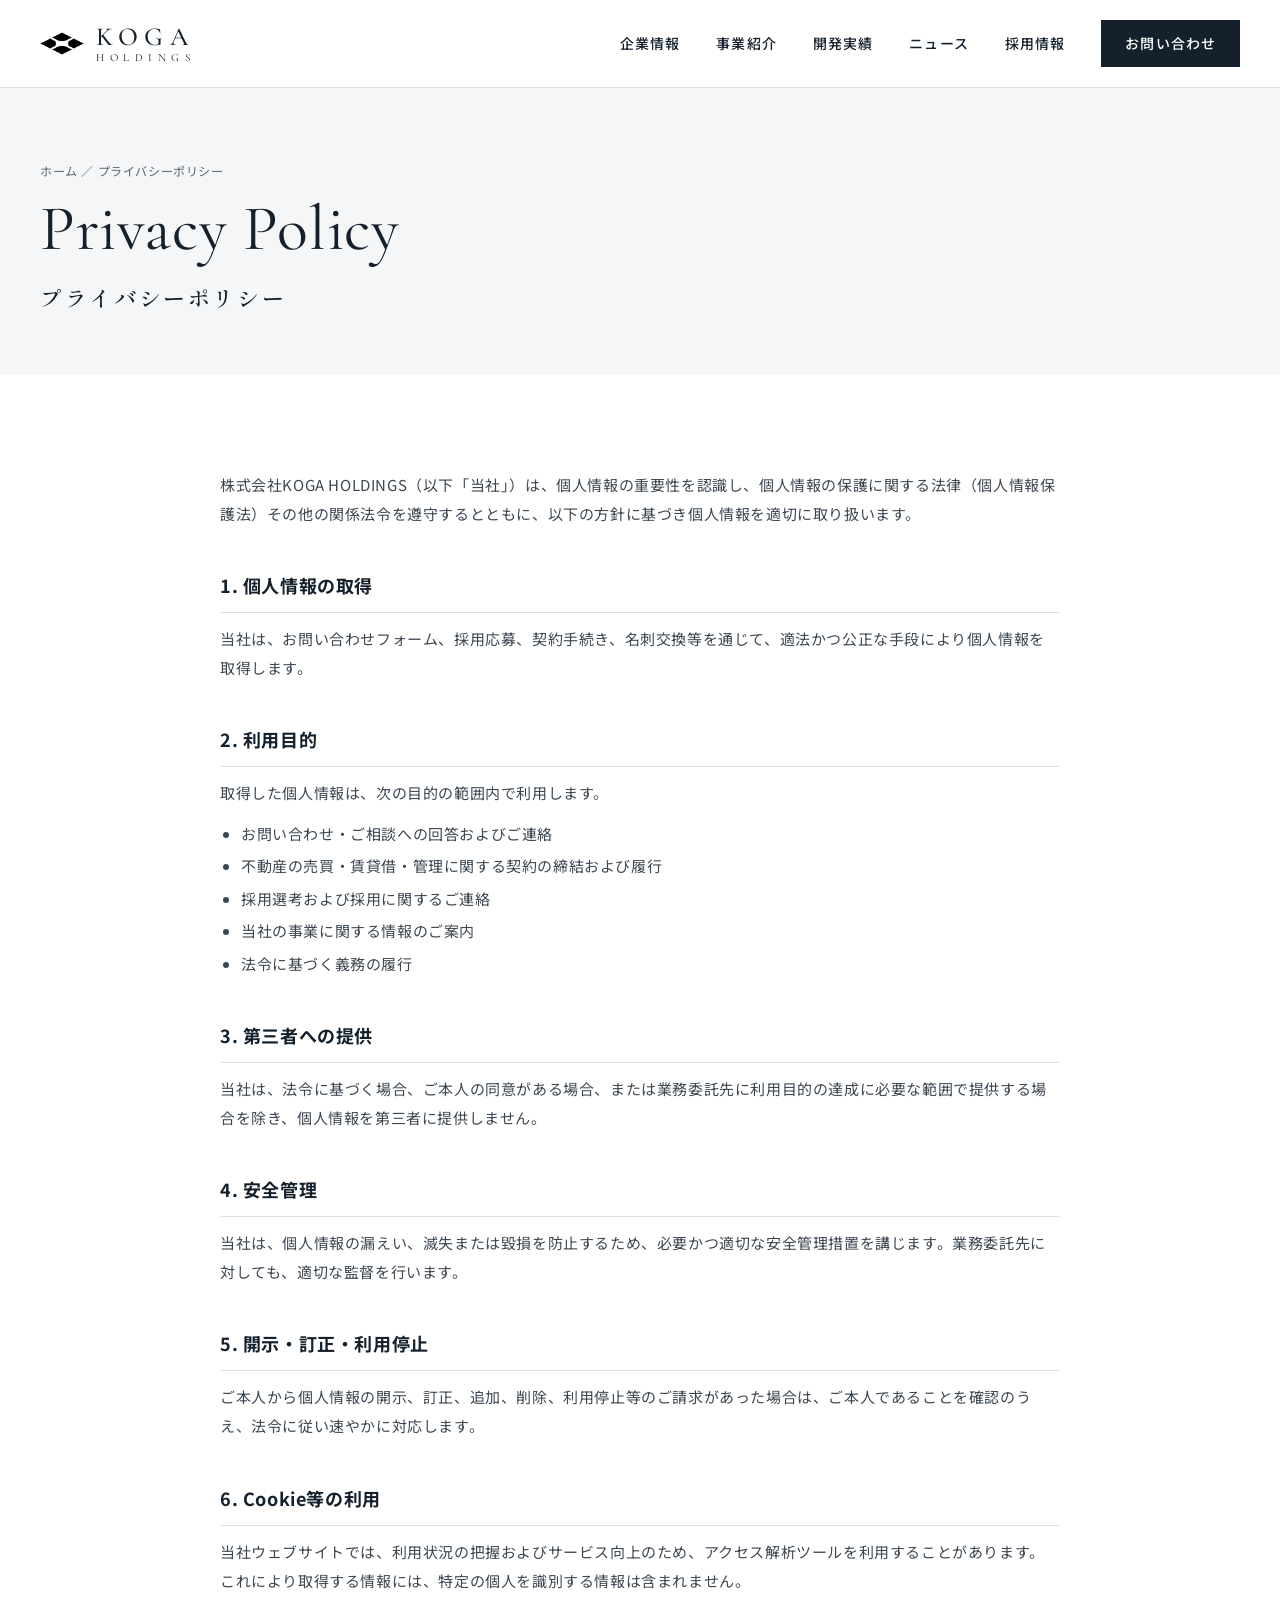
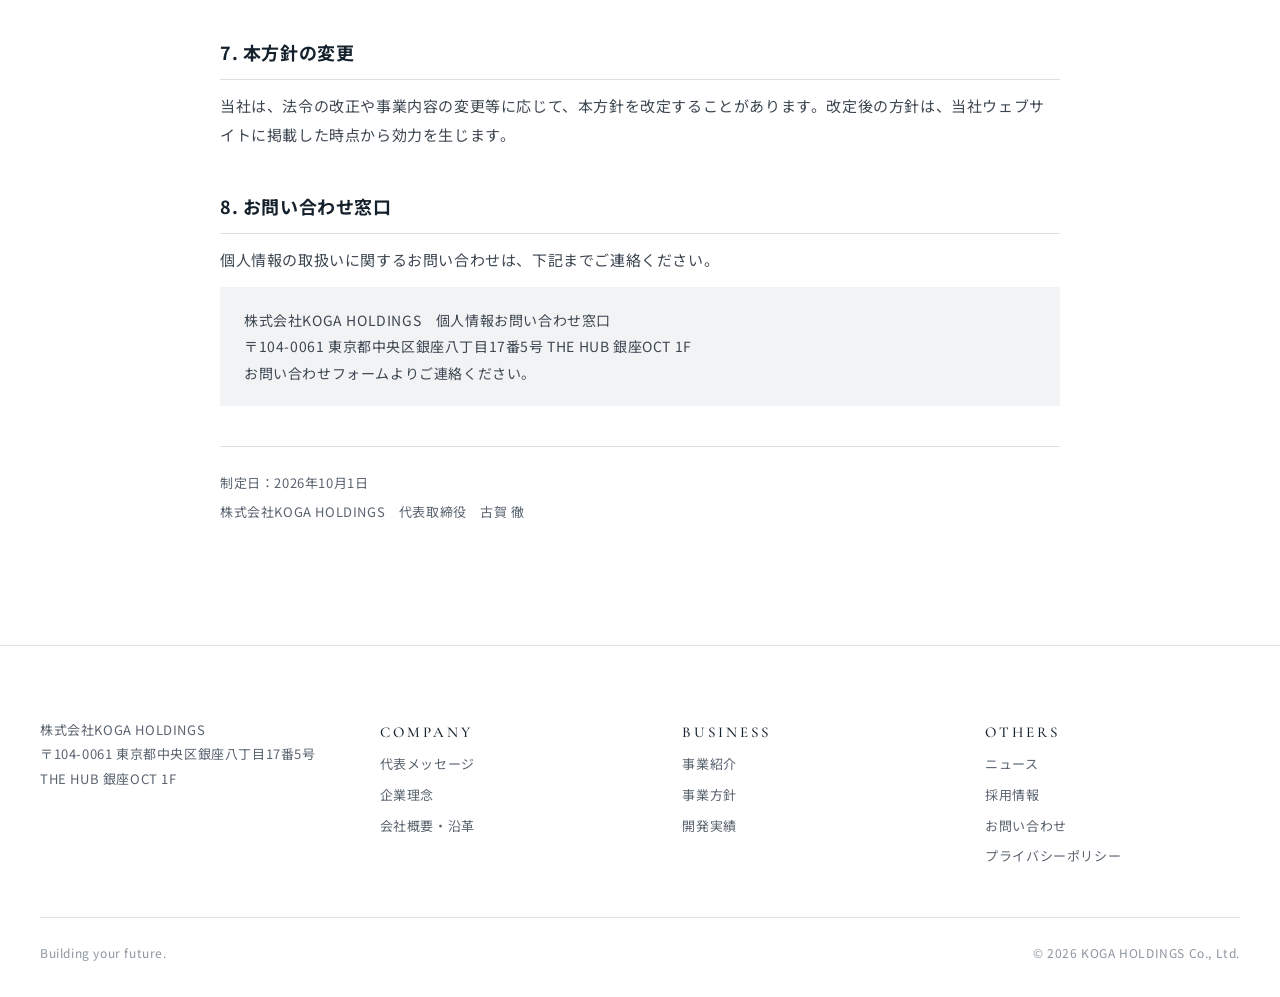
<file: privacy.html>
<!doctype html>
<html lang="ja">
<head>
<meta charset="utf-8">
<meta name="viewport" content="width=device-width, initial-scale=1">
<title>プライバシーポリシー｜株式会社KOGA HOLDINGS</title>
<meta name="description" content="株式会社KOGA HOLDINGSは、用地の選定から企画・開発、竣工後の保有・運営までを一貫して手がける不動産開発会社です。Building your future. 喜びと安らぎを与える空間を創造します。">
<meta property="og:site_name" content="株式会社KOGA HOLDINGS">
<meta property="og:title" content="プライバシーポリシー｜株式会社KOGA HOLDINGS">
<meta property="og:description" content="株式会社KOGA HOLDINGSは、用地の選定から企画・開発、竣工後の保有・運営までを一貫して手がける不動産開発会社です。Building your future. 喜びと安らぎを与える空間を創造します。">
<meta property="og:type" content="website">
<meta property="og:image" content="https://www.kogahd.jp/images/takeshita-hero.jpg">
<link rel="icon" href="images/logo.png" type="image/png">
<link rel="preconnect" href="https://fonts.googleapis.com">
<link rel="preconnect" href="https://fonts.gstatic.com" crossorigin>
<link href="https://fonts.googleapis.com/css2?family=Cormorant+Garamond:wght@400;500&family=Shippori+Mincho:wght@500;600&family=Noto+Sans+JP:wght@400;500;700&display=swap" rel="stylesheet">
<link rel="stylesheet" href="style.css?v=20261026a">
<script src="site.js?v=20261026a"></script>
</head>
<body>
<div style="width: 100%; background: #FFFFFF; color: #14202B; font-family: 'Noto Sans JP', system-ui, sans-serif; font-size: 15px; line-height: 1.9; letter-spacing: 0.04em">

<header style="background: #FFFFFF; border-bottom: 1px solid #DDE0E3">
<div style="max-width: 1280px; margin: 0 auto; padding: 20px 40px; display: flex; flex-wrap: wrap; align-items: center; justify-content: space-between; gap: 16px 40px">
<a href="index.html" style="display: flex; align-items: center; line-height: 1.1">
<img src="images/logo.png" alt="" aria-hidden="true" style="width: 44px; height: 23px; display: block; margin-right: 12px"><span style="display: flex; flex-direction: column">
<span style="font-family: 'Cormorant Garamond', serif; font-size: 26px; letter-spacing: 0.24em; font-weight: 500">KOGA</span>
<span style="font-family: 'Cormorant Garamond', serif; font-size: 11px; letter-spacing: 0.5em">HOLDINGS</span>
</span>
</a>
<button class="nav-toggle" type="button" aria-label="メニューを開く" aria-expanded="false"><span></span><span></span><span></span></button>
<nav class="site-nav" aria-label="メインメニュー" style="display: flex; flex-wrap: wrap; align-items: center; gap: 4px 36px; font-size: 14px; font-weight: 500; letter-spacing: 0.08em">
<a href="company.html" style="padding: 10px 0">企業情報</a>
<a href="business.html" style="padding: 10px 0">事業紹介</a>
<a href="projects.html" style="padding: 10px 0">開発実績</a>
<a href="news.html" style="padding: 10px 0">ニュース</a>
<a href="recruit.html" style="padding: 10px 0">採用情報</a>
<a href="contact.html" style="padding: 10px 24px; background: #14202B; color: #FFFFFF">お問い合わせ</a>
</nav>
</div>
</header>

<section style="background: #F5F6F7; color: #14202B; padding: 72px 40px 56px">
<div style="max-width: 1200px; margin: 0 auto; display: flex; flex-direction: column; gap: 12px">
<span style="font-size: 12px; color: #5A6470">ホーム ／ プライバシーポリシー</span>
<p style="margin: 0; font-family: 'Cormorant Garamond', serif; font-size: clamp(40px, 5vw, 64px); line-height: 1.1; font-weight: 400">Privacy Policy</p>
<h1 style="margin: 0; font-family: 'Shippori Mincho', serif; font-weight: 500; font-size: 22px; letter-spacing: 0.12em">プライバシーポリシー</h1>
</div>
</section>

<section style="padding: 96px 40px 120px">
<div style="max-width: 840px; margin: 0 auto; display: flex; flex-direction: column; gap: 40px; color: #3D4752">
<p style="margin: 0">株式会社KOGA HOLDINGS（以下「当社」）は、個人情報の重要性を認識し、個人情報の保護に関する法律（個人情報保護法）その他の関係法令を遵守するとともに、以下の方針に基づき個人情報を適切に取り扱います。</p>

<div style="display: flex; flex-direction: column; gap: 12px">
<h2 style="margin: 0; font-size: 18px; font-weight: 700; color: #14202B; padding-bottom: 10px; border-bottom: 1px solid #DDE0E3">1. 個人情報の取得</h2>
<p style="margin: 0">当社は、お問い合わせフォーム、採用応募、契約手続き、名刺交換等を通じて、適法かつ公正な手段により個人情報を取得します。</p>
</div>

<div style="display: flex; flex-direction: column; gap: 12px">
<h2 style="margin: 0; font-size: 18px; font-weight: 700; color: #14202B; padding-bottom: 10px; border-bottom: 1px solid #DDE0E3">2. 利用目的</h2>
<p style="margin: 0">取得した個人情報は、次の目的の範囲内で利用します。</p>
<ul style="margin: 0; padding-left: 1.4em; display: flex; flex-direction: column; gap: 4px">
<li>お問い合わせ・ご相談への回答およびご連絡</li>
<li>不動産の売買・賃貸借・管理に関する契約の締結および履行</li>
<li>採用選考および採用に関するご連絡</li>
<li>当社の事業に関する情報のご案内</li>
<li>法令に基づく義務の履行</li>
</ul>
</div>

<div style="display: flex; flex-direction: column; gap: 12px">
<h2 style="margin: 0; font-size: 18px; font-weight: 700; color: #14202B; padding-bottom: 10px; border-bottom: 1px solid #DDE0E3">3. 第三者への提供</h2>
<p style="margin: 0">当社は、法令に基づく場合、ご本人の同意がある場合、または業務委託先に利用目的の達成に必要な範囲で提供する場合を除き、個人情報を第三者に提供しません。</p>
</div>

<div style="display: flex; flex-direction: column; gap: 12px">
<h2 style="margin: 0; font-size: 18px; font-weight: 700; color: #14202B; padding-bottom: 10px; border-bottom: 1px solid #DDE0E3">4. 安全管理</h2>
<p style="margin: 0">当社は、個人情報の漏えい、滅失または毀損を防止するため、必要かつ適切な安全管理措置を講じます。業務委託先に対しても、適切な監督を行います。</p>
</div>

<div style="display: flex; flex-direction: column; gap: 12px">
<h2 style="margin: 0; font-size: 18px; font-weight: 700; color: #14202B; padding-bottom: 10px; border-bottom: 1px solid #DDE0E3">5. 開示・訂正・利用停止</h2>
<p style="margin: 0">ご本人から個人情報の開示、訂正、追加、削除、利用停止等のご請求があった場合は、ご本人であることを確認のうえ、法令に従い速やかに対応します。</p>
</div>

<div style="display: flex; flex-direction: column; gap: 12px">
<h2 style="margin: 0; font-size: 18px; font-weight: 700; color: #14202B; padding-bottom: 10px; border-bottom: 1px solid #DDE0E3">6. Cookie等の利用</h2>
<p style="margin: 0">当社ウェブサイトでは、利用状況の把握およびサービス向上のため、アクセス解析ツールを利用することがあります。これにより取得する情報には、特定の個人を識別する情報は含まれません。</p>
</div>

<div style="display: flex; flex-direction: column; gap: 12px">
<h2 style="margin: 0; font-size: 18px; font-weight: 700; color: #14202B; padding-bottom: 10px; border-bottom: 1px solid #DDE0E3">7. 本方針の変更</h2>
<p style="margin: 0">当社は、法令の改正や事業内容の変更等に応じて、本方針を改定することがあります。改定後の方針は、当社ウェブサイトに掲載した時点から効力を生じます。</p>
</div>

<div style="display: flex; flex-direction: column; gap: 12px">
<h2 style="margin: 0; font-size: 18px; font-weight: 700; color: #14202B; padding-bottom: 10px; border-bottom: 1px solid #DDE0E3">8. お問い合わせ窓口</h2>
<p style="margin: 0">個人情報の取扱いに関するお問い合わせは、下記までご連絡ください。</p>
<p style="margin: 0; padding: 20px 24px; background: #F2F3F4; font-size: 14px">株式会社KOGA HOLDINGS　個人情報お問い合わせ窓口<br>〒104-0061 東京都中央区銀座八丁目17番5号 THE HUB 銀座OCT 1F<br>お問い合わせフォームよりご連絡ください。</p>
</div>

<div style="display: flex; flex-direction: column; gap: 4px; font-size: 13px; color: #5A6470; border-top: 1px solid #DDE0E3; padding-top: 24px">
<span>制定日：2026年10月1日</span>
<span>株式会社KOGA HOLDINGS　代表取締役　古賀 徹</span>
</div>
</div>
</section>

<footer style="background: #FFFFFF; color: #5A6470; border-top: 1px solid #DDE0E3; padding: 72px 40px 32px">
<div style="max-width: 1200px; margin: 0 auto; display: flex; flex-direction: column; gap: 48px">
<div style="display: flex; flex-wrap: wrap; justify-content: space-between; gap: 40px 64px">
<div style="display: flex; flex-direction: column; gap: 16px">
<p style="margin: 0; font-size: 13px; line-height: 1.9">株式会社KOGA HOLDINGS<br>〒104-0061 東京都中央区銀座八丁目17番5号<br>THE HUB 銀座OCT 1F</p>
</div>
<div style="display: grid; grid-template-columns: repeat(auto-fit, minmax(120px, 1fr)); gap: 24px 48px; font-size: 13px; flex: 1 1 320px; min-width: 0">
<div style="display: flex; flex-direction: column; gap: 6px">
<span style="color: #14202B; font-weight: 500; font-family: 'Cormorant Garamond', serif; font-size: 15px; letter-spacing: 0.2em">COMPANY</span>
<a href="company.html" style="color: #5A6470">代表メッセージ</a>
<a href="company.html" style="color: #5A6470">企業理念</a>
<a href="company.html" style="color: #5A6470">会社概要・沿革</a>
</div>
<div style="display: flex; flex-direction: column; gap: 6px">
<span style="color: #14202B; font-weight: 500; font-family: 'Cormorant Garamond', serif; font-size: 15px; letter-spacing: 0.2em">BUSINESS</span>
<a href="business.html" style="color: #5A6470">事業紹介</a>
<a href="business.html#strength" style="color: #5A6470">事業方針</a>
<a href="projects.html" style="color: #5A6470">開発実績</a>
</div>
<div style="display: flex; flex-direction: column; gap: 6px">
<span style="color: #14202B; font-weight: 500; font-family: 'Cormorant Garamond', serif; font-size: 15px; letter-spacing: 0.2em">OTHERS</span>
<a href="news.html" style="color: #5A6470">ニュース</a>
<a href="recruit.html" style="color: #5A6470">採用情報</a>
<a href="contact.html" style="color: #5A6470">お問い合わせ</a>
<a href="privacy.html" style="color: #5A6470">プライバシーポリシー</a>
</div>
</div>
</div>
<div style="border-top: 1px solid #DDE0E3; padding-top: 24px; display: flex; flex-wrap: wrap; justify-content: space-between; gap: 12px; font-size: 12px; color: #8C96A0">
<span>Building your future.</span>
<span>© 2026 KOGA HOLDINGS Co., Ltd.</span>
</div>
</div>
</footer>

</div>
<script>(function(){var b=document.querySelector(".nav-toggle"),h=document.querySelector("header");if(!b||!h)return;b.addEventListener("click",function(){var o=h.classList.toggle("open");b.setAttribute("aria-expanded",o?"true":"false");b.setAttribute("aria-label",o?"メニューを閉じる":"メニューを開く")})})();</script>
</body>
</html>
</file>
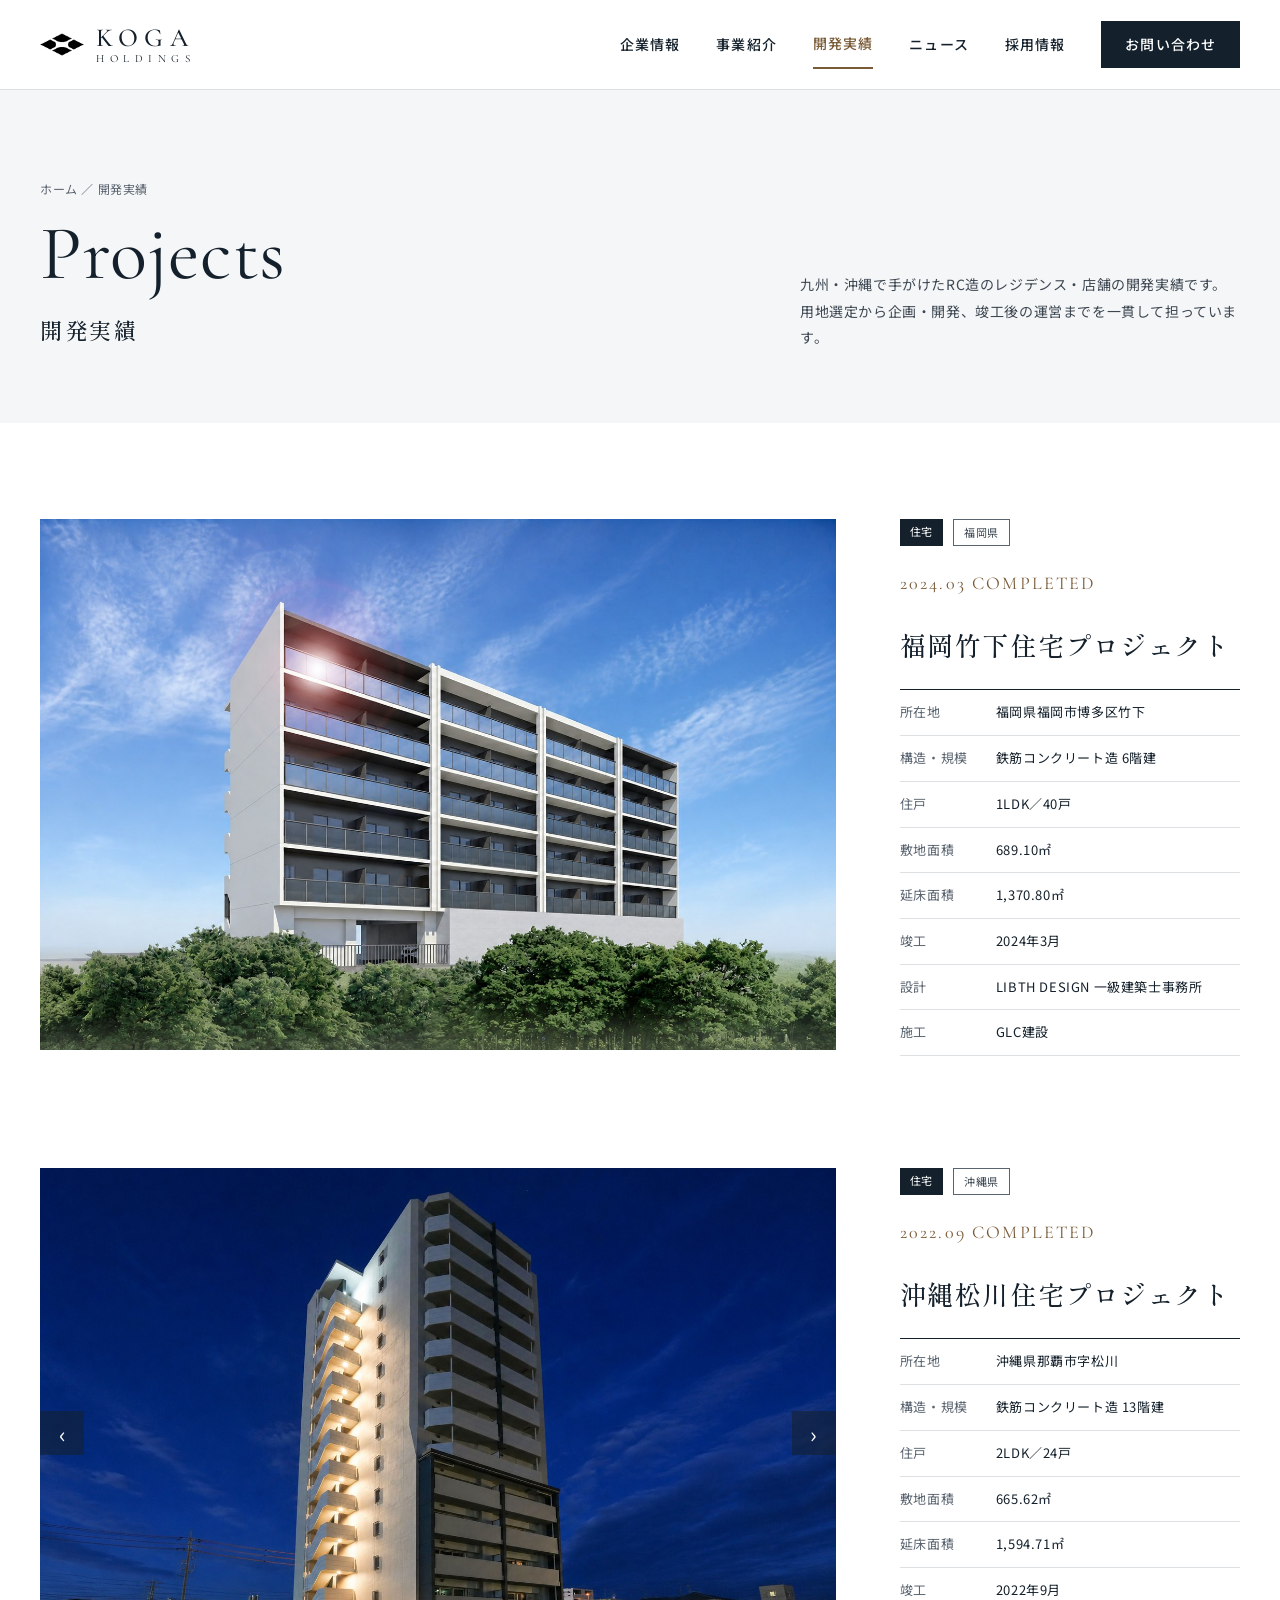
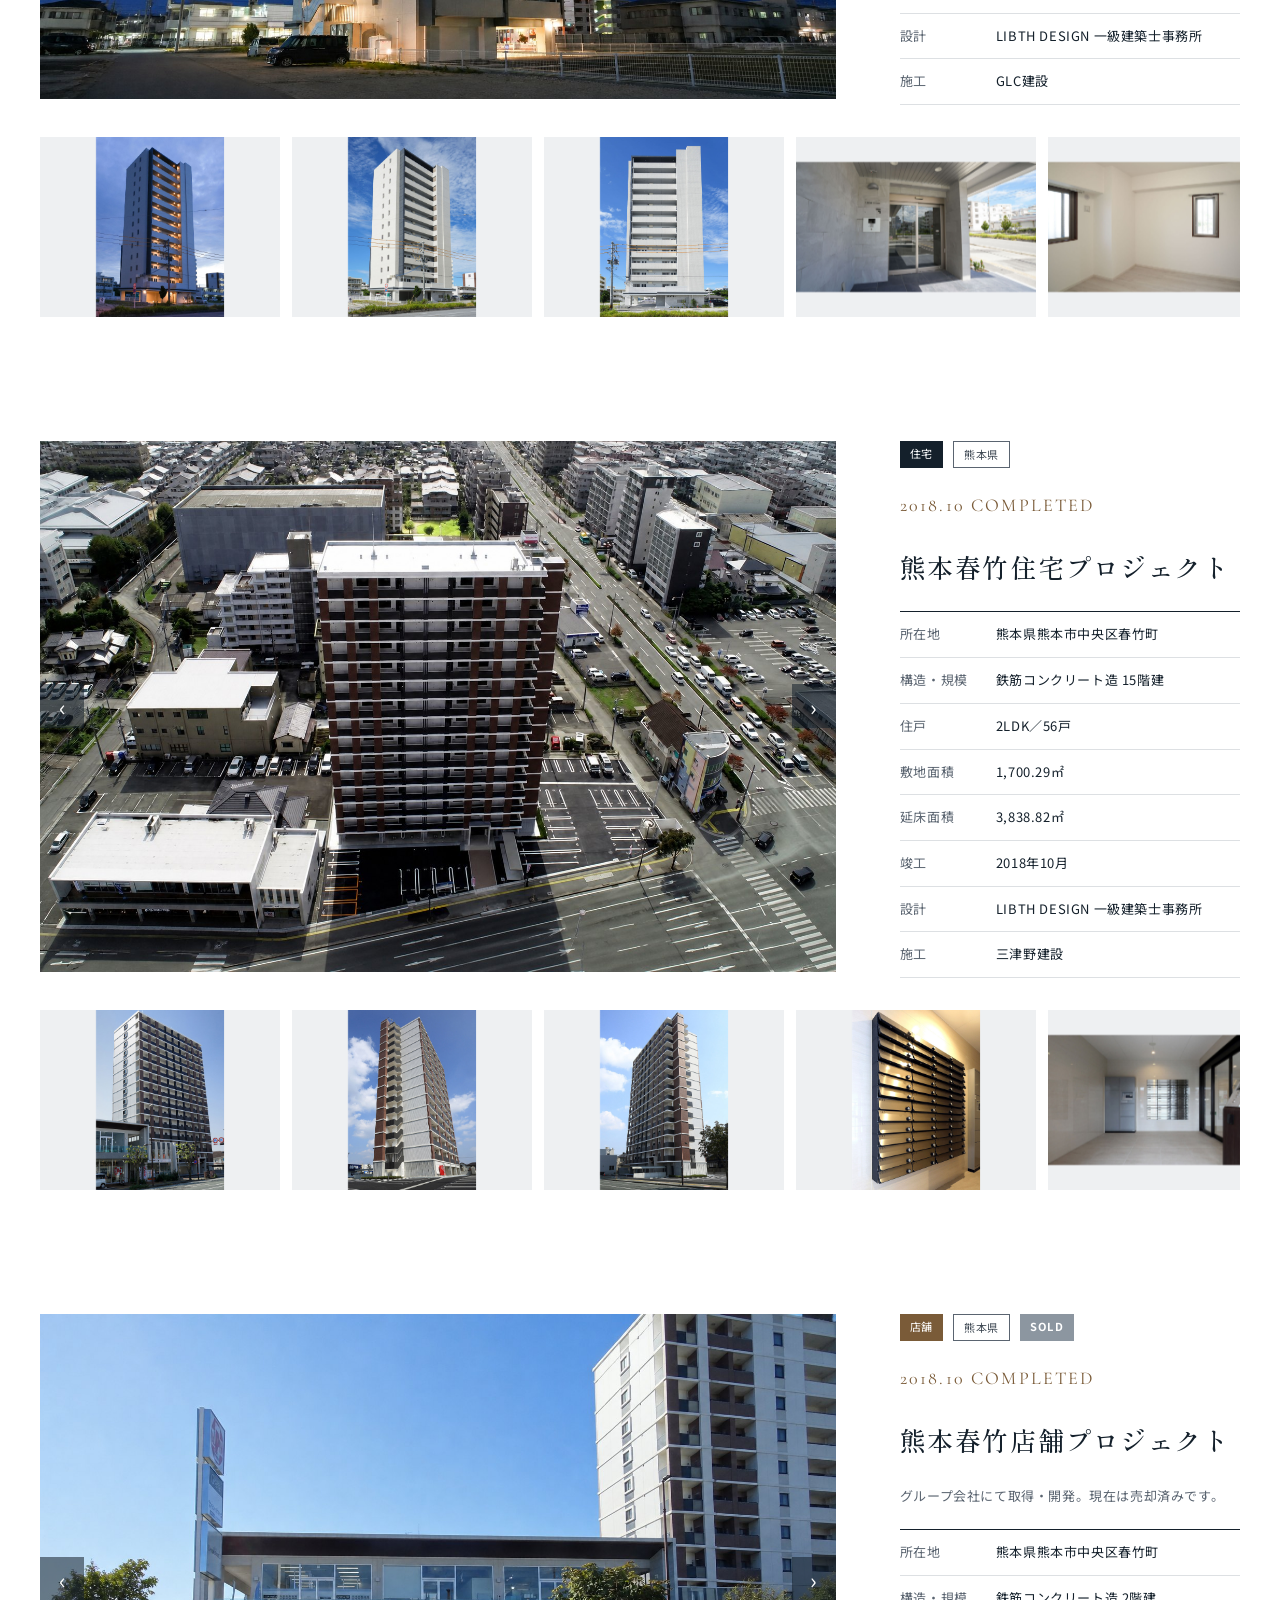
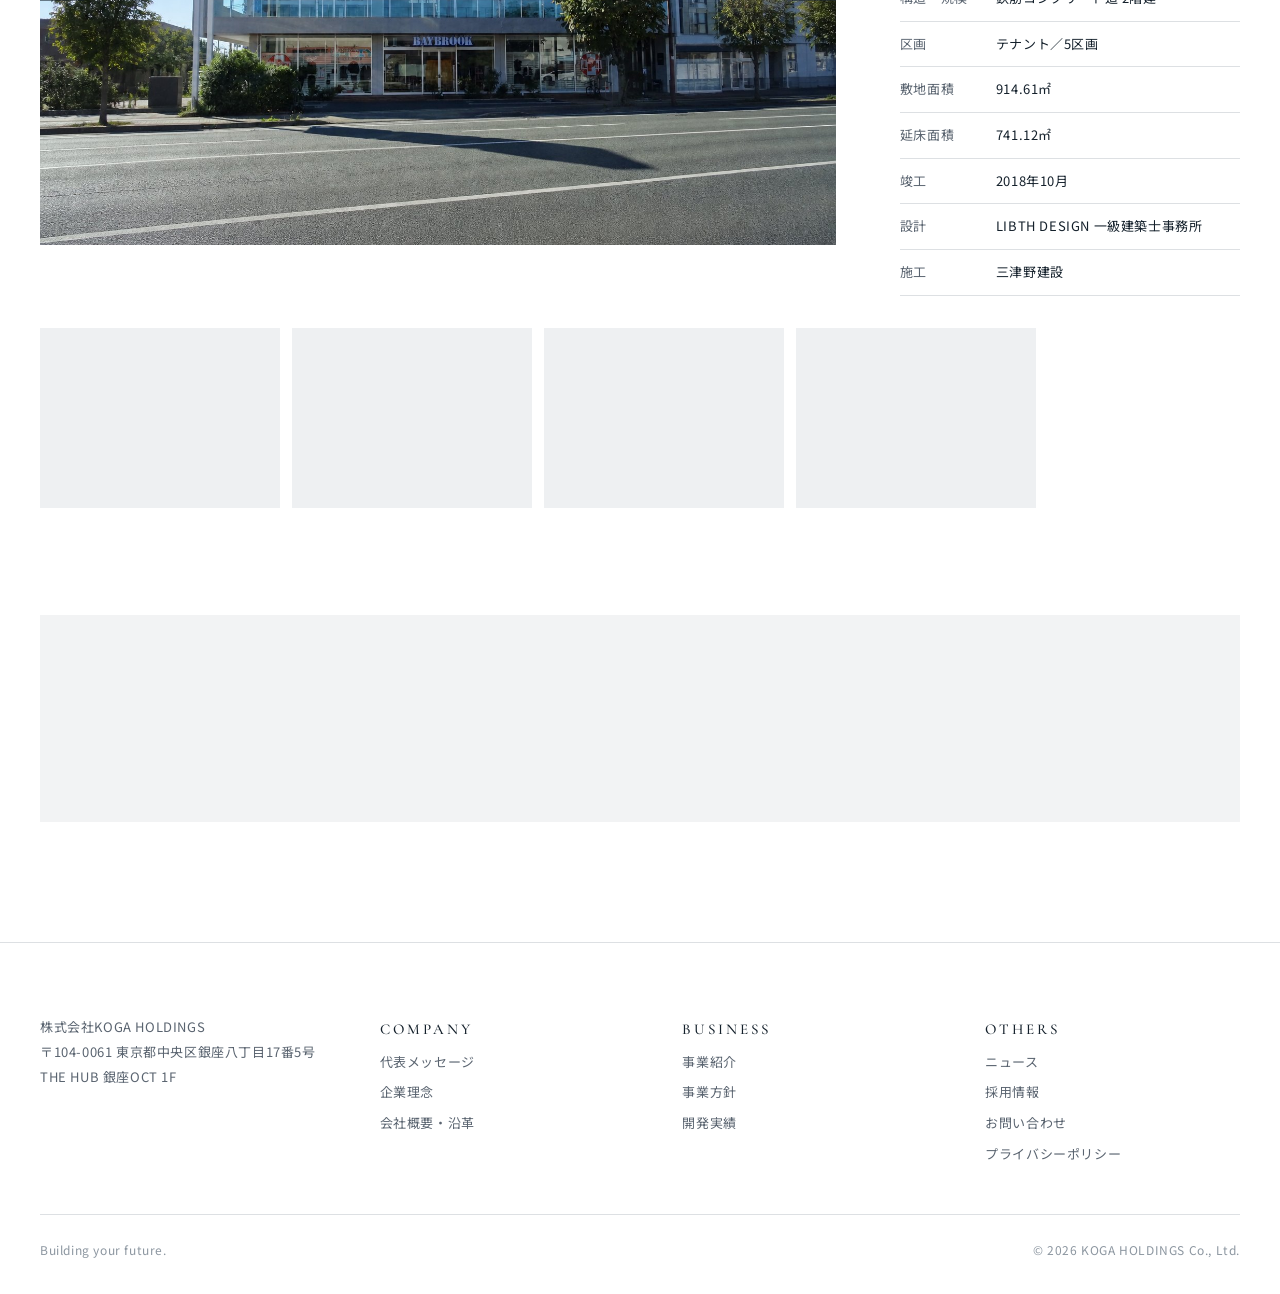
<file: projects.html>
<!doctype html>
<html lang="ja">
<head>
<meta charset="utf-8">
<meta name="viewport" content="width=device-width, initial-scale=1">
<title>開発実績｜株式会社KOGA HOLDINGS</title>
<meta name="description" content="株式会社KOGA HOLDINGSは、用地の選定から企画・開発、竣工後の保有・運営までを一貫して手がける不動産開発会社です。Building your future. 喜びと安らぎを与える空間を創造します。">
<meta property="og:site_name" content="株式会社KOGA HOLDINGS">
<meta property="og:title" content="開発実績｜株式会社KOGA HOLDINGS">
<meta property="og:description" content="株式会社KOGA HOLDINGSは、用地の選定から企画・開発、竣工後の保有・運営までを一貫して手がける不動産開発会社です。Building your future. 喜びと安らぎを与える空間を創造します。">
<meta property="og:type" content="website">
<meta property="og:image" content="https://www.kogahd.jp/images/takeshita-hero.jpg">
<link rel="icon" href="images/logo.png" type="image/png">
<link rel="preconnect" href="https://fonts.googleapis.com">
<link rel="preconnect" href="https://fonts.gstatic.com" crossorigin>
<link href="https://fonts.googleapis.com/css2?family=Cormorant+Garamond:wght@400;500&family=Shippori+Mincho:wght@500;600&family=Noto+Sans+JP:wght@400;500;700&display=swap" rel="stylesheet">
<link rel="stylesheet" href="style.css?v=20261026a">
<script src="site.js?v=20261026a"></script>
</head>
<body>
<div style="width: 100%; background: #FFFFFF; color: #14202B; font-family: 'Noto Sans JP', system-ui, sans-serif; font-size: 15px; line-height: 1.9; letter-spacing: 0.04em">

<header style="background: #FFFFFF; border-bottom: 1px solid #DDE0E3">
<div style="max-width: 1280px; margin: 0 auto; padding: 20px 40px; display: flex; flex-wrap: wrap; align-items: center; justify-content: space-between; gap: 16px 40px">
<a href="index.html" style="display: flex; align-items: center; line-height: 1.1">
<img src="images/logo.png" alt="" aria-hidden="true" style="width: 44px; height: 23px; display: block; margin-right: 12px"><span style="display: flex; flex-direction: column">
<span style="font-family: 'Cormorant Garamond', serif; font-size: 26px; letter-spacing: 0.24em; font-weight: 500">KOGA</span>
<span style="font-family: 'Cormorant Garamond', serif; font-size: 11px; letter-spacing: 0.5em">HOLDINGS</span>
</span>
</a>
<button class="nav-toggle" type="button" aria-label="メニューを開く" aria-expanded="false"><span></span><span></span><span></span></button>
<nav class="site-nav" aria-label="メインメニュー" style="display: flex; flex-wrap: wrap; align-items: center; gap: 4px 36px; font-size: 14px; font-weight: 500; letter-spacing: 0.08em">
<a href="company.html" style="padding: 10px 0">企業情報</a>
<a href="business.html" style="padding: 10px 0">事業紹介</a>
<a href="projects.html" style="padding: 10px 0; color: #7A5B38; border-bottom: 2px solid #7A5B38">開発実績</a>
<a href="news.html" style="padding: 10px 0">ニュース</a>
<a href="recruit.html" style="padding: 10px 0">採用情報</a>
<a href="contact.html" style="padding: 10px 24px; background: #14202B; color: #FFFFFF">お問い合わせ</a>
</nav>
</div>
</header>

<section style="background: #F5F6F7; color: #14202B; padding: 88px 40px 72px">
<div style="max-width: 1200px; margin: 0 auto; display: flex; flex-wrap: wrap; justify-content: space-between; align-items: flex-end; gap: 24px">
<div style="display: flex; flex-direction: column; gap: 12px">
<span style="font-size: 12px; color: #5A6470">ホーム ／ 開発実績</span>
<p style="margin: 0; font-family: 'Cormorant Garamond', serif; font-size: clamp(48px, 6vw, 80px); line-height: 1.1; font-weight: 400">Projects</p>
<h1 style="margin: 0; font-family: 'Shippori Mincho', serif; font-weight: 500; font-size: 22px; letter-spacing: 0.12em">開発実績</h1>
</div>
<p style="margin: 0; max-width: 440px; font-size: 14px; color: #3D4752">九州・沖縄で手がけたRC造のレジデンス・店舗の開発実績です。用地選定から企画・開発、竣工後の運営までを一貫して担っています。</p>
</div>
</section>

<section style="padding: 96px 40px 48px">
<div style="max-width: 1200px; margin: 0 auto; display: flex; flex-direction: column; gap: 112px">
<article style="display: flex; flex-direction: column; gap: 32px">
<div style="display: flex; flex-wrap: wrap; gap: 40px 64px; align-items: flex-start">
<div style="flex: 999 1 560px; min-width: 0">
<div style="aspect-ratio: 3 / 2; background: #EEF0F2; overflow: hidden"><img loading="lazy" src="images/takeshita-01-wide.jpg" alt="福岡竹下住宅プロジェクト 外観" style="width: 100%; height: 100%; object-fit: cover; display: block"></div>
</div>
<div style="flex: 1 1 340px; min-width: 0; display: flex; flex-direction: column; gap: 20px">
<div style="display: flex; gap: 10px; flex-wrap: wrap">
<span style="font-size: 11px; padding: 2px 10px; background: #14202B; color: #FFFFFF">住宅</span>
<span style="font-size: 11px; padding: 2px 10px; border: 1px solid #5A6470; color: #3D4752">福岡県</span>
</div>
<span style="font-family: 'Cormorant Garamond', serif; font-size: 18px; color: #7A5B38; letter-spacing: 0.12em">2024.03 COMPLETED</span>
<h2 style="margin: 0; font-family: 'Shippori Mincho', serif; font-weight: 500; font-size: 26px; letter-spacing: 0.06em">福岡竹下住宅プロジェクト</h2>
<dl style="margin: 0; display: grid; grid-template-columns: 96px 1fr; font-size: 13px; border-top: 1px solid #14202B">
<dt style="padding: 10px 0; border-bottom: 1px solid #DDE0E3; color: #5A6470">所在地</dt><dd style="margin: 0; padding: 10px 0; border-bottom: 1px solid #DDE0E3">福岡県福岡市博多区竹下</dd>
<dt style="padding: 10px 0; border-bottom: 1px solid #DDE0E3; color: #5A6470">構造・規模</dt><dd style="margin: 0; padding: 10px 0; border-bottom: 1px solid #DDE0E3">鉄筋コンクリート造 6階建</dd>
<dt style="padding: 10px 0; border-bottom: 1px solid #DDE0E3; color: #5A6470">住戸</dt><dd style="margin: 0; padding: 10px 0; border-bottom: 1px solid #DDE0E3">1LDK／40戸</dd>
<dt style="padding: 10px 0; border-bottom: 1px solid #DDE0E3; color: #5A6470">敷地面積</dt><dd style="margin: 0; padding: 10px 0; border-bottom: 1px solid #DDE0E3">689.10㎡</dd>
<dt style="padding: 10px 0; border-bottom: 1px solid #DDE0E3; color: #5A6470">延床面積</dt><dd style="margin: 0; padding: 10px 0; border-bottom: 1px solid #DDE0E3">1,370.80㎡</dd>
<dt style="padding: 10px 0; border-bottom: 1px solid #DDE0E3; color: #5A6470">竣工</dt><dd style="margin: 0; padding: 10px 0; border-bottom: 1px solid #DDE0E3">2024年3月</dd>
<dt style="padding: 10px 0; border-bottom: 1px solid #DDE0E3; color: #5A6470">設計</dt><dd style="margin: 0; padding: 10px 0; border-bottom: 1px solid #DDE0E3">LIBTH DESIGN 一級建築士事務所</dd>
<dt style="padding: 10px 0; border-bottom: 1px solid #DDE0E3; color: #5A6470">施工</dt><dd style="margin: 0; padding: 10px 0; border-bottom: 1px solid #DDE0E3">GLC建設</dd>
</dl>
</div>
</div>
</article>

<article style="display: flex; flex-direction: column; gap: 32px">
<div style="display: flex; flex-wrap: wrap; gap: 40px 64px; align-items: flex-start">
<div style="flex: 999 1 560px; min-width: 0">
<div style="aspect-ratio: 3 / 2; background: #EEF0F2; overflow: hidden"><img loading="lazy" src="images/matsukawa-01-wide.jpg" alt="沖縄松川住宅プロジェクト 外観" style="width: 100%; height: 100%; object-fit: cover; display: block"></div>
</div>
<div style="flex: 1 1 340px; min-width: 0; display: flex; flex-direction: column; gap: 20px">
<div style="display: flex; gap: 10px; flex-wrap: wrap">
<span style="font-size: 11px; padding: 2px 10px; background: #14202B; color: #FFFFFF">住宅</span>
<span style="font-size: 11px; padding: 2px 10px; border: 1px solid #5A6470; color: #3D4752">沖縄県</span>
</div>
<span style="font-family: 'Cormorant Garamond', serif; font-size: 18px; color: #7A5B38; letter-spacing: 0.12em">2022.09 COMPLETED</span>
<h2 style="margin: 0; font-family: 'Shippori Mincho', serif; font-weight: 500; font-size: 26px; letter-spacing: 0.06em">沖縄松川住宅プロジェクト</h2>
<dl style="margin: 0; display: grid; grid-template-columns: 96px 1fr; font-size: 13px; border-top: 1px solid #14202B">
<dt style="padding: 10px 0; border-bottom: 1px solid #DDE0E3; color: #5A6470">所在地</dt><dd style="margin: 0; padding: 10px 0; border-bottom: 1px solid #DDE0E3">沖縄県那覇市字松川</dd>
<dt style="padding: 10px 0; border-bottom: 1px solid #DDE0E3; color: #5A6470">構造・規模</dt><dd style="margin: 0; padding: 10px 0; border-bottom: 1px solid #DDE0E3">鉄筋コンクリート造 13階建</dd>
<dt style="padding: 10px 0; border-bottom: 1px solid #DDE0E3; color: #5A6470">住戸</dt><dd style="margin: 0; padding: 10px 0; border-bottom: 1px solid #DDE0E3">2LDK／24戸</dd>
<dt style="padding: 10px 0; border-bottom: 1px solid #DDE0E3; color: #5A6470">敷地面積</dt><dd style="margin: 0; padding: 10px 0; border-bottom: 1px solid #DDE0E3">665.62㎡</dd>
<dt style="padding: 10px 0; border-bottom: 1px solid #DDE0E3; color: #5A6470">延床面積</dt><dd style="margin: 0; padding: 10px 0; border-bottom: 1px solid #DDE0E3">1,594.71㎡</dd>
<dt style="padding: 10px 0; border-bottom: 1px solid #DDE0E3; color: #5A6470">竣工</dt><dd style="margin: 0; padding: 10px 0; border-bottom: 1px solid #DDE0E3">2022年9月</dd>
<dt style="padding: 10px 0; border-bottom: 1px solid #DDE0E3; color: #5A6470">設計</dt><dd style="margin: 0; padding: 10px 0; border-bottom: 1px solid #DDE0E3">LIBTH DESIGN 一級建築士事務所</dd>
<dt style="padding: 10px 0; border-bottom: 1px solid #DDE0E3; color: #5A6470">施工</dt><dd style="margin: 0; padding: 10px 0; border-bottom: 1px solid #DDE0E3">GLC建設</dd>
</dl>
</div>
</div>
<div style="display: flex; gap: 12px; overflow-x: auto; padding-bottom: 12px; scroll-snap-type: x mandatory">
<div class="gal-item" style="flex: 0 0 240px; aspect-ratio: 4 / 3; background: #EEF0F2; overflow: hidden; scroll-snap-align: start"><img loading="lazy" src="images/matsukawa-02.jpg" alt="沖縄松川住宅プロジェクト 写真2" style="width: 100%; height: 100%; object-fit: contain; display: block"></div>
<div class="gal-item" style="flex: 0 0 240px; aspect-ratio: 4 / 3; background: #EEF0F2; overflow: hidden; scroll-snap-align: start"><img loading="lazy" src="images/matsukawa-03.jpg" alt="沖縄松川住宅プロジェクト 写真3" style="width: 100%; height: 100%; object-fit: contain; display: block"></div>
<div class="gal-item" style="flex: 0 0 240px; aspect-ratio: 4 / 3; background: #EEF0F2; overflow: hidden; scroll-snap-align: start"><img loading="lazy" src="images/matsukawa-04.jpg" alt="沖縄松川住宅プロジェクト 写真4" style="width: 100%; height: 100%; object-fit: contain; display: block"></div>
<div class="gal-item" style="flex: 0 0 240px; aspect-ratio: 4 / 3; background: #EEF0F2; overflow: hidden; scroll-snap-align: start"><img loading="lazy" src="images/matsukawa-05.jpg" alt="沖縄松川住宅プロジェクト 写真5" style="width: 100%; height: 100%; object-fit: contain; display: block"></div>
<div class="gal-item" style="flex: 0 0 240px; aspect-ratio: 4 / 3; background: #EEF0F2; overflow: hidden; scroll-snap-align: start"><img loading="lazy" src="images/matsukawa-06.jpg" alt="沖縄松川住宅プロジェクト 写真6" style="width: 100%; height: 100%; object-fit: contain; display: block"></div>
<div class="gal-item" style="flex: 0 0 240px; aspect-ratio: 4 / 3; background: #EEF0F2; overflow: hidden; scroll-snap-align: start"><img loading="lazy" src="images/matsukawa-07.jpg" alt="沖縄松川住宅プロジェクト 写真7" style="width: 100%; height: 100%; object-fit: contain; display: block"></div>
<div class="gal-item" style="flex: 0 0 240px; aspect-ratio: 4 / 3; background: #EEF0F2; overflow: hidden; scroll-snap-align: start"><img loading="lazy" src="images/matsukawa-08.jpg" alt="沖縄松川住宅プロジェクト 写真8" style="width: 100%; height: 100%; object-fit: contain; display: block"></div>
<div class="gal-item" style="flex: 0 0 240px; aspect-ratio: 4 / 3; background: #EEF0F2; overflow: hidden; scroll-snap-align: start"><img loading="lazy" src="images/matsukawa-09.jpg" alt="沖縄松川住宅プロジェクト 写真9" style="width: 100%; height: 100%; object-fit: contain; display: block"></div>
<div class="gal-item" style="flex: 0 0 240px; aspect-ratio: 4 / 3; background: #EEF0F2; overflow: hidden; scroll-snap-align: start"><img loading="lazy" src="images/matsukawa-10.jpg" alt="沖縄松川住宅プロジェクト 写真10" style="width: 100%; height: 100%; object-fit: contain; display: block"></div>
</div>
</article>

<article style="display: flex; flex-direction: column; gap: 32px">
<div style="display: flex; flex-wrap: wrap; gap: 40px 64px; align-items: flex-start">
<div style="flex: 999 1 560px; min-width: 0">
<div style="aspect-ratio: 3 / 2; background: #EEF0F2; overflow: hidden"><img loading="lazy" src="images/harutake-res-01-wide.jpg" alt="熊本春竹住宅プロジェクト 外観" style="width: 100%; height: 100%; object-fit: cover; display: block"></div>
</div>
<div style="flex: 1 1 340px; min-width: 0; display: flex; flex-direction: column; gap: 20px">
<div style="display: flex; gap: 10px; flex-wrap: wrap">
<span style="font-size: 11px; padding: 2px 10px; background: #14202B; color: #FFFFFF">住宅</span>
<span style="font-size: 11px; padding: 2px 10px; border: 1px solid #5A6470; color: #3D4752">熊本県</span>
</div>
<span style="font-family: 'Cormorant Garamond', serif; font-size: 18px; color: #7A5B38; letter-spacing: 0.12em">2018.10 COMPLETED</span>
<h2 style="margin: 0; font-family: 'Shippori Mincho', serif; font-weight: 500; font-size: 26px; letter-spacing: 0.06em">熊本春竹住宅プロジェクト</h2>
<dl style="margin: 0; display: grid; grid-template-columns: 96px 1fr; font-size: 13px; border-top: 1px solid #14202B">
<dt style="padding: 10px 0; border-bottom: 1px solid #DDE0E3; color: #5A6470">所在地</dt><dd style="margin: 0; padding: 10px 0; border-bottom: 1px solid #DDE0E3">熊本県熊本市中央区春竹町</dd>
<dt style="padding: 10px 0; border-bottom: 1px solid #DDE0E3; color: #5A6470">構造・規模</dt><dd style="margin: 0; padding: 10px 0; border-bottom: 1px solid #DDE0E3">鉄筋コンクリート造 15階建</dd>
<dt style="padding: 10px 0; border-bottom: 1px solid #DDE0E3; color: #5A6470">住戸</dt><dd style="margin: 0; padding: 10px 0; border-bottom: 1px solid #DDE0E3">2LDK／56戸</dd>
<dt style="padding: 10px 0; border-bottom: 1px solid #DDE0E3; color: #5A6470">敷地面積</dt><dd style="margin: 0; padding: 10px 0; border-bottom: 1px solid #DDE0E3">1,700.29㎡</dd>
<dt style="padding: 10px 0; border-bottom: 1px solid #DDE0E3; color: #5A6470">延床面積</dt><dd style="margin: 0; padding: 10px 0; border-bottom: 1px solid #DDE0E3">3,838.82㎡</dd>
<dt style="padding: 10px 0; border-bottom: 1px solid #DDE0E3; color: #5A6470">竣工</dt><dd style="margin: 0; padding: 10px 0; border-bottom: 1px solid #DDE0E3">2018年10月</dd>
<dt style="padding: 10px 0; border-bottom: 1px solid #DDE0E3; color: #5A6470">設計</dt><dd style="margin: 0; padding: 10px 0; border-bottom: 1px solid #DDE0E3">LIBTH DESIGN 一級建築士事務所</dd>
<dt style="padding: 10px 0; border-bottom: 1px solid #DDE0E3; color: #5A6470">施工</dt><dd style="margin: 0; padding: 10px 0; border-bottom: 1px solid #DDE0E3">三津野建設</dd>
</dl>
</div>
</div>
<div style="display: flex; gap: 12px; overflow-x: auto; padding-bottom: 12px; scroll-snap-type: x mandatory">
<div class="gal-item" style="flex: 0 0 240px; aspect-ratio: 4 / 3; background: #EEF0F2; overflow: hidden; scroll-snap-align: start"><img loading="lazy" src="images/harutake-res-02.jpg" alt="熊本春竹住宅プロジェクト 写真2" style="width: 100%; height: 100%; object-fit: contain; display: block"></div>
<div class="gal-item" style="flex: 0 0 240px; aspect-ratio: 4 / 3; background: #EEF0F2; overflow: hidden; scroll-snap-align: start"><img loading="lazy" src="images/harutake-res-03.jpg" alt="熊本春竹住宅プロジェクト 写真3" style="width: 100%; height: 100%; object-fit: contain; display: block"></div>
<div class="gal-item" style="flex: 0 0 240px; aspect-ratio: 4 / 3; background: #EEF0F2; overflow: hidden; scroll-snap-align: start"><img loading="lazy" src="images/harutake-res-04.jpg" alt="熊本春竹住宅プロジェクト 写真4" style="width: 100%; height: 100%; object-fit: contain; display: block"></div>
<div class="gal-item" style="flex: 0 0 240px; aspect-ratio: 4 / 3; background: #EEF0F2; overflow: hidden; scroll-snap-align: start"><img loading="lazy" src="images/harutake-res-05.jpg" alt="熊本春竹住宅プロジェクト 写真5" style="width: 100%; height: 100%; object-fit: contain; display: block"></div>
<div class="gal-item" style="flex: 0 0 240px; aspect-ratio: 4 / 3; background: #EEF0F2; overflow: hidden; scroll-snap-align: start"><img loading="lazy" src="images/harutake-res-06.jpg" alt="熊本春竹住宅プロジェクト 写真6" style="width: 100%; height: 100%; object-fit: contain; display: block"></div>
<div class="gal-item" style="flex: 0 0 240px; aspect-ratio: 4 / 3; background: #EEF0F2; overflow: hidden; scroll-snap-align: start"><img loading="lazy" src="images/harutake-res-07.jpg" alt="熊本春竹住宅プロジェクト 写真7" style="width: 100%; height: 100%; object-fit: contain; display: block"></div>
<div class="gal-item" style="flex: 0 0 240px; aspect-ratio: 4 / 3; background: #EEF0F2; overflow: hidden; scroll-snap-align: start"><img loading="lazy" src="images/harutake-res-08.jpg" alt="熊本春竹住宅プロジェクト 写真8" style="width: 100%; height: 100%; object-fit: contain; display: block"></div>
<div class="gal-item" style="flex: 0 0 240px; aspect-ratio: 4 / 3; background: #EEF0F2; overflow: hidden; scroll-snap-align: start"><img loading="lazy" src="images/harutake-res-09.jpg" alt="熊本春竹住宅プロジェクト 写真9" style="width: 100%; height: 100%; object-fit: contain; display: block"></div>
<div class="gal-item" style="flex: 0 0 240px; aspect-ratio: 4 / 3; background: #EEF0F2; overflow: hidden; scroll-snap-align: start"><img loading="lazy" src="images/harutake-res-10.jpg" alt="熊本春竹住宅プロジェクト 写真10" style="width: 100%; height: 100%; object-fit: contain; display: block"></div>
<div class="gal-item" style="flex: 0 0 240px; aspect-ratio: 4 / 3; background: #EEF0F2; overflow: hidden; scroll-snap-align: start"><img loading="lazy" src="images/harutake-res-11.jpg" alt="熊本春竹住宅プロジェクト 写真11" style="width: 100%; height: 100%; object-fit: contain; display: block"></div>
<div class="gal-item" style="flex: 0 0 240px; aspect-ratio: 4 / 3; background: #EEF0F2; overflow: hidden; scroll-snap-align: start"><img loading="lazy" src="images/harutake-res-12.jpg" alt="熊本春竹住宅プロジェクト 写真12" style="width: 100%; height: 100%; object-fit: contain; display: block"></div>
<div class="gal-item" style="flex: 0 0 240px; aspect-ratio: 4 / 3; background: #EEF0F2; overflow: hidden; scroll-snap-align: start"><img loading="lazy" src="images/harutake-res-13.jpg" alt="熊本春竹住宅プロジェクト 写真13" style="width: 100%; height: 100%; object-fit: contain; display: block"></div>
<div class="gal-item" style="flex: 0 0 240px; aspect-ratio: 4 / 3; background: #EEF0F2; overflow: hidden; scroll-snap-align: start"><img loading="lazy" src="images/harutake-res-14.jpg" alt="熊本春竹住宅プロジェクト 写真14" style="width: 100%; height: 100%; object-fit: contain; display: block"></div>
<div class="gal-item" style="flex: 0 0 240px; aspect-ratio: 4 / 3; background: #EEF0F2; overflow: hidden; scroll-snap-align: start"><img loading="lazy" src="images/harutake-res-15.jpg" alt="熊本春竹住宅プロジェクト 写真15" style="width: 100%; height: 100%; object-fit: contain; display: block"></div>
<div class="gal-item" style="flex: 0 0 240px; aspect-ratio: 4 / 3; background: #EEF0F2; overflow: hidden; scroll-snap-align: start"><img loading="lazy" src="images/harutake-res-16.jpg" alt="熊本春竹住宅プロジェクト 写真16" style="width: 100%; height: 100%; object-fit: contain; display: block"></div>
<div class="gal-item" style="flex: 0 0 240px; aspect-ratio: 4 / 3; background: #EEF0F2; overflow: hidden; scroll-snap-align: start"><img loading="lazy" src="images/harutake-res-17.jpg" alt="熊本春竹住宅プロジェクト 写真17" style="width: 100%; height: 100%; object-fit: contain; display: block"></div>
<div class="gal-item" style="flex: 0 0 240px; aspect-ratio: 4 / 3; background: #EEF0F2; overflow: hidden; scroll-snap-align: start"><img loading="lazy" src="images/harutake-res-18.jpg" alt="熊本春竹住宅プロジェクト 写真18" style="width: 100%; height: 100%; object-fit: contain; display: block"></div>
<div class="gal-item" style="flex: 0 0 240px; aspect-ratio: 4 / 3; background: #EEF0F2; overflow: hidden; scroll-snap-align: start"><img loading="lazy" src="images/harutake-res-19.jpg" alt="熊本春竹住宅プロジェクト 写真19" style="width: 100%; height: 100%; object-fit: contain; display: block"></div>
<div class="gal-item" style="flex: 0 0 240px; aspect-ratio: 4 / 3; background: #EEF0F2; overflow: hidden; scroll-snap-align: start"><img loading="lazy" src="images/harutake-res-20.jpg" alt="熊本春竹住宅プロジェクト 写真20" style="width: 100%; height: 100%; object-fit: contain; display: block"></div>
<div class="gal-item" style="flex: 0 0 240px; aspect-ratio: 4 / 3; background: #EEF0F2; overflow: hidden; scroll-snap-align: start"><img loading="lazy" src="images/harutake-res-21.jpg" alt="熊本春竹住宅プロジェクト 写真21" style="width: 100%; height: 100%; object-fit: contain; display: block"></div>
<div class="gal-item" style="flex: 0 0 240px; aspect-ratio: 4 / 3; background: #EEF0F2; overflow: hidden; scroll-snap-align: start"><img loading="lazy" src="images/harutake-res-22.jpg" alt="熊本春竹住宅プロジェクト 写真22" style="width: 100%; height: 100%; object-fit: contain; display: block"></div>
<div class="gal-item" style="flex: 0 0 240px; aspect-ratio: 4 / 3; background: #EEF0F2; overflow: hidden; scroll-snap-align: start"><img loading="lazy" src="images/harutake-res-23.jpg" alt="熊本春竹住宅プロジェクト 写真23" style="width: 100%; height: 100%; object-fit: contain; display: block"></div>
<div class="gal-item" style="flex: 0 0 240px; aspect-ratio: 4 / 3; background: #EEF0F2; overflow: hidden; scroll-snap-align: start"><img loading="lazy" src="images/harutake-res-24.jpg" alt="熊本春竹住宅プロジェクト 写真24" style="width: 100%; height: 100%; object-fit: contain; display: block"></div>
<div class="gal-item" style="flex: 0 0 240px; aspect-ratio: 4 / 3; background: #EEF0F2; overflow: hidden; scroll-snap-align: start"><img loading="lazy" src="images/harutake-res-25.jpg" alt="熊本春竹住宅プロジェクト 写真25" style="width: 100%; height: 100%; object-fit: contain; display: block"></div>
</div>
</article>

<article style="display: flex; flex-direction: column; gap: 32px">
<div style="display: flex; flex-wrap: wrap; gap: 40px 64px; align-items: flex-start">
<div style="flex: 999 1 560px; min-width: 0">
<div style="aspect-ratio: 3 / 2; background: #EEF0F2; overflow: hidden"><img loading="lazy" src="images/harutake-shop-01-wide.jpg" alt="熊本春竹店舗プロジェクト 外観" style="width: 100%; height: 100%; object-fit: cover; display: block"></div>
</div>
<div style="flex: 1 1 340px; min-width: 0; display: flex; flex-direction: column; gap: 20px">
<div style="display: flex; gap: 10px; flex-wrap: wrap">
<span style="font-size: 11px; padding: 2px 10px; background: #7A5B38; color: #FFFFFF">店舗</span>
<span style="font-size: 11px; padding: 2px 10px; border: 1px solid #5A6470; color: #3D4752">熊本県</span>
<span style="font-size: 11px; font-weight: 700; letter-spacing: 0.12em; padding: 2px 10px; background: #8C96A0; color: #FFFFFF">SOLD</span>
</div>
<span style="font-family: 'Cormorant Garamond', serif; font-size: 18px; color: #7A5B38; letter-spacing: 0.12em">2018.10 COMPLETED</span>
<h2 style="margin: 0; font-family: 'Shippori Mincho', serif; font-weight: 500; font-size: 26px; letter-spacing: 0.06em">熊本春竹店舗プロジェクト</h2>
<p style="margin: 0; font-size: 13px; color: #5A6470">グループ会社にて取得・開発。現在は売却済みです。</p>
<dl style="margin: 0; display: grid; grid-template-columns: 96px 1fr; font-size: 13px; border-top: 1px solid #14202B">
<dt style="padding: 10px 0; border-bottom: 1px solid #DDE0E3; color: #5A6470">所在地</dt><dd style="margin: 0; padding: 10px 0; border-bottom: 1px solid #DDE0E3">熊本県熊本市中央区春竹町</dd>
<dt style="padding: 10px 0; border-bottom: 1px solid #DDE0E3; color: #5A6470">構造・規模</dt><dd style="margin: 0; padding: 10px 0; border-bottom: 1px solid #DDE0E3">鉄筋コンクリート造 2階建</dd>
<dt style="padding: 10px 0; border-bottom: 1px solid #DDE0E3; color: #5A6470">区画</dt><dd style="margin: 0; padding: 10px 0; border-bottom: 1px solid #DDE0E3">テナント／5区画</dd>
<dt style="padding: 10px 0; border-bottom: 1px solid #DDE0E3; color: #5A6470">敷地面積</dt><dd style="margin: 0; padding: 10px 0; border-bottom: 1px solid #DDE0E3">914.61㎡</dd>
<dt style="padding: 10px 0; border-bottom: 1px solid #DDE0E3; color: #5A6470">延床面積</dt><dd style="margin: 0; padding: 10px 0; border-bottom: 1px solid #DDE0E3">741.12㎡</dd>
<dt style="padding: 10px 0; border-bottom: 1px solid #DDE0E3; color: #5A6470">竣工</dt><dd style="margin: 0; padding: 10px 0; border-bottom: 1px solid #DDE0E3">2018年10月</dd>
<dt style="padding: 10px 0; border-bottom: 1px solid #DDE0E3; color: #5A6470">設計</dt><dd style="margin: 0; padding: 10px 0; border-bottom: 1px solid #DDE0E3">LIBTH DESIGN 一級建築士事務所</dd>
<dt style="padding: 10px 0; border-bottom: 1px solid #DDE0E3; color: #5A6470">施工</dt><dd style="margin: 0; padding: 10px 0; border-bottom: 1px solid #DDE0E3">三津野建設</dd>
</dl>
</div>
</div>
<div style="display: flex; gap: 12px; overflow-x: auto; padding-bottom: 12px; scroll-snap-type: x mandatory">
<div class="gal-item" style="flex: 0 0 240px; aspect-ratio: 4 / 3; background: #EEF0F2; overflow: hidden; scroll-snap-align: start"><img loading="lazy" src="images/harutake-shop-02.jpg" alt="熊本春竹店舗プロジェクト 写真2" style="width: 100%; height: 100%; object-fit: contain; display: block"></div>
<div class="gal-item" style="flex: 0 0 240px; aspect-ratio: 4 / 3; background: #EEF0F2; overflow: hidden; scroll-snap-align: start"><img loading="lazy" src="images/harutake-shop-03.jpg" alt="熊本春竹店舗プロジェクト 写真3" style="width: 100%; height: 100%; object-fit: contain; display: block"></div>
<div class="gal-item" style="flex: 0 0 240px; aspect-ratio: 4 / 3; background: #EEF0F2; overflow: hidden; scroll-snap-align: start"><img loading="lazy" src="images/harutake-shop-04.jpg" alt="熊本春竹店舗プロジェクト 写真4" style="width: 100%; height: 100%; object-fit: contain; display: block"></div>
<div class="gal-item" style="flex: 0 0 240px; aspect-ratio: 4 / 3; background: #EEF0F2; overflow: hidden; scroll-snap-align: start"><img loading="lazy" src="images/harutake-shop-05.jpg" alt="熊本春竹店舗プロジェクト 写真5" style="width: 100%; height: 100%; object-fit: contain; display: block"></div>
</div>
</article>
</div>
</section>
<section style="padding: 48px 40px 120px">
<div style="max-width: 1200px; margin: 0 auto; display: flex; flex-wrap: wrap; align-items: center; justify-content: space-between; gap: 24px 48px; padding: 48px; background: #F2F3F4">
<div style="display: flex; flex-direction: column; gap: 8px; flex: 999 1 420px; min-width: 0">
<span style="font-family: 'Cormorant Garamond', serif; font-size: 15px; color: #7A5B38; letter-spacing: 0.24em">NEXT — TOKYO</span>
<p style="margin: 0; font-family: 'Shippori Mincho', serif; font-size: 22px; letter-spacing: 0.06em">東京準都心にて、新築RC造レジデンスの開発を予定しています。</p>
<p style="margin: 0; font-size: 13px; color: #3D4752">開発用地・一棟物件の情報をお待ちしております。</p>
</div>
<a href="contact.html" style="display: inline-flex; align-items: center; gap: 12px; min-height: 48px; padding: 0 24px; background: #14202B; color: #FFFFFF; font-size: 13px; letter-spacing: 0.1em">土地・物件情報のご提供
<svg aria-hidden="true" width="16" height="16" viewBox="0 0 16 16" fill="none" stroke="currentColor" stroke-width="1.4"><path d="M2 8h11M9 4l4 4-4 4"></path></svg></a>
</div>
</section>

<footer style="background: #FFFFFF; color: #5A6470; border-top: 1px solid #DDE0E3; padding: 72px 40px 32px">
<div style="max-width: 1200px; margin: 0 auto; display: flex; flex-direction: column; gap: 48px">
<div style="display: flex; flex-wrap: wrap; justify-content: space-between; gap: 40px 64px">
<div style="display: flex; flex-direction: column; gap: 16px">
<p style="margin: 0; font-size: 13px; line-height: 1.9">株式会社KOGA HOLDINGS<br>〒104-0061 東京都中央区銀座八丁目17番5号<br>THE HUB 銀座OCT 1F</p>
</div>
<div style="display: grid; grid-template-columns: repeat(auto-fit, minmax(120px, 1fr)); gap: 24px 48px; font-size: 13px; flex: 1 1 320px; min-width: 0">
<div style="display: flex; flex-direction: column; gap: 6px">
<span style="color: #14202B; font-weight: 500; font-family: 'Cormorant Garamond', serif; font-size: 15px; letter-spacing: 0.2em">COMPANY</span>
<a href="company.html" style="color: #5A6470">代表メッセージ</a>
<a href="company.html" style="color: #5A6470">企業理念</a>
<a href="company.html" style="color: #5A6470">会社概要・沿革</a>
</div>
<div style="display: flex; flex-direction: column; gap: 6px">
<span style="color: #14202B; font-weight: 500; font-family: 'Cormorant Garamond', serif; font-size: 15px; letter-spacing: 0.2em">BUSINESS</span>
<a href="business.html" style="color: #5A6470">事業紹介</a>
<a href="business.html#strength" style="color: #5A6470">事業方針</a>
<a href="projects.html" style="color: #5A6470">開発実績</a>
</div>
<div style="display: flex; flex-direction: column; gap: 6px">
<span style="color: #14202B; font-weight: 500; font-family: 'Cormorant Garamond', serif; font-size: 15px; letter-spacing: 0.2em">OTHERS</span>
<a href="news.html" style="color: #5A6470">ニュース</a>
<a href="recruit.html" style="color: #5A6470">採用情報</a>
<a href="contact.html" style="color: #5A6470">お問い合わせ</a>
<a href="privacy.html" style="color: #5A6470">プライバシーポリシー</a>
</div>
</div>
</div>
<div style="border-top: 1px solid #DDE0E3; padding-top: 24px; display: flex; flex-wrap: wrap; justify-content: space-between; gap: 12px; font-size: 12px; color: #8C96A0">
<span>Building your future.</span>
<span>© 2026 KOGA HOLDINGS Co., Ltd.</span>
</div>
</div>
</footer>

</div>
<script>(function(){var b=document.querySelector(".nav-toggle"),h=document.querySelector("header");if(!b||!h)return;b.addEventListener("click",function(){var o=h.classList.toggle("open");b.setAttribute("aria-expanded",o?"true":"false");b.setAttribute("aria-label",o?"メニューを閉じる":"メニューを開く")})})();</script>
<script>
(function(){
var css=document.createElement('style');
css.textContent='.pj-arw{position:absolute;top:50%;transform:translateY(-50%);width:44px;height:44px;border:none;background:rgba(20,32,43,.55);color:#fff;font-size:22px;line-height:1;cursor:pointer;display:flex;align-items:center;justify-content:center;transition:background .2s}.pj-arw:hover{background:rgba(20,32,43,.85)}.pj-prev{left:0}.pj-next{right:0}@media (max-width:720px){.pj-arw{width:36px;height:36px;font-size:18px}}';
document.head.appendChild(css);
document.querySelectorAll('article').forEach(function(a){
 var main=a.querySelector('img');if(!main)return;
 var wrap=main.parentElement;
 var items=Array.prototype.slice.call(a.querySelectorAll('.gal-item'));
 if(!items.length)return;
 var list=[{src:main.getAttribute('src'),alt:main.getAttribute('alt')}];
 items.forEach(function(it){var im=it.querySelector('img');list.push({src:im.getAttribute('src'),alt:im.getAttribute('alt')});});
 var cur=0;
 wrap.style.position='relative';
 function show(n){
  cur=(n+list.length)%list.length;
  main.style.transition='opacity .25s';main.style.opacity='0';
  setTimeout(function(){main.setAttribute('src',list[cur].src);main.setAttribute('alt',list[cur].alt);main.style.opacity='1';},180);
  items.forEach(function(it,k){it.style.outline=(k+1===cur)?'2px solid #7A5B38':'none';it.style.outlineOffset='-2px';});
 }
 function mk(cls,txt,label,d){
  var b=document.createElement('button');b.type='button';b.className='pj-arw '+cls;b.textContent=txt;b.setAttribute('aria-label',label);
  b.addEventListener('click',function(e){e.stopPropagation();show(cur+d);});wrap.appendChild(b);
 }
 mk('pj-prev','‹','前の写真',-1);mk('pj-next','›','次の写真',1);
 items.forEach(function(it,k){
  it.style.cursor='pointer';it.setAttribute('role','button');it.setAttribute('tabindex','0');
  var go=function(){show(k+1);var r=wrap.getBoundingClientRect();if(r.top<0||r.bottom>window.innerHeight){wrap.scrollIntoView({behavior:'smooth',block:'center'});}};
  it.addEventListener('click',go);
  it.addEventListener('keydown',function(e){if(e.key==='Enter'||e.key===' '){e.preventDefault();go();}});
 });
 var x0=null;
 wrap.addEventListener('touchstart',function(e){x0=e.touches[0].clientX;},{passive:true});
 wrap.addEventListener('touchend',function(e){if(x0===null)return;var dx=e.changedTouches[0].clientX-x0;x0=null;if(Math.abs(dx)>40)show(cur+(dx<0?1:-1));},{passive:true});
});
})();
</script>
</body>
</html>
</file>
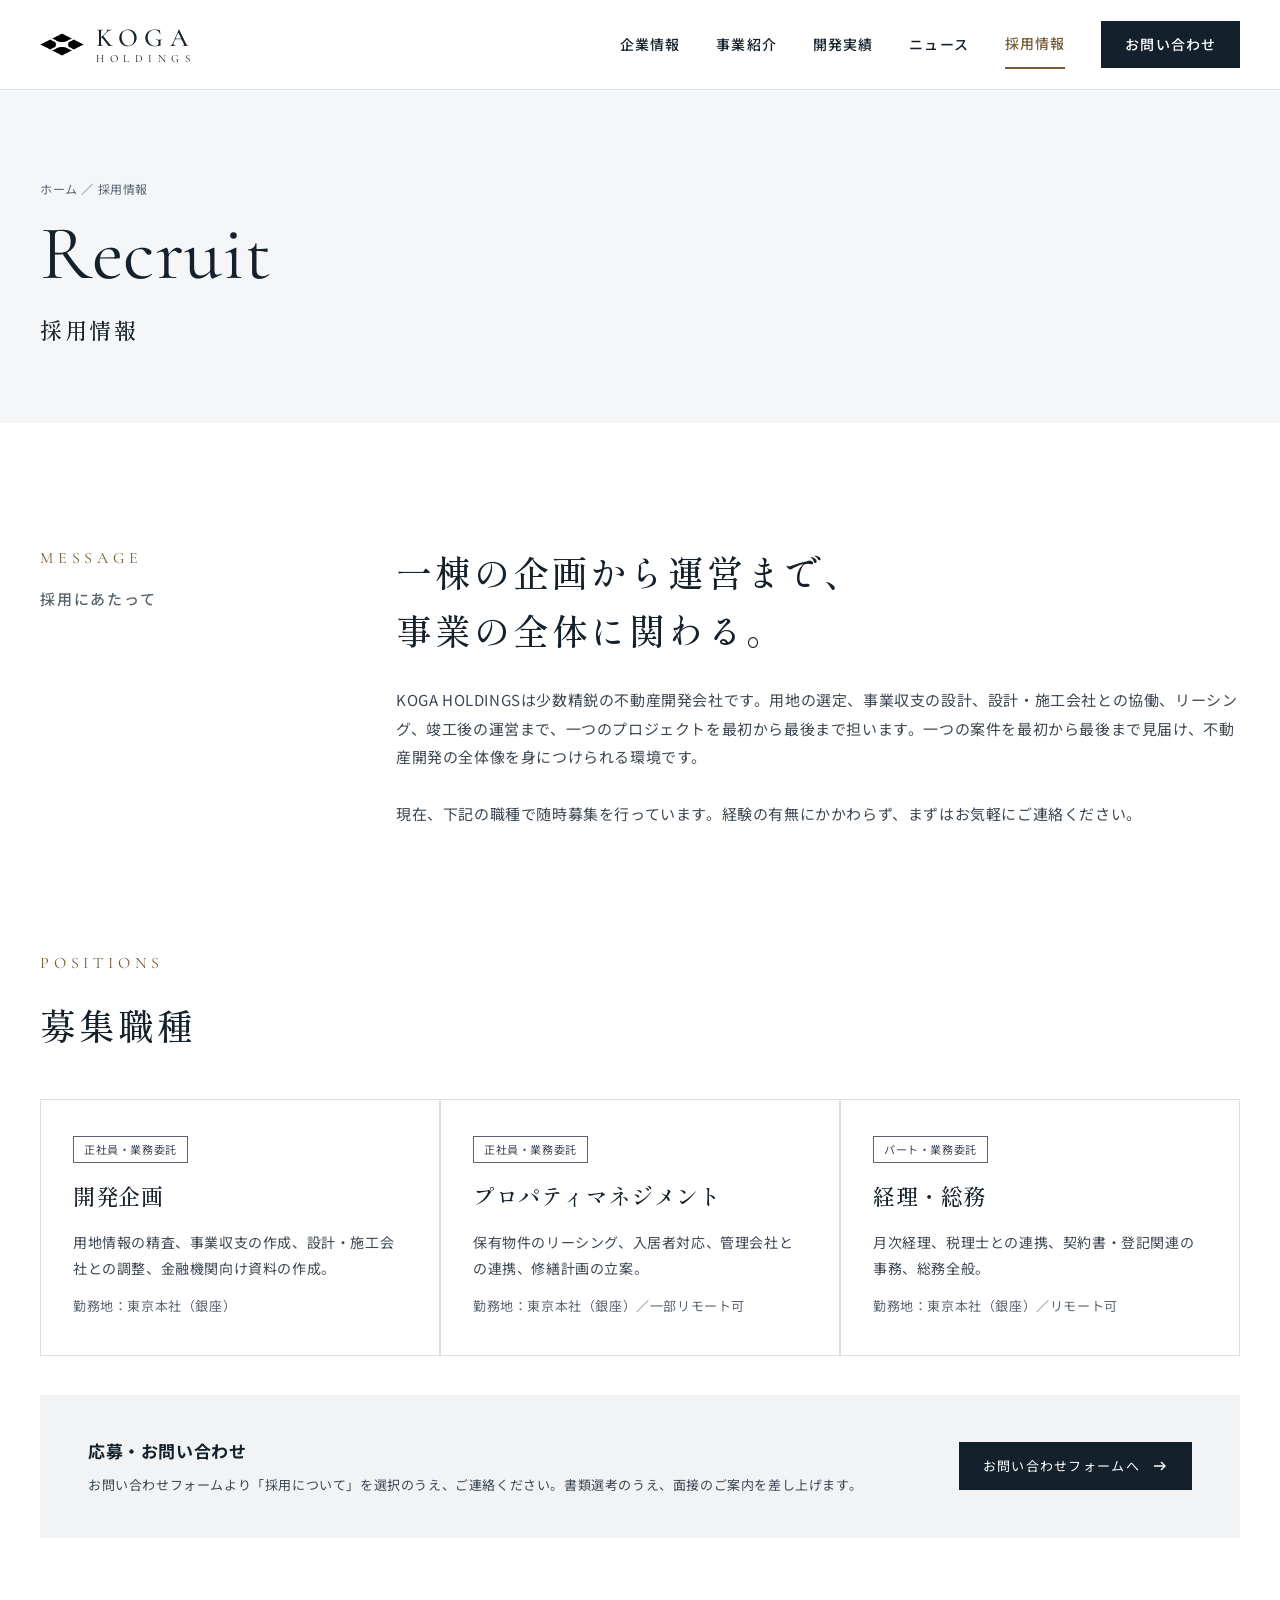
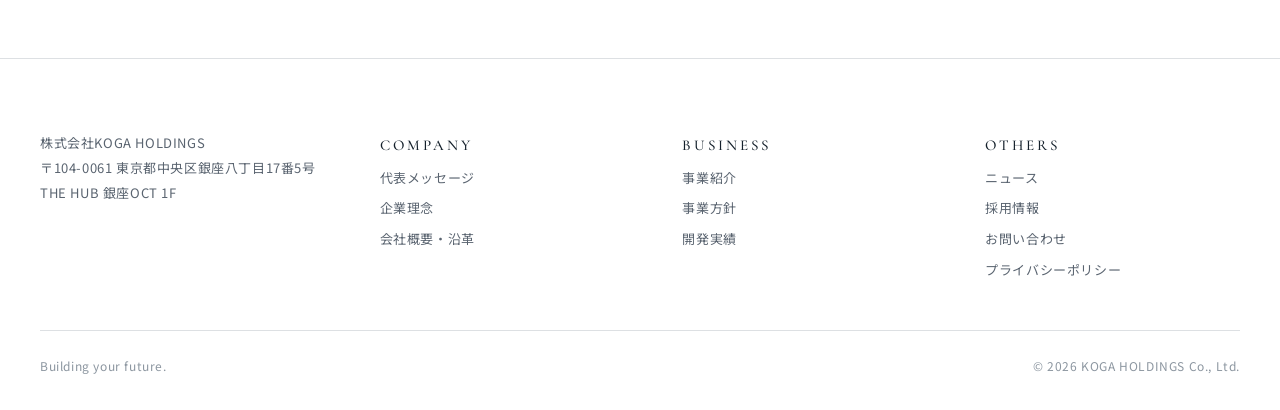
<file: recruit.html>
<!doctype html>
<html lang="ja">
<head>
<meta charset="utf-8">
<meta name="viewport" content="width=device-width, initial-scale=1">
<title>採用情報｜株式会社KOGA HOLDINGS</title>
<meta name="description" content="株式会社KOGA HOLDINGSは、用地の選定から企画・開発、竣工後の保有・運営までを一貫して手がける不動産開発会社です。Building your future. 喜びと安らぎを与える空間を創造します。">
<meta property="og:site_name" content="株式会社KOGA HOLDINGS">
<meta property="og:title" content="採用情報｜株式会社KOGA HOLDINGS">
<meta property="og:description" content="株式会社KOGA HOLDINGSは、用地の選定から企画・開発、竣工後の保有・運営までを一貫して手がける不動産開発会社です。Building your future. 喜びと安らぎを与える空間を創造します。">
<meta property="og:type" content="website">
<meta property="og:image" content="https://www.kogahd.jp/images/takeshita-hero.jpg">
<link rel="icon" href="images/logo.png" type="image/png">
<link rel="preconnect" href="https://fonts.googleapis.com">
<link rel="preconnect" href="https://fonts.gstatic.com" crossorigin>
<link href="https://fonts.googleapis.com/css2?family=Cormorant+Garamond:wght@400;500&family=Shippori+Mincho:wght@500;600&family=Noto+Sans+JP:wght@400;500;700&display=swap" rel="stylesheet">
<link rel="stylesheet" href="style.css?v=20261026a">
<script src="site.js?v=20261026a"></script>
</head>
<body>
<div style="width: 100%; background: #FFFFFF; color: #14202B; font-family: 'Noto Sans JP', system-ui, sans-serif; font-size: 15px; line-height: 1.9; letter-spacing: 0.04em">

<header style="background: #FFFFFF; border-bottom: 1px solid #DDE0E3">
<div style="max-width: 1280px; margin: 0 auto; padding: 20px 40px; display: flex; flex-wrap: wrap; align-items: center; justify-content: space-between; gap: 16px 40px">
<a href="index.html" style="display: flex; align-items: center; line-height: 1.1">
<img src="images/logo.png" alt="" aria-hidden="true" style="width: 44px; height: 23px; display: block; margin-right: 12px"><span style="display: flex; flex-direction: column">
<span style="font-family: 'Cormorant Garamond', serif; font-size: 26px; letter-spacing: 0.24em; font-weight: 500">KOGA</span>
<span style="font-family: 'Cormorant Garamond', serif; font-size: 11px; letter-spacing: 0.5em">HOLDINGS</span>
</span>
</a>
<button class="nav-toggle" type="button" aria-label="メニューを開く" aria-expanded="false"><span></span><span></span><span></span></button>
<nav class="site-nav" aria-label="メインメニュー" style="display: flex; flex-wrap: wrap; align-items: center; gap: 4px 36px; font-size: 14px; font-weight: 500; letter-spacing: 0.08em">
<a href="company.html" style="padding: 10px 0">企業情報</a>
<a href="business.html" style="padding: 10px 0">事業紹介</a>
<a href="projects.html" style="padding: 10px 0">開発実績</a>
<a href="news.html" style="padding: 10px 0">ニュース</a>
<a href="recruit.html" style="padding: 10px 0; color: #7A5B38; border-bottom: 2px solid #7A5B38">採用情報</a>
<a href="contact.html" style="padding: 10px 24px; background: #14202B; color: #FFFFFF">お問い合わせ</a>
</nav>
</div>
</header>

<section style="background: #F5F6F7; color: #14202B; padding: 88px 40px 72px">
<div style="max-width: 1200px; margin: 0 auto; display: flex; flex-direction: column; gap: 12px">
<span style="font-size: 12px; color: #5A6470">ホーム ／ 採用情報</span>
<p style="margin: 0; font-family: 'Cormorant Garamond', serif; font-size: clamp(48px, 6vw, 80px); line-height: 1.1; font-weight: 400">Recruit</p>
<h1 style="margin: 0; font-family: 'Shippori Mincho', serif; font-weight: 500; font-size: 22px; letter-spacing: 0.12em">採用情報</h1>
</div>
</section>

<section style="padding: 120px 40px">
<div style="max-width: 1200px; margin: 0 auto; display: flex; flex-wrap: wrap; gap: 48px 96px">
<div style="flex: 1 1 260px; min-width: 0">
<p style="margin: 0 0 12px; font-family: 'Cormorant Garamond', serif; font-size: 16px; letter-spacing: 0.3em; color: #7A5B38">MESSAGE</p>
<h2 style="margin: 0; font-size: 15px; font-weight: 500; color: #5A6470; letter-spacing: 0.12em">採用にあたって</h2>
</div>
<div style="flex: 999 1 560px; min-width: 0; display: flex; flex-direction: column; gap: 28px">
<p style="margin: 0; font-family: 'Shippori Mincho', serif; font-weight: 500; font-size: clamp(26px, 3vw, 36px); line-height: 1.6; letter-spacing: 0.08em">一棟の企画から運営まで、<br>事業の全体に関わる。</p>
<p style="margin: 0; color: #3D4752">KOGA HOLDINGSは少数精鋭の不動産開発会社です。用地の選定、事業収支の設計、設計・施工会社との協働、リーシング、竣工後の運営まで、一つのプロジェクトを最初から最後まで担います。一つの案件を最初から最後まで見届け、不動産開発の全体像を身につけられる環境です。</p>
<p style="margin: 0; color: #3D4752">現在、下記の職種で随時募集を行っています。経験の有無にかかわらず、まずはお気軽にご連絡ください。</p>
</div>
</div>
</section>

<section style="padding: 0 40px 120px">
<div style="max-width: 1200px; margin: 0 auto; display: flex; flex-direction: column; gap: 40px">
<div>
<p style="margin: 0 0 12px; font-family: 'Cormorant Garamond', serif; font-size: 16px; letter-spacing: 0.3em; color: #7A5B38">POSITIONS</p>
<h2 style="margin: 0; font-family: 'Shippori Mincho', serif; font-weight: 500; font-size: clamp(26px, 3vw, 36px); letter-spacing: 0.08em">募集職種</h2>
</div>
<div style="display: grid; grid-template-columns: repeat(auto-fit, minmax(300px, 1fr)); gap: 2px; background: #DDE0E3; border: 1px solid #DDE0E3">
<div style="background: #FFFFFF; padding: 36px 32px; display: flex; flex-direction: column; gap: 12px">
<span style="font-size: 11px; padding: 2px 10px; border: 1px solid #5A6470; color: #3D4752; align-self: flex-start">正社員・業務委託</span>
<span style="font-family: 'Shippori Mincho', serif; font-size: 22px; font-weight: 500">開発企画</span>
<span style="font-size: 14px; color: #3D4752">用地情報の精査、事業収支の作成、設計・施工会社との調整、金融機関向け資料の作成。</span>
<span style="font-size: 13px; color: #5A6470">勤務地：東京本社（銀座）</span>
</div>
<div style="background: #FFFFFF; padding: 36px 32px; display: flex; flex-direction: column; gap: 12px">
<span style="font-size: 11px; padding: 2px 10px; border: 1px solid #5A6470; color: #3D4752; align-self: flex-start">正社員・業務委託</span>
<span style="font-family: 'Shippori Mincho', serif; font-size: 22px; font-weight: 500">プロパティマネジメント</span>
<span style="font-size: 14px; color: #3D4752">保有物件のリーシング、入居者対応、管理会社との連携、修繕計画の立案。</span>
<span style="font-size: 13px; color: #5A6470">勤務地：東京本社（銀座）／一部リモート可</span>
</div>
<div style="background: #FFFFFF; padding: 36px 32px; display: flex; flex-direction: column; gap: 12px">
<span style="font-size: 11px; padding: 2px 10px; border: 1px solid #5A6470; color: #3D4752; align-self: flex-start">パート・業務委託</span>
<span style="font-family: 'Shippori Mincho', serif; font-size: 22px; font-weight: 500">経理・総務</span>
<span style="font-size: 14px; color: #3D4752">月次経理、税理士との連携、契約書・登記関連の事務、総務全般。</span>
<span style="font-size: 13px; color: #5A6470">勤務地：東京本社（銀座）／リモート可</span>
</div>
</div>
<div style="display: flex; flex-wrap: wrap; align-items: center; justify-content: space-between; gap: 24px 48px; padding: 40px 48px; background: #F2F3F4">
<div style="display: flex; flex-direction: column; gap: 6px; flex: 999 1 420px; min-width: 0">
<span style="font-weight: 700; font-size: 17px">応募・お問い合わせ</span>
<span style="font-size: 13px; color: #3D4752">お問い合わせフォームより「採用について」を選択のうえ、ご連絡ください。書類選考のうえ、面接のご案内を差し上げます。</span>
</div>
<a href="contact.html" style="display: inline-flex; align-items: center; gap: 12px; min-height: 48px; padding: 0 24px; background: #14202B; color: #FFFFFF; font-size: 13px; letter-spacing: 0.1em">お問い合わせフォームへ
<svg aria-hidden="true" width="16" height="16" viewBox="0 0 16 16" fill="none" stroke="currentColor" stroke-width="1.4"><path d="M2 8h11M9 4l4 4-4 4"></path></svg></a>
</div>
</div>
</section>

<footer style="background: #FFFFFF; color: #5A6470; border-top: 1px solid #DDE0E3; padding: 72px 40px 32px">
<div style="max-width: 1200px; margin: 0 auto; display: flex; flex-direction: column; gap: 48px">
<div style="display: flex; flex-wrap: wrap; justify-content: space-between; gap: 40px 64px">
<div style="display: flex; flex-direction: column; gap: 16px">
<p style="margin: 0; font-size: 13px; line-height: 1.9">株式会社KOGA HOLDINGS<br>〒104-0061 東京都中央区銀座八丁目17番5号<br>THE HUB 銀座OCT 1F</p>
</div>
<div style="display: grid; grid-template-columns: repeat(auto-fit, minmax(120px, 1fr)); gap: 24px 48px; font-size: 13px; flex: 1 1 320px; min-width: 0">
<div style="display: flex; flex-direction: column; gap: 6px">
<span style="color: #14202B; font-weight: 500; font-family: 'Cormorant Garamond', serif; font-size: 15px; letter-spacing: 0.2em">COMPANY</span>
<a href="company.html" style="color: #5A6470">代表メッセージ</a>
<a href="company.html" style="color: #5A6470">企業理念</a>
<a href="company.html" style="color: #5A6470">会社概要・沿革</a>
</div>
<div style="display: flex; flex-direction: column; gap: 6px">
<span style="color: #14202B; font-weight: 500; font-family: 'Cormorant Garamond', serif; font-size: 15px; letter-spacing: 0.2em">BUSINESS</span>
<a href="business.html" style="color: #5A6470">事業紹介</a>
<a href="business.html#strength" style="color: #5A6470">事業方針</a>
<a href="projects.html" style="color: #5A6470">開発実績</a>
</div>
<div style="display: flex; flex-direction: column; gap: 6px">
<span style="color: #14202B; font-weight: 500; font-family: 'Cormorant Garamond', serif; font-size: 15px; letter-spacing: 0.2em">OTHERS</span>
<a href="news.html" style="color: #5A6470">ニュース</a>
<a href="recruit.html" style="color: #5A6470">採用情報</a>
<a href="contact.html" style="color: #5A6470">お問い合わせ</a>
<a href="privacy.html" style="color: #5A6470">プライバシーポリシー</a>
</div>
</div>
</div>
<div style="border-top: 1px solid #DDE0E3; padding-top: 24px; display: flex; flex-wrap: wrap; justify-content: space-between; gap: 12px; font-size: 12px; color: #8C96A0">
<span>Building your future.</span>
<span>© 2026 KOGA HOLDINGS Co., Ltd.</span>
</div>
</div>
</footer>

</div>
<script>(function(){var b=document.querySelector(".nav-toggle"),h=document.querySelector("header");if(!b||!h)return;b.addEventListener("click",function(){var o=h.classList.toggle("open");b.setAttribute("aria-expanded",o?"true":"false");b.setAttribute("aria-label",o?"メニューを閉じる":"メニューを開く")})})();</script>
</body>
</html>
</file>
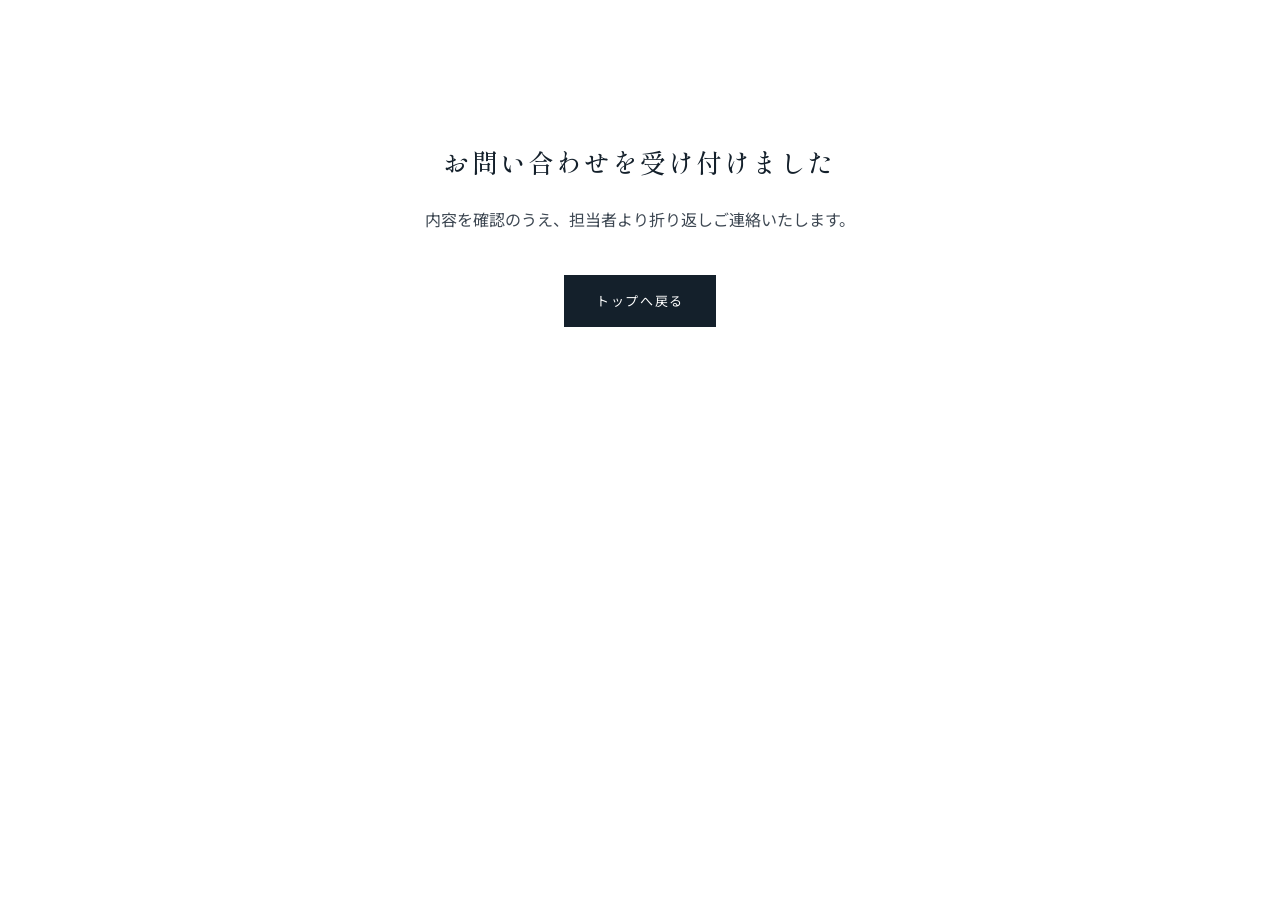
<file: thanks.html>
<!doctype html>
<html lang="ja"><head><meta charset="utf-8"><meta name="viewport" content="width=device-width, initial-scale=1"><title>送信完了｜株式会社KOGA HOLDINGS</title><link rel="stylesheet" href="style.css?v=20261026a"><link href="https://fonts.googleapis.com/css2?family=Shippori+Mincho:wght@500&family=Noto+Sans+JP:wght@400&display=swap" rel="stylesheet"><script src="site.js?v=20261026a"></script>
</head>
<body><main style="max-width: 720px; margin: 0 auto; padding: 120px 20px; text-align: center; line-height: 1.9">
<h1 style="font-family: 'Shippori Mincho', serif; font-weight: 500; font-size: 26px; letter-spacing: 0.08em">お問い合わせを受け付けました</h1>
<p style="color: #3D4752">内容を確認のうえ、担当者より折り返しご連絡いたします。</p>
<p><a href="index.html" style="display: inline-block; margin-top: 24px; padding: 14px 32px; background: #14202B; color: #FFFFFF; font-size: 13px; letter-spacing: 0.12em">トップへ戻る</a></p>
</main></body></html>
</file>
<file: style.css>
*{box-sizing:border-box}
html{scroll-behavior:smooth}
body{margin:0;background:#FFFFFF;color:#14202B;font-family:"Noto Sans JP",system-ui,-apple-system,sans-serif;-webkit-font-smoothing:antialiased}
a{color:#14202B;text-decoration:none}a:hover{color:#7A5B38}
img{max-width:100%}
input,textarea,select,button{font-family:inherit}
.site-nav a{white-space:nowrap}
.nav-toggle{display:none;background:none;border:0;padding:12px 4px 12px 12px;margin:-8px -4px -8px 0;cursor:pointer;width:44px;height:44px;flex-direction:column;justify-content:center;gap:6px;align-items:flex-end}
.nav-toggle span{display:block;width:26px;height:1.5px;background:#14202B;transition:transform .25s,opacity .25s}
.nav-toggle span:nth-child(2){width:18px}
header.open .nav-toggle span:nth-child(1){transform:translateY(7.5px) rotate(45deg)}
header.open .nav-toggle span:nth-child(2){opacity:0}
header.open .nav-toggle span:nth-child(3){transform:translateY(-7.5px) rotate(-45deg);width:26px}
@media (max-width:720px){
  header>div{flex-wrap:nowrap!important;padding-top:14px!important;padding-bottom:14px!important;gap:12px!important}
  .nav-toggle{display:flex}
  .site-nav{display:none!important}
  header.open>div{flex-wrap:wrap!important}
  header.open .site-nav{display:flex!important;flex:1 0 100%;flex-direction:column;align-items:stretch!important;gap:0!important;font-size:15px!important;margin-top:8px;border-top:1px solid #DDE0E3}
  header.open .site-nav a{padding:16px 0!important;border-bottom:1px solid #EEF0F2;text-align:left}
  header.open .site-nav a:last-child{margin-top:16px;text-align:center;border:0}
  .topbar{display:none!important}
  .kpi{grid-template-columns:repeat(2,1fr)!important}
  .kpi>div{padding:18px 12px 18px 0!important;border-right:0!important;border-bottom:1px solid #EEF0F2}
  .kpi>div:nth-child(even){padding-left:16px!important;border-left:1px solid #DDE0E3}
  .kpi>div>span:nth-child(2){font-size:30px!important}
  .kpi>div>span:nth-child(2) span{font-size:12px!important}
  .kpi>div:last-child{grid-column:1/-1;border-left:0!important;border-bottom:0}
  .kpi>div:last-child>span:nth-child(2){font-size:17px!important;line-height:1.6!important}
  .ceo-col{flex-basis:200px!important;max-width:200px!important}
  .gal-item{flex-basis:132px!important}
  section,header>div{padding-left:20px!important;padding-right:20px!important}
  .sec-tight{padding-top:56px!important;padding-bottom:56px!important}
  .hero-text{padding-bottom:110px!important}
  .hero-cap{left:20px!important;right:20px!important;width:fit-content;max-width:calc(100% - 40px);margin:0 auto!important;white-space:normal!important;text-align:center;font-size:10px!important;bottom:14px!important}
}

/* ---- モーション ---- */
html{animation:pgin .7s ease both}
@keyframes pgin{from{opacity:0}to{opacity:1}}
html.leaving body{opacity:0;transition:opacity .25s ease}
html.js .rv{opacity:0;will-change:opacity,transform;transition:opacity 1s cubic-bezier(.2,.7,.2,1),transform 1s cubic-bezier(.2,.7,.2,1)}
html.js .rv-up{transform:translateY(28px)}
html.js .rv.in{opacity:1;transform:none}
html.js .hero-cap.rv{transform:none;transition:opacity .5s ease}
html.js .hero-img{transform:scale(1.1);transition:transform 2.8s cubic-bezier(.2,.6,.2,1)}
html.js .hero-in .hero-img{transform:scale(1)}
html.js .img-frame img{transform:scale(1.07);opacity:0;transition:transform 1.6s cubic-bezier(.2,.6,.2,1),opacity 1.1s ease}
html.js .img-frame.in img{transform:scale(1);opacity:1}
html.js .img-frame.in:hover img{transform:scale(1.035);transition:transform 1.2s cubic-bezier(.2,.6,.2,1)}
.gal-item img{will-change:transform}
a{transition:color .25s ease,opacity .25s ease,background-color .3s ease,border-color .3s ease}
.site-nav a:not(:last-child){position:relative}
.site-nav a:not(:last-child)::after{content:"";position:absolute;left:0;right:0;bottom:6px;height:1px;background:#7A5B38;transform:scaleX(0);transform-origin:left;transition:transform .35s ease}
.site-nav a:not(:last-child):hover::after{transform:scaleX(1)}
.site-nav a:last-child:hover{background:#7A5B38!important;color:#fff!important}
a[href$="company.html"][style*="inline-flex"]:hover,a[style*="border: 1px solid #14202B"]:hover{background:#14202B;color:#fff}
@media (prefers-reduced-motion: reduce){
  html,html.leaving body{animation:none;transition:none}
  *{scroll-behavior:auto!important}
}
/* ページ内メニュー（企業情報） */
.page-nav{position:sticky;top:0;z-index:20;background:#F2F3F4;border-bottom:1px solid #DDE0E3}
.page-nav-inner{max-width:1200px;margin:0 auto;padding:0 40px;display:flex;gap:40px;font-size:14px}
.page-nav-inner a{padding:18px 0;white-space:nowrap}
section[id]{scroll-margin-top:64px}
@media (max-width:720px){
  .page-nav-inner{padding:0 20px;gap:22px;font-size:13px;overflow-x:auto;scrollbar-width:none;-webkit-overflow-scrolling:touch;-webkit-mask-image:linear-gradient(90deg,#000 85%,transparent);mask-image:linear-gradient(90deg,#000 85%,transparent)}
  .page-nav-inner::-webkit-scrollbar{display:none}
  .page-nav-inner a{padding:14px 0}
  .page-nav-inner a:last-child{padding-right:24px}
  section[id]{scroll-margin-top:52px}
}
</file>
